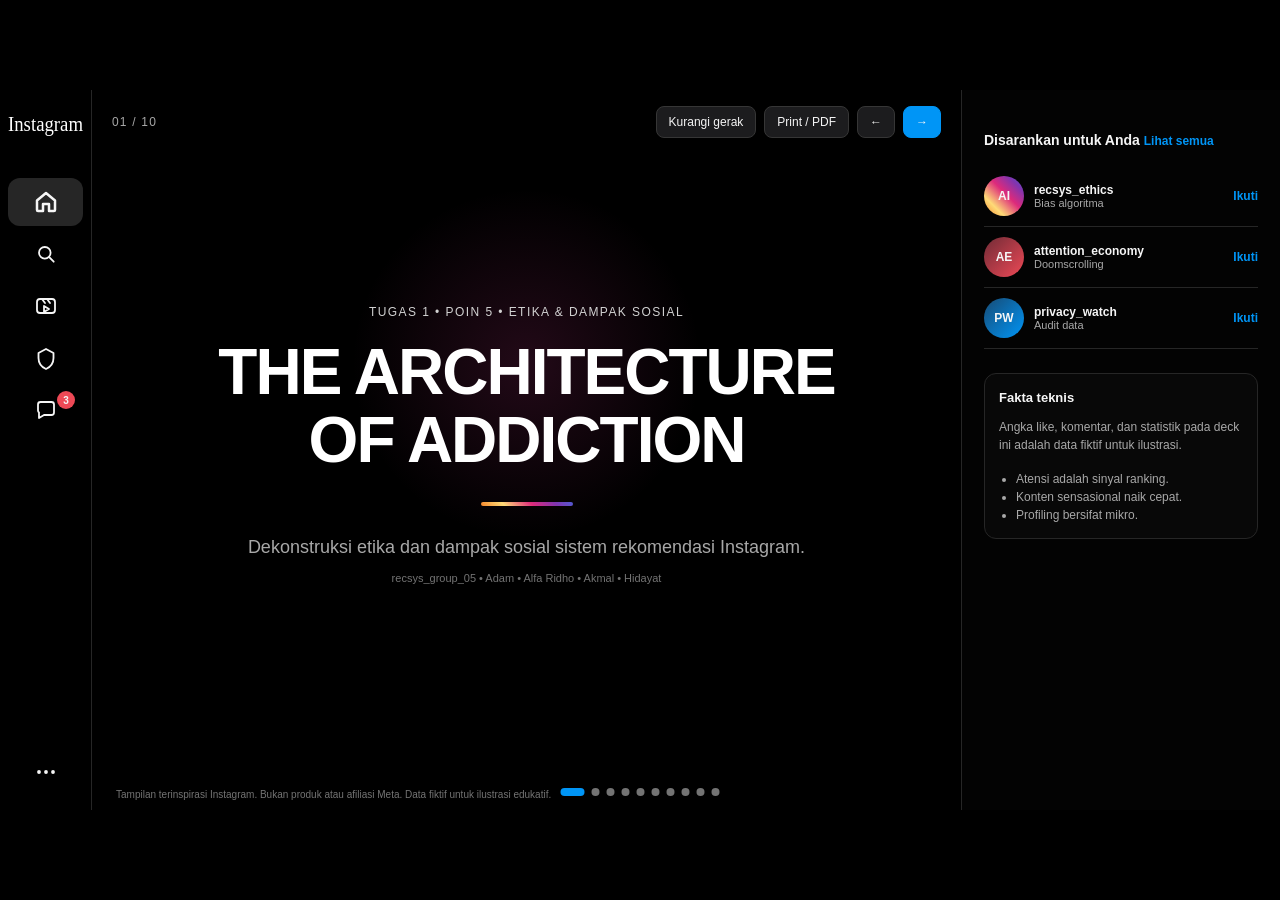
<file: index.html>
<!doctype html>
<html lang="id">
<head>
<meta charset="utf-8">
<meta name="viewport" content="width=device-width,initial-scale=1">
<title>The Architecture of Addiction - Instagram Web Deck</title>
<style>
:root{--bg:#000;--s1:#121212;--s2:#1c1c1e;--s3:#262626;--sep:#262626;--border:#363636;--text:#f5f5f5;--muted:#a8a8a8;--dim:#737373;--blue:#0095f6;--red:#ed4956;--purple:#c13584;--ig:linear-gradient(45deg,#f58529,#feda77 25%,#dd2a7b 55%,#8134af 80%,#515bd4);--ease:cubic-bezier(.22,1,.36,1)}
*{box-sizing:border-box}html,body{margin:0;background:#000;color:var(--text);font-family:-apple-system,BlinkMacSystemFont,"Segoe UI",Roboto,Arial,sans-serif}body{min-height:100vh;overflow:hidden}.stage{position:fixed;left:50%;top:50%;width:1280px;height:720px;transform:translate(-50%,-50%);transform-origin:center;background:var(--bg);overflow:hidden}.app{height:100%;display:grid;grid-template-columns:92px minmax(0,1fr) 319px}.side{border-right:1px solid var(--sep);padding:14px 8px;display:flex;flex-direction:column;gap:16px}.logo{display:flex;justify-content:center;margin:7px 0 24px;overflow:visible}.side{position:relative;z-index:40;background:#000;overflow:visible}.side nav{display:grid;gap:4px}.nav{height:48px;border:0;background:transparent;color:var(--text);border-radius:12px;display:grid;place-items:center;position:relative;cursor:pointer}.nav:hover,.nav.active{background:var(--s3)}.nav svg{width:24px;height:24px;fill:none;stroke:currentColor;stroke-width:1.8;stroke-linecap:round;stroke-linejoin:round}.nav.active svg{stroke-width:2.5}.notif{position:absolute;right:8px;top:5px;background:var(--red);border-radius:50%;min-width:18px;height:18px;padding:0 4px;font-size:10px;font-weight:700;display:grid;place-items:center}.lower{margin-top:auto}.center{position:relative;overflow:hidden}.slide{position:absolute;inset:0;opacity:0;visibility:hidden;transform:translateX(40px);transition:opacity .45s var(--ease),transform .45s var(--ease);padding:32px 42px}.slide.active{opacity:1;visibility:visible;transform:none}.slide h1,.slide h2,.slide h3{margin:0}.slide h1{font-size:42px;line-height:1.05;letter-spacing:-1.5px}.slide h2{font-size:28px;line-height:1.12}.eyebrow{color:var(--muted);font-size:12px;text-transform:uppercase;letter-spacing:.12em}.muted{color:var(--muted)}.tiny{font-size:11px;color:var(--dim)}.pill,.badge{display:inline-flex;align-items:center;border-radius:6px;padding:5px 9px;font-size:11px;font-weight:700;letter-spacing:.03em}.badge.red{color:var(--red);border:1px solid rgba(237,73,86,.6);background:rgba(237,73,86,.18)}.badge.blue{color:var(--blue);border:1px solid rgba(0,149,246,.5);background:rgba(0,149,246,.16)}.badge.purple{color:#e48ac0;border:1px solid rgba(193,53,132,.6);background:rgba(193,53,132,.16)}.right{border-left:1px solid var(--sep);padding:28px 22px;background:rgba(255,255,255,.01)}.right h3{font-size:14px;margin-bottom:18px}.suggest{display:flex;align-items:center;gap:10px;padding:10px 0;border-bottom:1px solid var(--sep)}.avatar{width:40px;height:40px;border-radius:50%;display:grid;place-items:center;font-size:12px;font-weight:700;background:var(--ig);flex:none}.avatar.sm{width:32px;height:32px}.suggest b{font-size:12px;display:block}.suggest small{font-size:11px;color:var(--muted);display:block}.follow{margin-left:auto;color:var(--blue);font-size:12px;font-weight:700}.facts{margin-top:24px;padding:14px;border:1px solid var(--sep);border-radius:12px;background:rgba(255,255,255,.02)}.facts b{font-size:13px}.facts p,.facts li{font-size:12px;line-height:1.5;color:var(--muted)}.facts ul{padding-left:17px;margin-bottom:0}.toolbar{position:absolute;z-index:20;top:16px;left:112px;right:339px;display:flex;justify-content:space-between;align-items:center;pointer-events:none}.toolbar>*{pointer-events:auto}.counter{font-size:12px;color:var(--muted);letter-spacing:.1em}.controls{display:flex;gap:8px}.btn{border:1px solid var(--border);background:var(--s2);color:var(--text);border-radius:8px;padding:8px 12px;cursor:pointer;font-size:12px}.btn.primary{background:var(--blue);border-color:var(--blue)}.btn:focus-visible,.nav:focus-visible{outline:2px solid var(--blue);outline-offset:2px}.profile{padding-top:78px}.profile-head{display:flex;gap:28px;align-items:center}.profile-avatar{width:132px;height:132px;border-radius:50%;padding:4px;background:var(--ig);display:grid;place-items:center}.profile-avatar span{width:100%;height:100%;border-radius:50%;background:var(--s2);display:grid;place-items:center;font-size:45px;border:3px solid #000}.profile-info{flex:1}.userline{display:flex;gap:12px;align-items:center;margin:8px 0 14px}.username{font-size:20px;font-weight:600}.stats{display:flex;gap:24px;font-size:14px;margin-bottom:16px}.bio{max-width:620px;line-height:1.5;font-size:14px}.quote{color:var(--red);font-style:italic}.highlights{display:flex;gap:20px;margin-top:24px}.highlight{text-align:center;font-size:12px;color:var(--muted)}.ring{width:64px;height:64px;border-radius:50%;padding:3px;background:var(--ig);display:grid;place-items:center;margin:auto auto 7px}.ring span{width:100%;height:100%;border-radius:50%;background:var(--s2);border:2px solid #000;display:grid;place-items:center;font-size:23px}.profile-grid{display:grid;grid-template-columns:repeat(3,1fr);gap:7px;margin-top:24px}.tile{height:105px;display:grid;place-items:end center;padding-bottom:10px;border:1px solid var(--border);position:relative;overflow:hidden;font-weight:700}.tile:before{content:"";position:absolute;inset:0;background:radial-gradient(circle at 30% 25%,rgba(255,255,255,.35),transparent 18%),linear-gradient(135deg,rgba(255,255,255,.1),transparent 55%)}.tile span{position:relative;text-shadow:0 2px 7px #000}.t1{background:linear-gradient(135deg,#702b36,#211015)}.t2{background:linear-gradient(135deg,#1c5d94,#0a1828)}.t3{background:linear-gradient(135deg,#5e3c70,#1b1224)}.t4{background:linear-gradient(135deg,#545454,#151515)}.t5{background:linear-gradient(135deg,#8b5b2a,#25150a)}.t6{background:linear-gradient(135deg,#234e42,#0b1d17)}.post{padding-top:82px;max-width:680px;margin:auto}.post-head{display:flex;align-items:center;gap:10px;margin-bottom:14px}.post-head .dots{margin-left:auto;font-size:18px}.media{border:1px solid var(--border);min-height:300px;padding:20px;display:grid;grid-template-columns:1fr 1fr;gap:12px;background:#090909}.media-card{padding:20px;border-radius:10px;display:flex;flex-direction:column;justify-content:center;gap:12px;line-height:1.45}.media-card.blue{background:linear-gradient(145deg,#0d4e7c,#10202c)}.media-card.red{background:linear-gradient(145deg,#702a35,#261014)}.media-card b{font-size:12px}.media-card strong{font-size:20px}.actions{display:flex;gap:20px;padding:13px 0;font-size:14px}.actions .save{margin-left:auto}.caption{font-size:13px;line-height:1.5}.funnel{list-style:none;padding:0;margin:15px 0}.funnel li{opacity:.35;padding:10px;border-bottom:1px solid var(--sep);font-size:12px;transition:.4s}.funnel li.on{opacity:1;color:var(--red)}.carousel-layout{display:grid;grid-template-columns:1fr 250px;gap:25px;height:100%;align-items:center}.carousel{overflow:hidden;border:1px solid var(--border);border-radius:12px}.track{display:flex;transition:transform .45s var(--ease)}.panel{min-width:100%;padding:30px;height:370px;display:flex;flex-direction:column;justify-content:center;gap:14px;background:linear-gradient(135deg,#3b2229,#120b0d)}.panel:nth-child(2){background:linear-gradient(135deg,#3b301e,#13100a)}.panel:nth-child(3){background:linear-gradient(135deg,#1c3a4b,#0b1317)}.panel strong{font-size:30px}.dots{display:flex;justify-content:center;gap:7px;padding:12px}.dot{width:7px;height:7px;border-radius:50%;background:var(--dim);cursor:pointer}.dot.on{background:#fff}.reels-layout{display:grid;grid-template-columns:1fr 360px 1fr;gap:28px;height:100%;align-items:center}.reels-copy{align-self:center}.reel-frame{height:590px;border:1px solid var(--border);border-radius:14px;overflow:hidden;position:relative;background:linear-gradient(160deg,#7b2639,#20101a 48%,#10192c)}.reel-inner{height:100%;padding:24px;display:flex;flex-direction:column;justify-content:flex-end;background:radial-gradient(circle at 50% 26%,rgba(255,255,255,.25),transparent 22%)}.reel-inner h2{font-size:26px}.reel-inner p{font-size:13px;color:#ddd;line-height:1.5}.reel-progress{position:absolute;top:12px;left:12px;right:12px;height:3px;background:rgba(255,255,255,.3)}.reel-progress i{display:block;width:42%;height:100%;background:#fff}.reel-actions{display:grid;gap:22px;text-align:center;color:var(--muted);font-size:12px}.reel-actions b{display:block;color:#fff;font-size:24px}.story-layout{height:100%;display:grid;grid-template-columns:160px 420px 160px;justify-content:center;align-items:center;gap:16px}.neighbor{height:510px;border-radius:12px;filter:blur(6px);opacity:.45;background:linear-gradient(145deg,#4a2431,#111);padding:22px}.story{height:620px;border-radius:12px;border:1px solid var(--border);padding:14px;background:linear-gradient(160deg,#6f2434,#16131d 58%,#0d2940);position:relative;display:flex;flex-direction:column;justify-content:flex-end}.segments{display:flex;gap:5px;position:absolute;top:13px;left:14px;right:14px}.segments i{height:3px;border-radius:2px;background:#fff;flex:1;opacity:.8}.story h2{font-size:28px}.story p{font-size:14px;line-height:1.5}.modal-bg{position:absolute;inset:0;background:rgba(0,0,0,.55);display:grid;place-items:center}.modal{width:470px;background:var(--s3);border-radius:16px;border:1px solid var(--border);padding:22px;box-shadow:0 16px 48px #000;transform:scale(.94);animation:pop .5s var(--ease) forwards}.modal h2{text-align:center;font-size:17px;margin-bottom:18px}.modal-row{padding:14px 0;border-top:1px solid var(--border);font-size:13px;line-height:1.5}.modal-row.red{color:var(--red)}.settings{padding-top:78px;max-width:720px;margin:auto}.setting{height:72px;border-bottom:1px solid var(--sep);display:flex;align-items:center;gap:16px}.setting svg{width:22px}.setting div{flex:1}.setting b{display:block;font-size:14px}.setting small{color:var(--muted);font-size:12px}.toggle{width:44px;height:26px;border-radius:20px;background:var(--blue);padding:3px;cursor:pointer}.toggle i{display:block;width:20px;height:20px;border-radius:50%;background:#fff;margin-left:18px}.dm{height:100%;display:grid;grid-template-columns:220px 1fr;padding-top:54px}.threads{border-right:1px solid var(--sep);padding:14px}.thread{display:flex;gap:9px;padding:12px 4px}.chat{padding:24px 38px 130px;display:flex;flex-direction:column;justify-content:center;gap:10px}.bubble{max-width:65%;padding:11px 14px;border-radius:18px;background:var(--s3);font-size:13px;line-height:1.45;animation:rise .4s var(--ease) both}.bubble.sent{align-self:flex-end;background:var(--blue)}.bubble:nth-child(2){animation-delay:.25s}.bubble:nth-child(3){animation-delay:.5s}.bubble:nth-child(4){animation-delay:.75s}.typing{color:var(--muted);font-size:12px}.qa{height:100%;display:grid;place-items:center;background:var(--ig)}.sticker{background:#fff;color:#111;padding:30px 48px;border-radius:8px;text-align:center;transform:rotate(-1.5deg);box-shadow:0 18px 40px rgba(0,0,0,.35);animation:drop .8s var(--ease) both}.sticker h1{font-size:30px;margin-bottom:12px}.sticker p{font-size:14px}.disclaimer{position:absolute;bottom:10px;left:116px;z-index:5;font-size:10px;color:var(--dim)}.pager{position:absolute;bottom:14px;left:50%;transform:translateX(-50%);z-index:30;display:flex;gap:7px}.pager button{width:8px;height:8px;border:0;border-radius:50%;background:var(--dim);padding:0}.pager button.active{width:24px;border-radius:10px;background:var(--blue)}@keyframes pop{to{transform:scale(1)}}@keyframes rise{from{opacity:0;transform:translateY(12px)}to{opacity:1;transform:none}}@keyframes drop{from{opacity:0;transform:rotate(-1.5deg) translateY(-120px)}to{opacity:1;transform:rotate(-1.5deg)}}@keyframes spin{to{transform:rotate(360deg)}}
 .opening{display:grid;place-items:center;text-align:center;background:radial-gradient(circle at 50% 38%,rgba(193,53,132,.18),transparent 28%),#000}.opening-content{max-width:820px}.opening .eyebrow{margin-bottom:20px;color:#d2d2d2}.opening h1{font-size:64px;letter-spacing:-2px}.opening h1 span{display:block;color:#fff}.opening .lead{margin:20px auto 0;max-width:620px;color:var(--muted);font-size:18px;line-height:1.5}.opening .accent{width:92px;height:4px;border-radius:8px;background:var(--ig);margin:28px auto}.opening .tiny{font-size:11px}.team-intro{display:grid;place-items:center;background:linear-gradient(135deg,#101014,#000 62%)}.team-card{width:760px;padding:38px 46px;border:1px solid var(--border);border-radius:18px;background:rgba(28,28,30,.94)}.team-card header{text-align:center;margin-bottom:28px}.team-card h2{font-size:30px}.team-card header p{color:var(--muted);font-size:13px}.team-list{border:1px solid var(--border);border-radius:10px;overflow:hidden}.team-row{display:grid;grid-template-columns:1fr 160px;gap:20px;padding:13px 16px;border-bottom:1px solid var(--border);font-size:14px}.team-row:last-child{border-bottom:0}.team-row span:last-child{color:var(--muted);font-variant-numeric:tabular-nums}.team-note{text-align:center;color:var(--dim);font-size:11px;margin:22px 0 0}.legacy-profile{display:none!important}
.pd-page{height:100%;padding-top:54px;display:flex;flex-direction:column;justify-content:center}.pd-head{display:flex;justify-content:space-between;align-items:center;border-bottom:1px solid var(--sep);padding-bottom:12px;margin-bottom:22px}.pd-head h2{font-size:25px}.pd-grid{display:grid;grid-template-columns:1fr 1fr;gap:14px}.pd-grid.three{grid-template-columns:repeat(3,1fr)}.pd-block{background:var(--s2);border:1px solid var(--border);border-radius:12px;padding:17px}.pd-block h3{font-size:15px;margin-bottom:8px}.pd-block p,.pd-block li{font-size:13px;color:#ddd;line-height:1.5}.pd-block ul{margin:0;padding-left:18px}.pd-block.blue-line{border-top:3px solid var(--blue)}.pd-block.red-line{border-left:3px solid var(--red)}.pd-block.purple-line{border-top:3px solid var(--purple)}.pd-insight{margin-top:16px;padding:13px 16px;border-radius:9px;background:rgba(237,73,86,.09);border:1px solid rgba(237,73,86,.25);color:#ddd;font-size:13px;line-height:1.45}.pd-number{font-size:28px;color:var(--red);font-weight:800;margin-bottom:8px}.pd-quote{text-align:center;margin-top:18px;color:var(--muted);font-size:14px;font-style:italic}.pd-qa{max-width:560px;margin:auto;text-align:center;background:#fff;color:#111;border-radius:18px;padding:32px}.pd-qa h2{color:#111;font-size:24px}.pd-qa p{color:#666;font-size:13px;line-height:1.5}.pd-qa .btn{color:var(--blue);background:#f0f2f5;border-color:#e4e6eb;width:100%;text-align:left}

/* ===== Ilustrasi pada kotak berwarna (warna asli dipertahankan lewat lapisan transparan) ===== */
.media-card.blue{background:linear-gradient(145deg,rgba(13,78,124,0.68),rgba(16,32,44,0.8)),url("data:image/svg+xml,%3Csvg xmlns=%22http://www.w3.org/2000/svg%22 viewBox=%220 0 500 600%22 preserveAspectRatio=%22xMidYMid slice%22%3E%3Cdefs%3E%3CradialGradient id=%22g%22%3E%3Cstop offset=%220%22 stop-color=%22%23fff%22 stop-opacity=%22.55%22/%3E%3Cstop offset=%221%22 stop-color=%22%23fff%22 stop-opacity=%220%22/%3E%3C/radialGradient%3E%3C/defs%3E%3Ccircle cx=%22250%22 cy=%22220%22 r=%22220%22 fill=%22url(%23g)%22 opacity=%220.8400000000000001%22/%3E%3Crect x=%22130%22 y=%2290%22 width=%22240%22 height=%22420%22 rx=%2234%22 fill=%22%23fff%22 fill-opacity=%220.06%22 stroke=%22%23fff%22 stroke-opacity=%220.8%22 stroke-width=%223%22/%3E%3Crect x=%22150%22 y=%22140%22 width=%22200%22 height=%22130%22 rx=%2214%22 fill=%22%23fff%22 fill-opacity=%220.08%22 stroke=%22%23fff%22 stroke-opacity=%220.6%22 stroke-width=%222%22/%3E%3Crect x=%22150%22 y=%22285%22 width=%22200%22 height=%2290%22 rx=%2214%22 fill=%22%23fff%22 fill-opacity=%220.08%22 stroke=%22%23fff%22 stroke-opacity=%220.5%22 stroke-width=%222%22/%3E%3Crect x=%22150%22 y=%22390%22 width=%2295%22 height=%2280%22 rx=%2212%22 fill=%22%23fff%22 fill-opacity=%220.08%22 stroke=%22%23fff%22 stroke-opacity=%220.5%22 stroke-width=%222%22/%3E%3Crect x=%22255%22 y=%22390%22 width=%2295%22 height=%2280%22 rx=%2212%22 fill=%22%23fff%22 fill-opacity=%220.08%22 stroke=%22%23fff%22 stroke-opacity=%220.5%22 stroke-width=%222%22/%3E%3Cg transform=%22translate(250,205) rotate(0) scale(2.5) translate(-12,-12)%22 fill=%22%23fff%22 fill-opacity=%220.2%22 stroke=%22%23fff%22 stroke-opacity=%220.9%22 stroke-width=%221.5%22 stroke-linecap=%22round%22 stroke-linejoin=%22round%22%3E%3Cpath d=%22M7 4l13 8-13 8z%22/%3E%3C/g%3E%3Ccircle cx=%22165%22 cy=%22118%22 r=%2216%22 fill=%22none%22 stroke=%22%23fff%22 stroke-opacity=%220.8%22 stroke-width=%222.5%22/%3E%3Ccircle cx=%22215%22 cy=%22118%22 r=%2216%22 fill=%22none%22 stroke=%22%23fff%22 stroke-opacity=%220.8%22 stroke-width=%222.5%22/%3E%3Ccircle cx=%22265%22 cy=%22118%22 r=%2216%22 fill=%22none%22 stroke=%22%23fff%22 stroke-opacity=%220.8%22 stroke-width=%222.5%22/%3E%3Ccircle cx=%22315%22 cy=%22118%22 r=%2216%22 fill=%22none%22 stroke=%22%23fff%22 stroke-opacity=%220.8%22 stroke-width=%222.5%22/%3E%3Cg transform=%22translate(400,140) rotate(14) scale(1.8333333333333333) translate(-12,-12)%22 fill=%22%23fff%22 fill-opacity=%220.12%22 stroke=%22%23fff%22 stroke-opacity=%220.85%22 stroke-width=%221.5%22 stroke-linecap=%22round%22 stroke-linejoin=%22round%22%3E%3Cpath d=%22M12 21C5 16.5 2 12.5 2 8.5 2 5.5 4.3 3.5 7 3.5c2 0 3.7 1 5 3 1.3-2 3-3 5-3 2.7 0 5 2 5 5 0 4-3 8-10 12.5z%22/%3E%3C/g%3E%3Cg transform=%22translate(95,230) rotate(-12) scale(1.6666666666666667) translate(-12,-12)%22 fill=%22%23fff%22 fill-opacity=%220.12%22 stroke=%22%23fff%22 stroke-opacity=%220.8%22 stroke-width=%221.5%22 stroke-linecap=%22round%22 stroke-linejoin=%22round%22%3E%3Cpath d=%22M4 4h16a2 2 0 0 1 2 2v9a2 2 0 0 1-2 2H9l-5 4v-4H4a2 2 0 0 1-2-2V6a2 2 0 0 1 2-2z%22/%3E%3C/g%3E%3Cg transform=%22translate(410,340) rotate(8) scale(1.9166666666666667) translate(-12,-12)%22 fill=%22%23fff%22 fill-opacity=%220.12%22 stroke=%22%23fff%22 stroke-opacity=%220.8%22 stroke-width=%221.5%22 stroke-linecap=%22round%22 stroke-linejoin=%22round%22%3E%3Cpath d=%22M3 3h8v8H3zM13 3h8v8h-8zM3 13h8v8H3zM13 13h8v8h-8z%22/%3E%3C/g%3E%3Cg transform=%22translate(85,430) rotate(-10) scale(1.5833333333333333) translate(-12,-12)%22 fill=%22%23fff%22 fill-opacity=%220.12%22 stroke=%22%23fff%22 stroke-opacity=%220.7%22 stroke-width=%221.5%22 stroke-linecap=%22round%22 stroke-linejoin=%22round%22%3E%3Cpath d=%22M12 2l3 6.9 7.5.7-5.7 5 1.7 7.4L12 18l-6.5 4 1.7-7.4-5.7-5 7.5-.7z%22/%3E%3C/g%3E%3Cg transform=%22translate(415,470) rotate(10) scale(1.6666666666666667) translate(-12,-12)%22 fill=%22%23fff%22 fill-opacity=%220.12%22 stroke=%22%23fff%22 stroke-opacity=%220.7%22 stroke-width=%221.5%22 stroke-linecap=%22round%22 stroke-linejoin=%22round%22%3E%3Cpath d=%22M22 2L11 13M22 2l-7 20-4-9-9-4z%22/%3E%3C/g%3E%3C/svg%3E") center/cover no-repeat}
.media-card.red{background:linear-gradient(145deg,rgba(112,42,53,0.68),rgba(38,16,20,0.8)),url("data:image/svg+xml,%3Csvg xmlns=%22http://www.w3.org/2000/svg%22 viewBox=%220 0 500 600%22 preserveAspectRatio=%22xMidYMid slice%22%3E%3Cdefs%3E%3CradialGradient id=%22g%22%3E%3Cstop offset=%220%22 stop-color=%22%23fff%22 stop-opacity=%22.55%22/%3E%3Cstop offset=%221%22 stop-color=%22%23fff%22 stop-opacity=%220%22/%3E%3C/radialGradient%3E%3C/defs%3E%3Ccircle cx=%22250%22 cy=%22300%22 r=%22230%22 fill=%22url(%23g)%22 opacity=%220.8400000000000001%22/%3E%3Cline x1=%22250%22 y1=%22300%22 x2=%22110%22 y2=%22150%22 stroke=%22%23fff%22 stroke-opacity=%220.45%22 stroke-width=%222.5%22 stroke-linecap=%22round%22/%3E%3Cline x1=%22250%22 y1=%22300%22 x2=%22390%22 y2=%22140%22 stroke=%22%23fff%22 stroke-opacity=%220.45%22 stroke-width=%222.5%22 stroke-linecap=%22round%22/%3E%3Cline x1=%22250%22 y1=%22300%22 x2=%2290%22 y2=%22400%22 stroke=%22%23fff%22 stroke-opacity=%220.45%22 stroke-width=%222.5%22 stroke-linecap=%22round%22/%3E%3Cline x1=%22250%22 y1=%22300%22 x2=%22400%22 y2=%22420%22 stroke=%22%23fff%22 stroke-opacity=%220.45%22 stroke-width=%222.5%22 stroke-linecap=%22round%22/%3E%3Cline x1=%22250%22 y1=%22300%22 x2=%22250%22 y2=%22120%22 stroke=%22%23fff%22 stroke-opacity=%220.45%22 stroke-width=%222.5%22 stroke-linecap=%22round%22/%3E%3Cline x1=%22250%22 y1=%22300%22 x2=%22250%22 y2=%22500%22 stroke=%22%23fff%22 stroke-opacity=%220.45%22 stroke-width=%222.5%22 stroke-linecap=%22round%22/%3E%3Cline x1=%22250%22 y1=%22300%22 x2=%22440%22 y2=%22280%22 stroke=%22%23fff%22 stroke-opacity=%220.45%22 stroke-width=%222.5%22 stroke-linecap=%22round%22/%3E%3Cline x1=%22250%22 y1=%22300%22 x2=%2260%22 y2=%22270%22 stroke=%22%23fff%22 stroke-opacity=%220.45%22 stroke-width=%222.5%22 stroke-linecap=%22round%22/%3E%3Cline x1=%22110%22 y1=%22150%22 x2=%22250%22 y2=%22120%22 stroke=%22%23fff%22 stroke-opacity=%220.45%22 stroke-width=%222.5%22 stroke-linecap=%22round%22/%3E%3Cline x1=%22250%22 y1=%22120%22 x2=%22390%22 y2=%22140%22 stroke=%22%23fff%22 stroke-opacity=%220.45%22 stroke-width=%222.5%22 stroke-linecap=%22round%22/%3E%3Cline x1=%2290%22 y1=%22400%22 x2=%2260%22 y2=%22270%22 stroke=%22%23fff%22 stroke-opacity=%220.45%22 stroke-width=%222.5%22 stroke-linecap=%22round%22/%3E%3Cline x1=%22400%22 y1=%22420%22 x2=%22440%22 y2=%22280%22 stroke=%22%23fff%22 stroke-opacity=%220.45%22 stroke-width=%222.5%22 stroke-linecap=%22round%22/%3E%3Cline x1=%2290%22 y1=%22400%22 x2=%22250%22 y2=%22500%22 stroke=%22%23fff%22 stroke-opacity=%220.45%22 stroke-width=%222.5%22 stroke-linecap=%22round%22/%3E%3Cline x1=%22250%22 y1=%22500%22 x2=%22400%22 y2=%22420%22 stroke=%22%23fff%22 stroke-opacity=%220.45%22 stroke-width=%222.5%22 stroke-linecap=%22round%22/%3E%3Ccircle cx=%22250%22 cy=%22300%22 r=%2252%22 fill=%22none%22 stroke=%22%23fff%22 stroke-opacity=%220.9%22 stroke-width=%223%22/%3E%3Cg transform=%22translate(250,300) rotate(0) scale(2.4166666666666665) translate(-12,-12)%22 fill=%22%23fff%22 fill-opacity=%220.25%22 stroke=%22%23fff%22 stroke-opacity=%220.95%22 stroke-width=%221.5%22 stroke-linecap=%22round%22 stroke-linejoin=%22round%22%3E%3Cpath d=%22M12 4a4 4 0 1 0 0 8 4 4 0 0 0 0-8zM4 21c0-4.4 3.6-8 8-8s8 3.6 8 8%22/%3E%3C/g%3E%3Ccircle cx=%22250%22 cy=%22300%22 r=%2280%22 fill=%22none%22 stroke=%22%23fff%22 stroke-opacity=%220.4%22 stroke-width=%222%22 stroke-dasharray=%226 8%22/%3E%3Ccircle cx=%22110%22 cy=%22150%22 r=%2230%22 fill=%22none%22 stroke=%22%23fff%22 stroke-opacity=%220.7%22 stroke-width=%222.5%22/%3E%3Cg transform=%22translate(110,150) rotate(0) scale(1.25) translate(-12,-12)%22 fill=%22%23fff%22 fill-opacity=%220.2%22 stroke=%22%23fff%22 stroke-opacity=%220.8%22 stroke-width=%221.5%22 stroke-linecap=%22round%22 stroke-linejoin=%22round%22%3E%3Cpath d=%22M12 4a4 4 0 1 0 0 8 4 4 0 0 0 0-8zM4 21c0-4.4 3.6-8 8-8s8 3.6 8 8%22/%3E%3C/g%3E%3Ccircle cx=%22390%22 cy=%22140%22 r=%2230%22 fill=%22none%22 stroke=%22%23fff%22 stroke-opacity=%220.7%22 stroke-width=%222.5%22/%3E%3Cg transform=%22translate(390,140) rotate(0) scale(1.25) translate(-12,-12)%22 fill=%22%23fff%22 fill-opacity=%220.2%22 stroke=%22%23fff%22 stroke-opacity=%220.8%22 stroke-width=%221.5%22 stroke-linecap=%22round%22 stroke-linejoin=%22round%22%3E%3Cpath d=%22M12 4a4 4 0 1 0 0 8 4 4 0 0 0 0-8zM4 21c0-4.4 3.6-8 8-8s8 3.6 8 8%22/%3E%3C/g%3E%3Ccircle cx=%2290%22 cy=%22400%22 r=%2230%22 fill=%22none%22 stroke=%22%23fff%22 stroke-opacity=%220.7%22 stroke-width=%222.5%22/%3E%3Cg transform=%22translate(90,400) rotate(0) scale(1.25) translate(-12,-12)%22 fill=%22%23fff%22 fill-opacity=%220.2%22 stroke=%22%23fff%22 stroke-opacity=%220.8%22 stroke-width=%221.5%22 stroke-linecap=%22round%22 stroke-linejoin=%22round%22%3E%3Cpath d=%22M12 4a4 4 0 1 0 0 8 4 4 0 0 0 0-8zM4 21c0-4.4 3.6-8 8-8s8 3.6 8 8%22/%3E%3C/g%3E%3Ccircle cx=%22400%22 cy=%22420%22 r=%2230%22 fill=%22none%22 stroke=%22%23fff%22 stroke-opacity=%220.7%22 stroke-width=%222.5%22/%3E%3Cg transform=%22translate(400,420) rotate(0) scale(1.25) translate(-12,-12)%22 fill=%22%23fff%22 fill-opacity=%220.2%22 stroke=%22%23fff%22 stroke-opacity=%220.8%22 stroke-width=%221.5%22 stroke-linecap=%22round%22 stroke-linejoin=%22round%22%3E%3Cpath d=%22M12 4a4 4 0 1 0 0 8 4 4 0 0 0 0-8zM4 21c0-4.4 3.6-8 8-8s8 3.6 8 8%22/%3E%3C/g%3E%3Ccircle cx=%22250%22 cy=%22120%22 r=%2230%22 fill=%22none%22 stroke=%22%23fff%22 stroke-opacity=%220.7%22 stroke-width=%222.5%22/%3E%3Cg transform=%22translate(250,120) rotate(0) scale(1.25) translate(-12,-12)%22 fill=%22%23fff%22 fill-opacity=%220.2%22 stroke=%22%23fff%22 stroke-opacity=%220.8%22 stroke-width=%221.5%22 stroke-linecap=%22round%22 stroke-linejoin=%22round%22%3E%3Cpath d=%22M12 4a4 4 0 1 0 0 8 4 4 0 0 0 0-8zM4 21c0-4.4 3.6-8 8-8s8 3.6 8 8%22/%3E%3C/g%3E%3Ccircle cx=%22250%22 cy=%22500%22 r=%2230%22 fill=%22none%22 stroke=%22%23fff%22 stroke-opacity=%220.7%22 stroke-width=%222.5%22/%3E%3Cg transform=%22translate(250,500) rotate(0) scale(1.25) translate(-12,-12)%22 fill=%22%23fff%22 fill-opacity=%220.2%22 stroke=%22%23fff%22 stroke-opacity=%220.8%22 stroke-width=%221.5%22 stroke-linecap=%22round%22 stroke-linejoin=%22round%22%3E%3Cpath d=%22M12 4a4 4 0 1 0 0 8 4 4 0 0 0 0-8zM4 21c0-4.4 3.6-8 8-8s8 3.6 8 8%22/%3E%3C/g%3E%3Ccircle cx=%22440%22 cy=%22280%22 r=%2230%22 fill=%22none%22 stroke=%22%23fff%22 stroke-opacity=%220.7%22 stroke-width=%222.5%22/%3E%3Cg transform=%22translate(440,280) rotate(0) scale(1.25) translate(-12,-12)%22 fill=%22%23fff%22 fill-opacity=%220.2%22 stroke=%22%23fff%22 stroke-opacity=%220.8%22 stroke-width=%221.5%22 stroke-linecap=%22round%22 stroke-linejoin=%22round%22%3E%3Cpath d=%22M12 4a4 4 0 1 0 0 8 4 4 0 0 0 0-8zM4 21c0-4.4 3.6-8 8-8s8 3.6 8 8%22/%3E%3C/g%3E%3Ccircle cx=%2260%22 cy=%22270%22 r=%2230%22 fill=%22none%22 stroke=%22%23fff%22 stroke-opacity=%220.7%22 stroke-width=%222.5%22/%3E%3Cg transform=%22translate(60,270) rotate(0) scale(1.25) translate(-12,-12)%22 fill=%22%23fff%22 fill-opacity=%220.2%22 stroke=%22%23fff%22 stroke-opacity=%220.8%22 stroke-width=%221.5%22 stroke-linecap=%22round%22 stroke-linejoin=%22round%22%3E%3Cpath d=%22M12 4a4 4 0 1 0 0 8 4 4 0 0 0 0-8zM4 21c0-4.4 3.6-8 8-8s8 3.6 8 8%22/%3E%3C/g%3E%3Cg transform=%22translate(180,215) rotate(-10) scale(1.3333333333333333) translate(-12,-12)%22 fill=%22%23fff%22 fill-opacity=%220.12%22 stroke=%22%23fff%22 stroke-opacity=%220.8%22 stroke-width=%221.5%22 stroke-linecap=%22round%22 stroke-linejoin=%22round%22%3E%3Cpath d=%22M13 2L4 14h7l-1 8 9-12h-7z%22/%3E%3C/g%3E%3Cg transform=%22translate(330,215) rotate(0) scale(1.4166666666666667) translate(-12,-12)%22 fill=%22%23fff%22 fill-opacity=%220.12%22 stroke=%22%23fff%22 stroke-opacity=%220.8%22 stroke-width=%221.5%22 stroke-linecap=%22round%22 stroke-linejoin=%22round%22%3E%3Cpath d=%22M1 12s4-7 11-7 11 7 11 7-4 7-11 7S1 12 1 12zM12 9a3 3 0 1 0 0 6 3 3 0 0 0 0-6z%22/%3E%3C/g%3E%3C/svg%3E") center/cover no-repeat}
.panel{background:linear-gradient(135deg,rgba(59,34,41,0.58),rgba(18,11,13,0.72)),url("data:image/svg+xml,%3Csvg xmlns=%22http://www.w3.org/2000/svg%22 viewBox=%220 0 700 500%22 preserveAspectRatio=%22xMidYMid slice%22%3E%3Cdefs%3E%3CradialGradient id=%22g%22%3E%3Cstop offset=%220%22 stop-color=%22%23fff%22 stop-opacity=%22.55%22/%3E%3Cstop offset=%221%22 stop-color=%22%23fff%22 stop-opacity=%220%22/%3E%3C/radialGradient%3E%3C/defs%3E%3Ccircle cx=%22520%22 cy=%22250%22 r=%22260%22 fill=%22url(%23g)%22 opacity=%220.8400000000000001%22/%3E%3Ccircle cx=%22520%22 cy=%22250%22 r=%22170%22 fill=%22none%22 stroke=%22%23fff%22 stroke-opacity=%220.35%22 stroke-width=%222%22 stroke-dasharray=%224 10%22/%3E%3Ccircle cx=%22520%22 cy=%22250%22 r=%22120%22 fill=%22none%22 stroke=%22%23fff%22 stroke-opacity=%220.45%22 stroke-width=%222%22/%3E%3Cg transform=%22translate(520,240) rotate(-8) scale(5.416666666666667) translate(-12,-12)%22 fill=%22%23fff%22 fill-opacity=%220.22%22 stroke=%22%23fff%22 stroke-opacity=%220.95%22 stroke-width=%221.5%22 stroke-linecap=%22round%22 stroke-linejoin=%22round%22%3E%3Cpath d=%22M12 21C5 16.5 2 12.5 2 8.5 2 5.5 4.3 3.5 7 3.5c2 0 3.7 1 5 3 1.3-2 3-3 5-3 2.7 0 5 2 5 5 0 4-3 8-10 12.5z%22/%3E%3C/g%3E%3Cg transform=%22translate(380,120) rotate(-10) scale(2.9166666666666665) translate(-12,-12)%22 fill=%22%23fff%22 fill-opacity=%220.12%22 stroke=%22%23fff%22 stroke-opacity=%220.85%22 stroke-width=%221.5%22 stroke-linecap=%22round%22 stroke-linejoin=%22round%22%3E%3Cpath d=%22M4 4h16a2 2 0 0 1 2 2v9a2 2 0 0 1-2 2H9l-5 4v-4H4a2 2 0 0 1-2-2V6a2 2 0 0 1 2-2z%22/%3E%3C/g%3E%3Cg transform=%22translate(640,120) rotate(12) scale(2.75) translate(-12,-12)%22 fill=%22%23fff%22 fill-opacity=%220.12%22 stroke=%22%23fff%22 stroke-opacity=%220.85%22 stroke-width=%221.5%22 stroke-linecap=%22round%22 stroke-linejoin=%22round%22%3E%3Cpath d=%22M6 3h12v18l-6-4.5L6 21z%22/%3E%3C/g%3E%3Cg transform=%22translate(390,380) rotate(8) scale(2.75) translate(-12,-12)%22 fill=%22%23fff%22 fill-opacity=%220.12%22 stroke=%22%23fff%22 stroke-opacity=%220.85%22 stroke-width=%221.5%22 stroke-linecap=%22round%22 stroke-linejoin=%22round%22%3E%3Cpath d=%22M22 2L11 13M22 2l-7 20-4-9-9-4z%22/%3E%3C/g%3E%3Cg transform=%22translate(650,380) rotate(0) scale(2.6666666666666665) translate(-12,-12)%22 fill=%22%23fff%22 fill-opacity=%220.12%22 stroke=%22%23fff%22 stroke-opacity=%220.85%22 stroke-width=%221.5%22 stroke-linecap=%22round%22 stroke-linejoin=%22round%22%3E%3Cpath d=%22M12 4a4 4 0 1 0 0 8 4 4 0 0 0 0-8zM4 21c0-4.4 3.6-8 8-8s8 3.6 8 8%22/%3E%3C/g%3E%3Cg transform=%22translate(250,60) rotate(0) scale(1.5) translate(-12,-12)%22 fill=%22%23fff%22 fill-opacity=%220.12%22 stroke=%22%23fff%22 stroke-opacity=%220.6%22 stroke-width=%221.5%22 stroke-linecap=%22round%22 stroke-linejoin=%22round%22%3E%3Cpath d=%22M12 2l3 6.9 7.5.7-5.7 5 1.7 7.4L12 18l-6.5 4 1.7-7.4-5.7-5 7.5-.7z%22/%3E%3C/g%3E%3Cg transform=%22translate(300,450) rotate(15) scale(1.4166666666666667) translate(-12,-12)%22 fill=%22%23fff%22 fill-opacity=%220.12%22 stroke=%22%23fff%22 stroke-opacity=%220.6%22 stroke-width=%221.5%22 stroke-linecap=%22round%22 stroke-linejoin=%22round%22%3E%3Cpath d=%22M12 21C5 16.5 2 12.5 2 8.5 2 5.5 4.3 3.5 7 3.5c2 0 3.7 1 5 3 1.3-2 3-3 5-3 2.7 0 5 2 5 5 0 4-3 8-10 12.5z%22/%3E%3C/g%3E%3Cg transform=%22translate(690,250) rotate(-15) scale(1.1666666666666667) translate(-12,-12)%22 fill=%22%23fff%22 fill-opacity=%220.12%22 stroke=%22%23fff%22 stroke-opacity=%220.6%22 stroke-width=%221.5%22 stroke-linecap=%22round%22 stroke-linejoin=%22round%22%3E%3Cpath d=%22M12 21C5 16.5 2 12.5 2 8.5 2 5.5 4.3 3.5 7 3.5c2 0 3.7 1 5 3 1.3-2 3-3 5-3 2.7 0 5 2 5 5 0 4-3 8-10 12.5z%22/%3E%3C/g%3E%3Cg transform=%22translate(250,300) rotate(8) scale(1.4166666666666667) translate(-12,-12)%22 fill=%22%23fff%22 fill-opacity=%220.12%22 stroke=%22%23fff%22 stroke-opacity=%220.5%22 stroke-width=%221.5%22 stroke-linecap=%22round%22 stroke-linejoin=%22round%22%3E%3Cpath d=%22M4 4h16a2 2 0 0 1 2 2v9a2 2 0 0 1-2 2H9l-5 4v-4H4a2 2 0 0 1-2-2V6a2 2 0 0 1 2-2z%22/%3E%3C/g%3E%3C/svg%3E") center/cover no-repeat}
.panel:nth-child(2){background:linear-gradient(135deg,rgba(59,48,30,0.58),rgba(19,16,10,0.72)),url("data:image/svg+xml,%3Csvg xmlns=%22http://www.w3.org/2000/svg%22 viewBox=%220 0 700 500%22 preserveAspectRatio=%22xMidYMid slice%22%3E%3Cdefs%3E%3CradialGradient id=%22g%22%3E%3Cstop offset=%220%22 stop-color=%22%23fff%22 stop-opacity=%22.55%22/%3E%3Cstop offset=%221%22 stop-color=%22%23fff%22 stop-opacity=%220%22/%3E%3C/radialGradient%3E%3C/defs%3E%3Ccircle cx=%22520%22 cy=%22250%22 r=%22260%22 fill=%22url(%23g)%22 opacity=%220.8400000000000001%22/%3E%3Ccircle cx=%22520%22 cy=%22250%22 r=%22150%22 fill=%22none%22 stroke=%22%23fff%22 stroke-opacity=%220.4%22 stroke-width=%222%22 stroke-dasharray=%223 9%22/%3E%3Cg transform=%22translate(520,240) rotate(0) scale(6.666666666666667) translate(-12,-12)%22 fill=%22%23fff%22 fill-opacity=%220.2%22 stroke=%22%23fff%22 stroke-opacity=%220.95%22 stroke-width=%221.5%22 stroke-linecap=%22round%22 stroke-linejoin=%22round%22%3E%3Cpath d=%22M1 12s4-7 11-7 11 7 11 7-4 7-11 7S1 12 1 12zM12 9a3 3 0 1 0 0 6 3 3 0 0 0 0-6z%22/%3E%3C/g%3E%3Cg transform=%22translate(380,110) rotate(0) scale(3.0833333333333335) translate(-12,-12)%22 fill=%22%23fff%22 fill-opacity=%220.12%22 stroke=%22%23fff%22 stroke-opacity=%220.85%22 stroke-width=%221.5%22 stroke-linecap=%22round%22 stroke-linejoin=%22round%22%3E%3Cpath d=%22M12 2a10 10 0 1 0 0 20 10 10 0 0 0 0-20zM12 6v6l4 2%22/%3E%3C/g%3E%3Cg transform=%22translate(655,120) rotate(0) scale(2.75) translate(-12,-12)%22 fill=%22%23fff%22 fill-opacity=%220.12%22 stroke=%22%23fff%22 stroke-opacity=%220.85%22 stroke-width=%221.5%22 stroke-linecap=%22round%22 stroke-linejoin=%22round%22%3E%3Cpath d=%22M10 3a7 7 0 1 0 0 14 7 7 0 0 0 0-14zM21 21l-6-6%22/%3E%3C/g%3E%3Cg transform=%22translate(395,385) rotate(0) scale(2.9166666666666665) translate(-12,-12)%22 fill=%22%23fff%22 fill-opacity=%220.12%22 stroke=%22%23fff%22 stroke-opacity=%220.85%22 stroke-width=%221.5%22 stroke-linecap=%22round%22 stroke-linejoin=%22round%22%3E%3Cpath d=%22M12 22s7-6.5 7-12a7 7 0 0 0-14 0c0 5.5 7 12 7 12zM12 7.5a2.5 2.5 0 1 0 0 5 2.5 2.5 0 0 0 0-5z%22/%3E%3C/g%3E%3Cg transform=%22translate(650,385) rotate(0) scale(2.75) translate(-12,-12)%22 fill=%22%23fff%22 fill-opacity=%220.12%22 stroke=%22%23fff%22 stroke-opacity=%220.85%22 stroke-width=%221.5%22 stroke-linecap=%22round%22 stroke-linejoin=%22round%22%3E%3Cpath d=%22M2 9a15 15 0 0 1 20 0M5.5 12.5a10 10 0 0 1 13 0M9 16a5 5 0 0 1 6 0M12 20h.01%22/%3E%3C/g%3E%3Cg transform=%22translate(260,250) rotate(-8) scale(2.5) translate(-12,-12)%22 fill=%22%23fff%22 fill-opacity=%220.12%22 stroke=%22%23fff%22 stroke-opacity=%220.6%22 stroke-width=%221.5%22 stroke-linecap=%22round%22 stroke-linejoin=%22round%22%3E%3Cpath d=%22M7 2h10a2 2 0 0 1 2 2v16a2 2 0 0 1-2 2H7a2 2 0 0 1-2-2V4a2 2 0 0 1 2-2zM10 19h4%22/%3E%3C/g%3E%3Cg transform=%22translate(300,440) rotate(0) scale(1.6666666666666667) translate(-12,-12)%22 fill=%22%23fff%22 fill-opacity=%220.12%22 stroke=%22%23fff%22 stroke-opacity=%220.5%22 stroke-width=%221.5%22 stroke-linecap=%22round%22 stroke-linejoin=%22round%22%3E%3Cpath d=%22M2 12s4-7 10-7 10 7 10 7-4 7-10 7S2 12 2 12zM3 3l18 18%22/%3E%3C/g%3E%3Cg transform=%22translate(690,260) rotate(0) scale(1.3333333333333333) translate(-12,-12)%22 fill=%22%23fff%22 fill-opacity=%220.12%22 stroke=%22%23fff%22 stroke-opacity=%220.55%22 stroke-width=%221.5%22 stroke-linecap=%22round%22 stroke-linejoin=%22round%22%3E%3Cpath d=%22M12 2a10 10 0 1 0 0 20 10 10 0 0 0 0-20zM12 6v6l4 2%22/%3E%3C/g%3E%3C/svg%3E") center/cover no-repeat}
.panel:nth-child(3){background:linear-gradient(135deg,rgba(28,58,75,0.58),rgba(11,19,23,0.72)),url("data:image/svg+xml,%3Csvg xmlns=%22http://www.w3.org/2000/svg%22 viewBox=%220 0 700 500%22 preserveAspectRatio=%22xMidYMid slice%22%3E%3Cdefs%3E%3CradialGradient id=%22g%22%3E%3Cstop offset=%220%22 stop-color=%22%23fff%22 stop-opacity=%22.55%22/%3E%3Cstop offset=%221%22 stop-color=%22%23fff%22 stop-opacity=%220%22/%3E%3C/radialGradient%3E%3C/defs%3E%3Ccircle cx=%22520%22 cy=%22250%22 r=%22260%22 fill=%22url(%23g)%22 opacity=%220.8400000000000001%22/%3E%3Cg transform=%22translate(520,250) rotate(0) scale(8.333333333333334) translate(-12,-12)%22 fill=%22%23fff%22 fill-opacity=%220.2%22 stroke=%22%23fff%22 stroke-opacity=%220.95%22 stroke-width=%221.5%22 stroke-linecap=%22round%22 stroke-linejoin=%22round%22%3E%3Cpath d=%22M12 4a4 4 0 1 0 0 8 4 4 0 0 0 0-8zM4 21c0-4.4 3.6-8 8-8s8 3.6 8 8%22/%3E%3C/g%3E%3Ccircle cx=%22520%22 cy=%22250%22 r=%22150%22 fill=%22none%22 stroke=%22%23fff%22 stroke-opacity=%220.4%22 stroke-width=%222%22 stroke-dasharray=%225 8%22/%3E%3Ccircle cx=%22520%22 cy=%22250%22 r=%22200%22 fill=%22none%22 stroke=%22%23fff%22 stroke-opacity=%220.25%22 stroke-width=%222%22/%3E%3Cline x1=%22520%22 y1=%22250%22 x2=%22380%22 y2=%22110%22 stroke=%22%23fff%22 stroke-opacity=%220.35%22 stroke-width=%222%22 stroke-linecap=%22round%22/%3E%3Ccircle cx=%22380%22 cy=%22110%22 r=%2226%22 fill=%22none%22 stroke=%22%23fff%22 stroke-opacity=%220.8%22 stroke-width=%222.5%22/%3E%3Cline x1=%22520%22 y1=%22250%22 x2=%22660%22 y2=%22120%22 stroke=%22%23fff%22 stroke-opacity=%220.35%22 stroke-width=%222%22 stroke-linecap=%22round%22/%3E%3Ccircle cx=%22660%22 cy=%22120%22 r=%2226%22 fill=%22none%22 stroke=%22%23fff%22 stroke-opacity=%220.8%22 stroke-width=%222.5%22/%3E%3Cline x1=%22520%22 y1=%22250%22 x2=%22390%22 y2=%22390%22 stroke=%22%23fff%22 stroke-opacity=%220.35%22 stroke-width=%222%22 stroke-linecap=%22round%22/%3E%3Ccircle cx=%22390%22 cy=%22390%22 r=%2226%22 fill=%22none%22 stroke=%22%23fff%22 stroke-opacity=%220.8%22 stroke-width=%222.5%22/%3E%3Cline x1=%22520%22 y1=%22250%22 x2=%22660%22 y2=%22380%22 stroke=%22%23fff%22 stroke-opacity=%220.35%22 stroke-width=%222%22 stroke-linecap=%22round%22/%3E%3Ccircle cx=%22660%22 cy=%22380%22 r=%2226%22 fill=%22none%22 stroke=%22%23fff%22 stroke-opacity=%220.8%22 stroke-width=%222.5%22/%3E%3Cline x1=%22520%22 y1=%22250%22 x2=%22300%22 y2=%22250%22 stroke=%22%23fff%22 stroke-opacity=%220.35%22 stroke-width=%222%22 stroke-linecap=%22round%22/%3E%3Ccircle cx=%22300%22 cy=%22250%22 r=%2226%22 fill=%22none%22 stroke=%22%23fff%22 stroke-opacity=%220.8%22 stroke-width=%222.5%22/%3E%3Cline x1=%22520%22 y1=%22250%22 x2=%22710%22 y2=%22250%22 stroke=%22%23fff%22 stroke-opacity=%220.35%22 stroke-width=%222%22 stroke-linecap=%22round%22/%3E%3Ccircle cx=%22710%22 cy=%22250%22 r=%2226%22 fill=%22none%22 stroke=%22%23fff%22 stroke-opacity=%220.8%22 stroke-width=%222.5%22/%3E%3Cg transform=%22translate(380,110) rotate(0) scale(1.25) translate(-12,-12)%22 fill=%22%23fff%22 fill-opacity=%220.12%22 stroke=%22%23fff%22 stroke-opacity=%220.9%22 stroke-width=%221.5%22 stroke-linecap=%22round%22 stroke-linejoin=%22round%22%3E%3Cpath d=%22M3 5h18v14H3zM7 15l3-6 3 6M8 13h4M16 9v6%22/%3E%3C/g%3E%3Cg transform=%22translate(660,120) rotate(0) scale(1.25) translate(-12,-12)%22 fill=%22%23fff%22 fill-opacity=%220.12%22 stroke=%22%23fff%22 stroke-opacity=%220.9%22 stroke-width=%221.5%22 stroke-linecap=%22round%22 stroke-linejoin=%22round%22%3E%3Cpath d=%22M12 22s7-6.5 7-12a7 7 0 0 0-14 0c0 5.5 7 12 7 12zM12 7.5a2.5 2.5 0 1 0 0 5 2.5 2.5 0 0 0 0-5z%22/%3E%3C/g%3E%3Cg transform=%22translate(390,390) rotate(0) scale(1.25) translate(-12,-12)%22 fill=%22%23fff%22 fill-opacity=%220.12%22 stroke=%22%23fff%22 stroke-opacity=%220.9%22 stroke-width=%221.5%22 stroke-linecap=%22round%22 stroke-linejoin=%22round%22%3E%3Cpath d=%22M10 3a7 7 0 1 0 0 14 7 7 0 0 0 0-14zM21 21l-6-6%22/%3E%3C/g%3E%3Cg transform=%22translate(660,380) rotate(0) scale(1.25) translate(-12,-12)%22 fill=%22%23fff%22 fill-opacity=%220.12%22 stroke=%22%23fff%22 stroke-opacity=%220.9%22 stroke-width=%221.5%22 stroke-linecap=%22round%22 stroke-linejoin=%22round%22%3E%3Cpath d=%22M5 11h14v10H5zM8 11V7a4 4 0 0 1 8 0v4%22/%3E%3C/g%3E%3Cg transform=%22translate(300,250) rotate(0) scale(1.1666666666666667) translate(-12,-12)%22 fill=%22%23fff%22 fill-opacity=%220.12%22 stroke=%22%23fff%22 stroke-opacity=%220.8%22 stroke-width=%221.5%22 stroke-linecap=%22round%22 stroke-linejoin=%22round%22%3E%3Cpath d=%22M12 21C5 16.5 2 12.5 2 8.5 2 5.5 4.3 3.5 7 3.5c2 0 3.7 1 5 3 1.3-2 3-3 5-3 2.7 0 5 2 5 5 0 4-3 8-10 12.5z%22/%3E%3C/g%3E%3Cg transform=%22translate(710,250) rotate(0) scale(1.0833333333333333) translate(-12,-12)%22 fill=%22%23fff%22 fill-opacity=%220.12%22 stroke=%22%23fff%22 stroke-opacity=%220.7%22 stroke-width=%221.5%22 stroke-linecap=%22round%22 stroke-linejoin=%22round%22%3E%3Cpath d=%22M12 2l3 6.9 7.5.7-5.7 5 1.7 7.4L12 18l-6.5 4 1.7-7.4-5.7-5 7.5-.7z%22/%3E%3C/g%3E%3C/svg%3E") center/cover no-repeat}
.reel-frame{background:linear-gradient(160deg,rgba(123,38,57,0.55),rgba(32,16,26,0.64) 48%,rgba(16,25,44,0.72)),url("data:image/svg+xml,%3Csvg xmlns=%22http://www.w3.org/2000/svg%22 viewBox=%220 0 360 600%22 preserveAspectRatio=%22xMidYMid slice%22%3E%3Cdefs%3E%3CradialGradient id=%22g%22%3E%3Cstop offset=%220%22 stop-color=%22%23fff%22 stop-opacity=%22.55%22/%3E%3Cstop offset=%221%22 stop-color=%22%23fff%22 stop-opacity=%220%22/%3E%3C/radialGradient%3E%3C/defs%3E%3Ccircle cx=%22180%22 cy=%22200%22 r=%22230%22 fill=%22url(%23g)%22 opacity=%220.8400000000000001%22/%3E%3Ccircle cx=%22180%22 cy=%22190%22 r=%22120%22 fill=%22none%22 stroke=%22%23fff%22 stroke-opacity=%220.4%22 stroke-width=%222%22 stroke-dasharray=%225 9%22/%3E%3Cg transform=%22translate(180,190) rotate(0) scale(6.25) translate(-12,-12)%22 fill=%22%23fff%22 fill-opacity=%220.18%22 stroke=%22%23fff%22 stroke-opacity=%220.9%22 stroke-width=%221.5%22 stroke-linecap=%22round%22 stroke-linejoin=%22round%22%3E%3Cpath d=%22M12 2a10 10 0 1 0 0 20 10 10 0 0 0 0-20zM12 6v6l4 2%22/%3E%3C/g%3E%3Cg transform=%22translate(85,380) rotate(-8) scale(2.75) translate(-12,-12)%22 fill=%22%23fff%22 fill-opacity=%220.12%22 stroke=%22%23fff%22 stroke-opacity=%220.85%22 stroke-width=%221.5%22 stroke-linecap=%22round%22 stroke-linejoin=%22round%22%3E%3Cpath d=%22M3 5h18v14H3zM7 15l3-6 3 6M8 13h4M16 9v6%22/%3E%3C/g%3E%3Cg transform=%22translate(270,370) rotate(10) scale(2.25) translate(-12,-12)%22 fill=%22%23fff%22 fill-opacity=%220.12%22 stroke=%22%23fff%22 stroke-opacity=%220.8%22 stroke-width=%221.5%22 stroke-linecap=%22round%22 stroke-linejoin=%22round%22%3E%3Cpath d=%22M13 2L4 14h7l-1 8 9-12h-7z%22/%3E%3C/g%3E%3Cg transform=%22translate(185,470) rotate(0) scale(2.5) translate(-12,-12)%22 fill=%22%23fff%22 fill-opacity=%220.12%22 stroke=%22%23fff%22 stroke-opacity=%220.85%22 stroke-width=%221.5%22 stroke-linecap=%22round%22 stroke-linejoin=%22round%22%3E%3Cpath d=%22M17 2l4 4-4 4M3 11V9a3 3 0 0 1 3-3h15M7 22l-4-4 4-4M21 13v2a3 3 0 0 1-3 3H3%22/%3E%3C/g%3E%3Ccircle cx=%22275%22 cy=%2280%22 r=%2234%22 fill=%22none%22 stroke=%22%23fff%22 stroke-opacity=%220.85%22 stroke-width=%223%22/%3E%3Ctext x=%22275%22 y=%2294%22 font-family=%22Arial,Helvetica,sans-serif%22 font-size=%2244%22 font-weight=%22700%22 text-anchor=%22middle%22 fill=%22%23fff%22 fill-opacity=%22.9%22%3E%24%3C/text%3E%3Cg transform=%22translate(180,555) rotate(0) scale(1.6666666666666667) translate(-12,-12)%22 fill=%22%23fff%22 fill-opacity=%220.12%22 stroke=%22%23fff%22 stroke-opacity=%220.7%22 stroke-width=%221.5%22 stroke-linecap=%22round%22 stroke-linejoin=%22round%22%3E%3Cpath d=%22M6 9l6 6 6-6%22/%3E%3C/g%3E%3Cg transform=%22translate(180,535) rotate(0) scale(1.6666666666666667) translate(-12,-12)%22 fill=%22%23fff%22 fill-opacity=%220.12%22 stroke=%22%23fff%22 stroke-opacity=%220.4%22 stroke-width=%221.5%22 stroke-linecap=%22round%22 stroke-linejoin=%22round%22%3E%3Cpath d=%22M6 9l6 6 6-6%22/%3E%3C/g%3E%3C/svg%3E") center/cover no-repeat}
.story{background:linear-gradient(160deg,rgba(111,36,52,0.55),rgba(22,19,29,0.64) 58%,rgba(13,41,64,0.72)),url("data:image/svg+xml,%3Csvg xmlns=%22http://www.w3.org/2000/svg%22 viewBox=%220 0 400 600%22 preserveAspectRatio=%22xMidYMid slice%22%3E%3Cdefs%3E%3CradialGradient id=%22g%22%3E%3Cstop offset=%220%22 stop-color=%22%23fff%22 stop-opacity=%22.55%22/%3E%3Cstop offset=%221%22 stop-color=%22%23fff%22 stop-opacity=%220%22/%3E%3C/radialGradient%3E%3C/defs%3E%3Ccircle cx=%22200%22 cy=%22215%22 r=%22200%22 fill=%22url(%23g)%22 opacity=%220.8400000000000001%22/%3E%3Ccircle cx=%22200%22 cy=%22215%22 r=%2250%22 fill=%22none%22 stroke=%22%23fff%22 stroke-opacity=%220.9%22 stroke-width=%223%22/%3E%3Ccircle cx=%22200%22 cy=%22215%22 r=%2290%22 fill=%22none%22 stroke=%22%23fff%22 stroke-opacity=%220.7%22 stroke-width=%223%22/%3E%3Ccircle cx=%22200%22 cy=%22215%22 r=%22130%22 fill=%22none%22 stroke=%22%23fff%22 stroke-opacity=%220.5%22 stroke-width=%222%22 stroke-dasharray=%226 10%22/%3E%3Ccircle cx=%22200%22 cy=%22215%22 r=%22170%22 fill=%22none%22 stroke=%22%23fff%22 stroke-opacity=%220.3%22 stroke-width=%222%22 stroke-dasharray=%226 10%22/%3E%3Cg transform=%22translate(200,215) rotate(0) scale(2.3333333333333335) translate(-12,-12)%22 fill=%22%23fff%22 fill-opacity=%220.25%22 stroke=%22%23fff%22 stroke-opacity=%220.95%22 stroke-width=%221.5%22 stroke-linecap=%22round%22 stroke-linejoin=%22round%22%3E%3Cpath d=%22M12 4a4 4 0 1 0 0 8 4 4 0 0 0 0-8zM4 21c0-4.4 3.6-8 8-8s8 3.6 8 8%22/%3E%3C/g%3E%3Cg transform=%22translate(200,28) rotate(180) scale(1.4166666666666667) translate(-12,-12)%22 fill=%22%23fff%22 fill-opacity=%220.12%22 stroke=%22%23fff%22 stroke-opacity=%220.7%22 stroke-width=%221.5%22 stroke-linecap=%22round%22 stroke-linejoin=%22round%22%3E%3Cpath d=%22M6 9l6 6 6-6%22/%3E%3C/g%3E%3Cg transform=%22translate(20,215) rotate(90) scale(1.4166666666666667) translate(-12,-12)%22 fill=%22%23fff%22 fill-opacity=%220.12%22 stroke=%22%23fff%22 stroke-opacity=%220.7%22 stroke-width=%221.5%22 stroke-linecap=%22round%22 stroke-linejoin=%22round%22%3E%3Cpath d=%22M6 9l6 6 6-6%22/%3E%3C/g%3E%3Cg transform=%22translate(380,215) rotate(-90) scale(1.4166666666666667) translate(-12,-12)%22 fill=%22%23fff%22 fill-opacity=%220.12%22 stroke=%22%23fff%22 stroke-opacity=%220.7%22 stroke-width=%221.5%22 stroke-linecap=%22round%22 stroke-linejoin=%22round%22%3E%3Cpath d=%22M6 9l6 6 6-6%22/%3E%3C/g%3E%3Cg transform=%22translate(105,110) rotate(0) scale(1.5) translate(-12,-12)%22 fill=%22%23fff%22 fill-opacity=%220.12%22 stroke=%22%23fff%22 stroke-opacity=%220.75%22 stroke-width=%221.5%22 stroke-linecap=%22round%22 stroke-linejoin=%22round%22%3E%3Cpath d=%22M2 12s4-7 10-7 10 7 10 7-4 7-10 7S2 12 2 12zM3 3l18 18%22/%3E%3C/g%3E%3Cg transform=%22translate(300,320) rotate(0) scale(1.6666666666666667) translate(-12,-12)%22 fill=%22%23fff%22 fill-opacity=%220.12%22 stroke=%22%23fff%22 stroke-opacity=%220.8%22 stroke-width=%221.5%22 stroke-linecap=%22round%22 stroke-linejoin=%22round%22%3E%3Cpath d=%22M17 2l4 4-4 4M3 11V9a3 3 0 0 1 3-3h15M7 22l-4-4 4-4M21 13v2a3 3 0 0 1-3 3H3%22/%3E%3C/g%3E%3Cg transform=%22translate(305,105) rotate(10) scale(1.3333333333333333) translate(-12,-12)%22 fill=%22%23fff%22 fill-opacity=%220.12%22 stroke=%22%23fff%22 stroke-opacity=%220.7%22 stroke-width=%221.5%22 stroke-linecap=%22round%22 stroke-linejoin=%22round%22%3E%3Cpath d=%22M12 21C5 16.5 2 12.5 2 8.5 2 5.5 4.3 3.5 7 3.5c2 0 3.7 1 5 3 1.3-2 3-3 5-3 2.7 0 5 2 5 5 0 4-3 8-10 12.5z%22/%3E%3C/g%3E%3Cg transform=%22translate(100,320) rotate(0) scale(1.5) translate(-12,-12)%22 fill=%22%23fff%22 fill-opacity=%220.12%22 stroke=%22%23fff%22 stroke-opacity=%220.7%22 stroke-width=%221.5%22 stroke-linecap=%22round%22 stroke-linejoin=%22round%22%3E%3Cpath d=%22M3 3h8v8H3zM13 3h8v8h-8zM3 13h8v8H3zM13 13h8v8h-8z%22/%3E%3C/g%3E%3C/svg%3E") center/cover no-repeat}
.neighbor:first-child{background:linear-gradient(145deg,rgba(74,36,49,0.6),rgba(17,17,17,0.74)),url("data:image/svg+xml,%3Csvg xmlns=%22http://www.w3.org/2000/svg%22 viewBox=%220 0 180 510%22 preserveAspectRatio=%22xMidYMid slice%22%3E%3Cdefs%3E%3CradialGradient id=%22g%22%3E%3Cstop offset=%220%22 stop-color=%22%23fff%22 stop-opacity=%22.55%22/%3E%3Cstop offset=%221%22 stop-color=%22%23fff%22 stop-opacity=%220%22/%3E%3C/radialGradient%3E%3C/defs%3E%3Cg transform=%22translate(60,70) rotate(0) scale(1.8333333333333333) translate(-12,-12)%22 fill=%22%23fff%22 fill-opacity=%220.15%22 stroke=%22%23fff%22 stroke-opacity=%220.7%22 stroke-width=%221.5%22 stroke-linecap=%22round%22 stroke-linejoin=%22round%22%3E%3Cpath d=%22M12 21C5 16.5 2 12.5 2 8.5 2 5.5 4.3 3.5 7 3.5c2 0 3.7 1 5 3 1.3-2 3-3 5-3 2.7 0 5 2 5 5 0 4-3 8-10 12.5z%22/%3E%3C/g%3E%3Cg transform=%22translate(140,70) rotate(0) scale(1.8333333333333333) translate(-12,-12)%22 fill=%22%23fff%22 fill-opacity=%220.15%22 stroke=%22%23fff%22 stroke-opacity=%220.7%22 stroke-width=%221.5%22 stroke-linecap=%22round%22 stroke-linejoin=%22round%22%3E%3Cpath d=%22M12 21C5 16.5 2 12.5 2 8.5 2 5.5 4.3 3.5 7 3.5c2 0 3.7 1 5 3 1.3-2 3-3 5-3 2.7 0 5 2 5 5 0 4-3 8-10 12.5z%22/%3E%3C/g%3E%3Cg transform=%22translate(60,165) rotate(0) scale(1.8333333333333333) translate(-12,-12)%22 fill=%22%23fff%22 fill-opacity=%220.15%22 stroke=%22%23fff%22 stroke-opacity=%220.7%22 stroke-width=%221.5%22 stroke-linecap=%22round%22 stroke-linejoin=%22round%22%3E%3Cpath d=%22M12 21C5 16.5 2 12.5 2 8.5 2 5.5 4.3 3.5 7 3.5c2 0 3.7 1 5 3 1.3-2 3-3 5-3 2.7 0 5 2 5 5 0 4-3 8-10 12.5z%22/%3E%3C/g%3E%3Cg transform=%22translate(140,165) rotate(0) scale(1.8333333333333333) translate(-12,-12)%22 fill=%22%23fff%22 fill-opacity=%220.15%22 stroke=%22%23fff%22 stroke-opacity=%220.7%22 stroke-width=%221.5%22 stroke-linecap=%22round%22 stroke-linejoin=%22round%22%3E%3Cpath d=%22M12 21C5 16.5 2 12.5 2 8.5 2 5.5 4.3 3.5 7 3.5c2 0 3.7 1 5 3 1.3-2 3-3 5-3 2.7 0 5 2 5 5 0 4-3 8-10 12.5z%22/%3E%3C/g%3E%3Cg transform=%22translate(60,260) rotate(0) scale(1.8333333333333333) translate(-12,-12)%22 fill=%22%23fff%22 fill-opacity=%220.15%22 stroke=%22%23fff%22 stroke-opacity=%220.7%22 stroke-width=%221.5%22 stroke-linecap=%22round%22 stroke-linejoin=%22round%22%3E%3Cpath d=%22M12 21C5 16.5 2 12.5 2 8.5 2 5.5 4.3 3.5 7 3.5c2 0 3.7 1 5 3 1.3-2 3-3 5-3 2.7 0 5 2 5 5 0 4-3 8-10 12.5z%22/%3E%3C/g%3E%3Cg transform=%22translate(140,260) rotate(0) scale(1.8333333333333333) translate(-12,-12)%22 fill=%22%23fff%22 fill-opacity=%220.15%22 stroke=%22%23fff%22 stroke-opacity=%220.7%22 stroke-width=%221.5%22 stroke-linecap=%22round%22 stroke-linejoin=%22round%22%3E%3Cpath d=%22M12 21C5 16.5 2 12.5 2 8.5 2 5.5 4.3 3.5 7 3.5c2 0 3.7 1 5 3 1.3-2 3-3 5-3 2.7 0 5 2 5 5 0 4-3 8-10 12.5z%22/%3E%3C/g%3E%3C/svg%3E") center/cover no-repeat}
.neighbor:last-child{background:linear-gradient(145deg,rgba(74,36,49,0.6),rgba(17,17,17,0.74)),url("data:image/svg+xml,%3Csvg xmlns=%22http://www.w3.org/2000/svg%22 viewBox=%220 0 180 510%22 preserveAspectRatio=%22xMidYMid slice%22%3E%3Cdefs%3E%3CradialGradient id=%22g%22%3E%3Cstop offset=%220%22 stop-color=%22%23fff%22 stop-opacity=%22.55%22/%3E%3Cstop offset=%221%22 stop-color=%22%23fff%22 stop-opacity=%220%22/%3E%3C/radialGradient%3E%3C/defs%3E%3Cg transform=%22translate(60,70) rotate(0) scale(1.8333333333333333) translate(-12,-12)%22 fill=%22%23fff%22 fill-opacity=%220.12%22 stroke=%22%23fff%22 stroke-opacity=%220.7%22 stroke-width=%221.5%22 stroke-linecap=%22round%22 stroke-linejoin=%22round%22%3E%3Cpath d=%22M12 2l3 6.9 7.5.7-5.7 5 1.7 7.4L12 18l-6.5 4 1.7-7.4-5.7-5 7.5-.7z%22/%3E%3C/g%3E%3Cg transform=%22translate(140,120) rotate(0) scale(1.8333333333333333) translate(-12,-12)%22 fill=%22%23fff%22 fill-opacity=%220.12%22 stroke=%22%23fff%22 stroke-opacity=%220.7%22 stroke-width=%221.5%22 stroke-linecap=%22round%22 stroke-linejoin=%22round%22%3E%3Cpath d=%22M12 22s7-6.5 7-12a7 7 0 0 0-14 0c0 5.5 7 12 7 12zM12 7.5a2.5 2.5 0 1 0 0 5 2.5 2.5 0 0 0 0-5z%22/%3E%3C/g%3E%3Cg transform=%22translate(60,210) rotate(0) scale(1.8333333333333333) translate(-12,-12)%22 fill=%22%23fff%22 fill-opacity=%220.12%22 stroke=%22%23fff%22 stroke-opacity=%220.7%22 stroke-width=%221.5%22 stroke-linecap=%22round%22 stroke-linejoin=%22round%22%3E%3Cpath d=%22M1 12s4-7 11-7 11 7 11 7-4 7-11 7S1 12 1 12zM12 9a3 3 0 1 0 0 6 3 3 0 0 0 0-6z%22/%3E%3C/g%3E%3Cg transform=%22translate(140,300) rotate(0) scale(1.8333333333333333) translate(-12,-12)%22 fill=%22%23fff%22 fill-opacity=%220.12%22 stroke=%22%23fff%22 stroke-opacity=%220.7%22 stroke-width=%221.5%22 stroke-linecap=%22round%22 stroke-linejoin=%22round%22%3E%3Cpath d=%22M4 4h16a2 2 0 0 1 2 2v9a2 2 0 0 1-2 2H9l-5 4v-4H4a2 2 0 0 1-2-2V6a2 2 0 0 1 2-2z%22/%3E%3C/g%3E%3Cg transform=%22translate(60,390) rotate(0) scale(1.8333333333333333) translate(-12,-12)%22 fill=%22%23fff%22 fill-opacity=%220.12%22 stroke=%22%23fff%22 stroke-opacity=%220.7%22 stroke-width=%221.5%22 stroke-linecap=%22round%22 stroke-linejoin=%22round%22%3E%3Cpath d=%22M3 3h8v8H3zM13 3h8v8h-8zM3 13h8v8H3zM13 13h8v8h-8z%22/%3E%3C/g%3E%3Cg transform=%22translate(140,450) rotate(0) scale(1.8333333333333333) translate(-12,-12)%22 fill=%22%23fff%22 fill-opacity=%220.12%22 stroke=%22%23fff%22 stroke-opacity=%220.7%22 stroke-width=%221.5%22 stroke-linecap=%22round%22 stroke-linejoin=%22round%22%3E%3Cpath d=%22M13 2L4 14h7l-1 8 9-12h-7z%22/%3E%3C/g%3E%3C/svg%3E") center/cover no-repeat}
.qa{background:url("data:image/svg+xml,%3Csvg xmlns=%22http://www.w3.org/2000/svg%22 viewBox=%220 0 1280 720%22 preserveAspectRatio=%22xMidYMid slice%22%3E%3Cdefs%3E%3CradialGradient id=%22g%22%3E%3Cstop offset=%220%22 stop-color=%22%23fff%22 stop-opacity=%22.55%22/%3E%3Cstop offset=%221%22 stop-color=%22%23fff%22 stop-opacity=%220%22/%3E%3C/radialGradient%3E%3C/defs%3E%3Cg transform=%22translate(513,340) rotate(5) scale(4.166666666666667) translate(-12,-12)%22 fill=%22%23fff%22 fill-opacity=%220.08%22 stroke=%22%23fff%22 stroke-opacity=%220.5%22 stroke-width=%221.5%22 stroke-linecap=%22round%22 stroke-linejoin=%22round%22%3E%3Cpath d=%22M9 9a3 3 0 1 1 4.5 2.6c-1 .6-1.5 1.2-1.5 2.4M12 18h.01%22/%3E%3C/g%3E%3Cg transform=%22translate(347,122) rotate(0) scale(1.8333333333333333) translate(-12,-12)%22 fill=%22%23fff%22 fill-opacity=%220.08%22 stroke=%22%23fff%22 stroke-opacity=%220.5%22 stroke-width=%221.5%22 stroke-linecap=%22round%22 stroke-linejoin=%22round%22%3E%3Cpath d=%22M9 9a3 3 0 1 1 4.5 2.6c-1 .6-1.5 1.2-1.5 2.4M12 18h.01%22/%3E%3C/g%3E%3Cg transform=%22translate(1155,326) rotate(-11) scale(1.8333333333333333) translate(-12,-12)%22 fill=%22%23fff%22 fill-opacity=%220.08%22 stroke=%22%23fff%22 stroke-opacity=%220.5%22 stroke-width=%221.5%22 stroke-linecap=%22round%22 stroke-linejoin=%22round%22%3E%3Cpath d=%22M1 12s4-7 11-7 11 7 11 7-4 7-11 7S1 12 1 12zM12 9a3 3 0 1 0 0 6 3 3 0 0 0 0-6z%22/%3E%3C/g%3E%3Cg transform=%22translate(1095,579) rotate(24) scale(3.3333333333333335) translate(-12,-12)%22 fill=%22%23fff%22 fill-opacity=%220.08%22 stroke=%22%23fff%22 stroke-opacity=%220.5%22 stroke-width=%221.5%22 stroke-linecap=%22round%22 stroke-linejoin=%22round%22%3E%3Cpath d=%22M4 4h16a2 2 0 0 1 2 2v9a2 2 0 0 1-2 2H9l-5 4v-4H4a2 2 0 0 1-2-2V6a2 2 0 0 1 2-2z%22/%3E%3C/g%3E%3Cg transform=%22translate(383,138) rotate(-24) scale(2.5) translate(-12,-12)%22 fill=%22%23fff%22 fill-opacity=%220.08%22 stroke=%22%23fff%22 stroke-opacity=%220.5%22 stroke-width=%221.5%22 stroke-linecap=%22round%22 stroke-linejoin=%22round%22%3E%3Cpath d=%22M4 4h16a2 2 0 0 1 2 2v9a2 2 0 0 1-2 2H9l-5 4v-4H4a2 2 0 0 1-2-2V6a2 2 0 0 1 2-2z%22/%3E%3C/g%3E%3Cg transform=%22translate(563,308) rotate(-6) scale(2.5) translate(-12,-12)%22 fill=%22%23fff%22 fill-opacity=%220.08%22 stroke=%22%23fff%22 stroke-opacity=%220.5%22 stroke-width=%221.5%22 stroke-linecap=%22round%22 stroke-linejoin=%22round%22%3E%3Cpath d=%22M9 9a3 3 0 1 1 4.5 2.6c-1 .6-1.5 1.2-1.5 2.4M12 18h.01%22/%3E%3C/g%3E%3Cg transform=%22translate(623,672) rotate(-20) scale(3.3333333333333335) translate(-12,-12)%22 fill=%22%23fff%22 fill-opacity=%220.08%22 stroke=%22%23fff%22 stroke-opacity=%220.5%22 stroke-width=%221.5%22 stroke-linecap=%22round%22 stroke-linejoin=%22round%22%3E%3Cpath d=%22M1 12s4-7 11-7 11 7 11 7-4 7-11 7S1 12 1 12zM12 9a3 3 0 1 0 0 6 3 3 0 0 0 0-6z%22/%3E%3C/g%3E%3Cg transform=%22translate(721,427) rotate(-14) scale(2.5) translate(-12,-12)%22 fill=%22%23fff%22 fill-opacity=%220.08%22 stroke=%22%23fff%22 stroke-opacity=%220.5%22 stroke-width=%221.5%22 stroke-linecap=%22round%22 stroke-linejoin=%22round%22%3E%3Cpath d=%22M12 2l3 6.9 7.5.7-5.7 5 1.7 7.4L12 18l-6.5 4 1.7-7.4-5.7-5 7.5-.7z%22/%3E%3C/g%3E%3Cg transform=%22translate(536,514) rotate(10) scale(1.8333333333333333) translate(-12,-12)%22 fill=%22%23fff%22 fill-opacity=%220.08%22 stroke=%22%23fff%22 stroke-opacity=%220.5%22 stroke-width=%221.5%22 stroke-linecap=%22round%22 stroke-linejoin=%22round%22%3E%3Cpath d=%22M4 4h16a2 2 0 0 1 2 2v9a2 2 0 0 1-2 2H9l-5 4v-4H4a2 2 0 0 1-2-2V6a2 2 0 0 1 2-2z%22/%3E%3C/g%3E%3Cg transform=%22translate(644,37) rotate(23) scale(3.3333333333333335) translate(-12,-12)%22 fill=%22%23fff%22 fill-opacity=%220.08%22 stroke=%22%23fff%22 stroke-opacity=%220.5%22 stroke-width=%221.5%22 stroke-linecap=%22round%22 stroke-linejoin=%22round%22%3E%3Cpath d=%22M4 4h16a2 2 0 0 1 2 2v9a2 2 0 0 1-2 2H9l-5 4v-4H4a2 2 0 0 1-2-2V6a2 2 0 0 1 2-2z%22/%3E%3C/g%3E%3Cg transform=%22translate(1071,229) rotate(13) scale(4.166666666666667) translate(-12,-12)%22 fill=%22%23fff%22 fill-opacity=%220.08%22 stroke=%22%23fff%22 stroke-opacity=%220.5%22 stroke-width=%221.5%22 stroke-linecap=%22round%22 stroke-linejoin=%22round%22%3E%3Cpath d=%22M12 21C5 16.5 2 12.5 2 8.5 2 5.5 4.3 3.5 7 3.5c2 0 3.7 1 5 3 1.3-2 3-3 5-3 2.7 0 5 2 5 5 0 4-3 8-10 12.5z%22/%3E%3C/g%3E%3Cg transform=%22translate(620,471) rotate(-11) scale(2.5) translate(-12,-12)%22 fill=%22%23fff%22 fill-opacity=%220.08%22 stroke=%22%23fff%22 stroke-opacity=%220.5%22 stroke-width=%221.5%22 stroke-linecap=%22round%22 stroke-linejoin=%22round%22%3E%3Cpath d=%22M12 21C5 16.5 2 12.5 2 8.5 2 5.5 4.3 3.5 7 3.5c2 0 3.7 1 5 3 1.3-2 3-3 5-3 2.7 0 5 2 5 5 0 4-3 8-10 12.5z%22/%3E%3C/g%3E%3Cg transform=%22translate(654,295) rotate(-20) scale(1.8333333333333333) translate(-12,-12)%22 fill=%22%23fff%22 fill-opacity=%220.08%22 stroke=%22%23fff%22 stroke-opacity=%220.5%22 stroke-width=%221.5%22 stroke-linecap=%22round%22 stroke-linejoin=%22round%22%3E%3Cpath d=%22M1 12s4-7 11-7 11 7 11 7-4 7-11 7S1 12 1 12zM12 9a3 3 0 1 0 0 6 3 3 0 0 0 0-6z%22/%3E%3C/g%3E%3Cg transform=%22translate(124,503) rotate(8) scale(3.3333333333333335) translate(-12,-12)%22 fill=%22%23fff%22 fill-opacity=%220.08%22 stroke=%22%23fff%22 stroke-opacity=%220.5%22 stroke-width=%221.5%22 stroke-linecap=%22round%22 stroke-linejoin=%22round%22%3E%3Cpath d=%22M22 2L11 13M22 2l-7 20-4-9-9-4z%22/%3E%3C/g%3E%3Cg transform=%22translate(1124,512) rotate(-16) scale(3.3333333333333335) translate(-12,-12)%22 fill=%22%23fff%22 fill-opacity=%220.08%22 stroke=%22%23fff%22 stroke-opacity=%220.5%22 stroke-width=%221.5%22 stroke-linecap=%22round%22 stroke-linejoin=%22round%22%3E%3Cpath d=%22M22 2L11 13M22 2l-7 20-4-9-9-4z%22/%3E%3C/g%3E%3Cg transform=%22translate(430,98) rotate(15) scale(2.5) translate(-12,-12)%22 fill=%22%23fff%22 fill-opacity=%220.08%22 stroke=%22%23fff%22 stroke-opacity=%220.5%22 stroke-width=%221.5%22 stroke-linecap=%22round%22 stroke-linejoin=%22round%22%3E%3Cpath d=%22M12 21C5 16.5 2 12.5 2 8.5 2 5.5 4.3 3.5 7 3.5c2 0 3.7 1 5 3 1.3-2 3-3 5-3 2.7 0 5 2 5 5 0 4-3 8-10 12.5z%22/%3E%3C/g%3E%3Cg transform=%22translate(933,312) rotate(2) scale(3.3333333333333335) translate(-12,-12)%22 fill=%22%23fff%22 fill-opacity=%220.08%22 stroke=%22%23fff%22 stroke-opacity=%220.5%22 stroke-width=%221.5%22 stroke-linecap=%22round%22 stroke-linejoin=%22round%22%3E%3Cpath d=%22M9 9a3 3 0 1 1 4.5 2.6c-1 .6-1.5 1.2-1.5 2.4M12 18h.01%22/%3E%3C/g%3E%3Cg transform=%22translate(1235,358) rotate(-5) scale(2.5) translate(-12,-12)%22 fill=%22%23fff%22 fill-opacity=%220.08%22 stroke=%22%23fff%22 stroke-opacity=%220.5%22 stroke-width=%221.5%22 stroke-linecap=%22round%22 stroke-linejoin=%22round%22%3E%3Cpath d=%22M22 2L11 13M22 2l-7 20-4-9-9-4z%22/%3E%3C/g%3E%3Cg transform=%22translate(236,93) rotate(-8) scale(2.5) translate(-12,-12)%22 fill=%22%23fff%22 fill-opacity=%220.08%22 stroke=%22%23fff%22 stroke-opacity=%220.5%22 stroke-width=%221.5%22 stroke-linecap=%22round%22 stroke-linejoin=%22round%22%3E%3Cpath d=%22M22 2L11 13M22 2l-7 20-4-9-9-4z%22/%3E%3C/g%3E%3Cg transform=%22translate(1222,660) rotate(-18) scale(2.5) translate(-12,-12)%22 fill=%22%23fff%22 fill-opacity=%220.08%22 stroke=%22%23fff%22 stroke-opacity=%220.5%22 stroke-width=%221.5%22 stroke-linecap=%22round%22 stroke-linejoin=%22round%22%3E%3Cpath d=%22M1 12s4-7 11-7 11 7 11 7-4 7-11 7S1 12 1 12zM12 9a3 3 0 1 0 0 6 3 3 0 0 0 0-6z%22/%3E%3C/g%3E%3Cg transform=%22translate(708,211) rotate(-24) scale(4.166666666666667) translate(-12,-12)%22 fill=%22%23fff%22 fill-opacity=%220.08%22 stroke=%22%23fff%22 stroke-opacity=%220.5%22 stroke-width=%221.5%22 stroke-linecap=%22round%22 stroke-linejoin=%22round%22%3E%3Cpath d=%22M4 4h16a2 2 0 0 1 2 2v9a2 2 0 0 1-2 2H9l-5 4v-4H4a2 2 0 0 1-2-2V6a2 2 0 0 1 2-2z%22/%3E%3C/g%3E%3Cg transform=%22translate(117,395) rotate(-7) scale(1.8333333333333333) translate(-12,-12)%22 fill=%22%23fff%22 fill-opacity=%220.08%22 stroke=%22%23fff%22 stroke-opacity=%220.5%22 stroke-width=%221.5%22 stroke-linecap=%22round%22 stroke-linejoin=%22round%22%3E%3Cpath d=%22M22 2L11 13M22 2l-7 20-4-9-9-4z%22/%3E%3C/g%3E%3Cg transform=%22translate(699,48) rotate(-5) scale(3.3333333333333335) translate(-12,-12)%22 fill=%22%23fff%22 fill-opacity=%220.08%22 stroke=%22%23fff%22 stroke-opacity=%220.5%22 stroke-width=%221.5%22 stroke-linecap=%22round%22 stroke-linejoin=%22round%22%3E%3Cpath d=%22M4 4h16a2 2 0 0 1 2 2v9a2 2 0 0 1-2 2H9l-5 4v-4H4a2 2 0 0 1-2-2V6a2 2 0 0 1 2-2z%22/%3E%3C/g%3E%3Cg transform=%22translate(343,450) rotate(-7) scale(1.8333333333333333) translate(-12,-12)%22 fill=%22%23fff%22 fill-opacity=%220.08%22 stroke=%22%23fff%22 stroke-opacity=%220.5%22 stroke-width=%221.5%22 stroke-linecap=%22round%22 stroke-linejoin=%22round%22%3E%3Cpath d=%22M1 12s4-7 11-7 11 7 11 7-4 7-11 7S1 12 1 12zM12 9a3 3 0 1 0 0 6 3 3 0 0 0 0-6z%22/%3E%3C/g%3E%3Cg transform=%22translate(422,484) rotate(-9) scale(2.5) translate(-12,-12)%22 fill=%22%23fff%22 fill-opacity=%220.08%22 stroke=%22%23fff%22 stroke-opacity=%220.5%22 stroke-width=%221.5%22 stroke-linecap=%22round%22 stroke-linejoin=%22round%22%3E%3Cpath d=%22M4 4h16a2 2 0 0 1 2 2v9a2 2 0 0 1-2 2H9l-5 4v-4H4a2 2 0 0 1-2-2V6a2 2 0 0 1 2-2z%22/%3E%3C/g%3E%3Cg transform=%22translate(811,643) rotate(11) scale(3.3333333333333335) translate(-12,-12)%22 fill=%22%23fff%22 fill-opacity=%220.08%22 stroke=%22%23fff%22 stroke-opacity=%220.5%22 stroke-width=%221.5%22 stroke-linecap=%22round%22 stroke-linejoin=%22round%22%3E%3Cpath d=%22M9 9a3 3 0 1 1 4.5 2.6c-1 .6-1.5 1.2-1.5 2.4M12 18h.01%22/%3E%3C/g%3E%3Cg transform=%22translate(49,402) rotate(-15) scale(4.166666666666667) translate(-12,-12)%22 fill=%22%23fff%22 fill-opacity=%220.08%22 stroke=%22%23fff%22 stroke-opacity=%220.5%22 stroke-width=%221.5%22 stroke-linecap=%22round%22 stroke-linejoin=%22round%22%3E%3Cpath d=%22M9 9a3 3 0 1 1 4.5 2.6c-1 .6-1.5 1.2-1.5 2.4M12 18h.01%22/%3E%3C/g%3E%3Cg transform=%22translate(777,401) rotate(3) scale(1.8333333333333333) translate(-12,-12)%22 fill=%22%23fff%22 fill-opacity=%220.08%22 stroke=%22%23fff%22 stroke-opacity=%220.5%22 stroke-width=%221.5%22 stroke-linecap=%22round%22 stroke-linejoin=%22round%22%3E%3Cpath d=%22M4 4h16a2 2 0 0 1 2 2v9a2 2 0 0 1-2 2H9l-5 4v-4H4a2 2 0 0 1-2-2V6a2 2 0 0 1 2-2z%22/%3E%3C/g%3E%3Cg transform=%22translate(454,464) rotate(-22) scale(1.8333333333333333) translate(-12,-12)%22 fill=%22%23fff%22 fill-opacity=%220.08%22 stroke=%22%23fff%22 stroke-opacity=%220.5%22 stroke-width=%221.5%22 stroke-linecap=%22round%22 stroke-linejoin=%22round%22%3E%3Cpath d=%22M9 9a3 3 0 1 1 4.5 2.6c-1 .6-1.5 1.2-1.5 2.4M12 18h.01%22/%3E%3C/g%3E%3Cg transform=%22translate(157,86) rotate(13) scale(2.5) translate(-12,-12)%22 fill=%22%23fff%22 fill-opacity=%220.08%22 stroke=%22%23fff%22 stroke-opacity=%220.5%22 stroke-width=%221.5%22 stroke-linecap=%22round%22 stroke-linejoin=%22round%22%3E%3Cpath d=%22M22 2L11 13M22 2l-7 20-4-9-9-4z%22/%3E%3C/g%3E%3Cg transform=%22translate(336,651) rotate(12) scale(4.166666666666667) translate(-12,-12)%22 fill=%22%23fff%22 fill-opacity=%220.08%22 stroke=%22%23fff%22 stroke-opacity=%220.5%22 stroke-width=%221.5%22 stroke-linecap=%22round%22 stroke-linejoin=%22round%22%3E%3Cpath d=%22M9 9a3 3 0 1 1 4.5 2.6c-1 .6-1.5 1.2-1.5 2.4M12 18h.01%22/%3E%3C/g%3E%3Cg transform=%22translate(540,359) rotate(8) scale(1.8333333333333333) translate(-12,-12)%22 fill=%22%23fff%22 fill-opacity=%220.08%22 stroke=%22%23fff%22 stroke-opacity=%220.5%22 stroke-width=%221.5%22 stroke-linecap=%22round%22 stroke-linejoin=%22round%22%3E%3Cpath d=%22M9 9a3 3 0 1 1 4.5 2.6c-1 .6-1.5 1.2-1.5 2.4M12 18h.01%22/%3E%3C/g%3E%3Cg transform=%22translate(629,449) rotate(5) scale(2.5) translate(-12,-12)%22 fill=%22%23fff%22 fill-opacity=%220.08%22 stroke=%22%23fff%22 stroke-opacity=%220.5%22 stroke-width=%221.5%22 stroke-linecap=%22round%22 stroke-linejoin=%22round%22%3E%3Cpath d=%22M22 2L11 13M22 2l-7 20-4-9-9-4z%22/%3E%3C/g%3E%3Cg transform=%22translate(443,277) rotate(6) scale(4.166666666666667) translate(-12,-12)%22 fill=%22%23fff%22 fill-opacity=%220.08%22 stroke=%22%23fff%22 stroke-opacity=%220.5%22 stroke-width=%221.5%22 stroke-linecap=%22round%22 stroke-linejoin=%22round%22%3E%3Cpath d=%22M12 21C5 16.5 2 12.5 2 8.5 2 5.5 4.3 3.5 7 3.5c2 0 3.7 1 5 3 1.3-2 3-3 5-3 2.7 0 5 2 5 5 0 4-3 8-10 12.5z%22/%3E%3C/g%3E%3C/svg%3E"),var(--ig)}
.media-card,.panel,.reel-inner,.story h2,.story p{text-shadow:0 1px 8px rgba(0,0,0,.55)}
@media(prefers-reduced-motion:reduce){*,*::before,*::after{animation-duration:.01ms!important;transition-duration:.01ms!important}.slide{transform:none!important}}
#printRoot{display:none}
@media print{
@page{size:1280px 720px;margin:0}
html,body{width:1280px;height:auto!important;min-height:0!important;overflow:visible!important;background:#000!important;-webkit-print-color-adjust:exact;print-color-adjust:exact}
body>.stage{display:none!important}
#printRoot{display:block!important}
*,*::before,*::after{animation:none!important;transition:none!important}
.print-page{position:relative;width:1280px;height:720px;overflow:hidden;background:#000;break-after:page;page-break-after:always;break-inside:avoid}
.print-page:last-child{break-after:auto;page-break-after:auto}
.print-page .app{width:1280px;height:720px}
.print-page .slide{opacity:1;visibility:visible;transform:none}
.print-page .modal{transform:none}
.print-page .print-counter{position:absolute;z-index:20;top:16px;left:112px;font-size:12px;color:var(--muted);letter-spacing:.1em}
.print-page .disclaimer{display:block}
.print-page .dot{border:0;padding:0;min-width:7px;min-height:7px}
}
</style>
</head>
<body>
<div class="stage" id="stage">
  <div class="toolbar"><span class="counter" id="counter">01 / 10</span><div class="controls"><button class="btn" id="motionBtn">Kurangi gerak</button><button class="btn" id="printBtn">Print / PDF</button><button class="btn" id="prevBtn">&#8592;</button><button class="btn primary" id="nextBtn">&#8594;</button></div></div>
  <div class="app">
    <aside class="side"><div class="logo"><svg viewBox="0 0 84 30" width="76" height="27" role="img" aria-label="Instagram"><text x="0" y="22" textLength="84" lengthAdjust="spacingAndGlyphs" font-family="'Segoe Script','Brush Script MT','Snell Roundhand',cursive" font-size="24" fill="#fff">Instagram</text></svg></div><nav>
      <button class="nav active" data-nav="profile" aria-label="Profile"><svg viewBox="0 0 24 24"><path d="M3 10.5 12 3l9 7.5V20a1 1 0 0 1-1 1h-5v-7H9v7H4a1 1 0 0 1-1-1v-9.5Z"/></svg></button>
      <button class="nav" data-nav="feed" aria-label="Search"><svg viewBox="0 0 24 24"><circle cx="10.8" cy="10.8" r="5.8"/><path d="m15.2 15.2 4.5 4.5"/></svg></button>
      <button class="nav" data-nav="reels" aria-label="Reels"><svg viewBox="0 0 24 24"><rect x="3" y="5" width="18" height="14" rx="3"/><path d="m8 5 3 4m2-4 3 4m-6 3 5 3-5 3z"/></svg></button>
      <button class="nav" data-nav="privacy" aria-label="Privacy"><svg viewBox="0 0 24 24"><path d="M12 3 4.5 7v5c0 4.9 3.1 9.1 7.5 11 4.4-1.9 7.5-6.1 7.5-11V7L12 3Z"/></svg></button>
      <button class="nav" data-nav="dm" aria-label="Messages"><svg viewBox="0 0 24 24"><path d="M4 6.5A2.5 2.5 0 0 1 6.5 4h11A2.5 2.5 0 0 1 20 6.5v8a2.5 2.5 0 0 1-2.5 2.5H10l-5 3v-5.5a2.5 2.5 0 0 1-1-2z"/></svg><span class="notif" id="notif">3</span></button>
    </nav><nav class="lower"><button class="nav" aria-label="More"><svg viewBox="0 0 24 24"><circle cx="5" cy="12" r="1"/><circle cx="12" cy="12" r="1"/><circle cx="19" cy="12" r="1"/></svg></button></nav></aside>
    <main class="center" id="center">
      <section class="slide active opening" data-nav="profile"><div class="opening-content"><div class="eyebrow">Tugas 1 &bull; Poin 5 &bull; Etika &amp; Dampak Sosial</div><h1><span>THE ARCHITECTURE</span><span>OF ADDICTION</span></h1><div class="accent"></div><p class="lead">Dekonstruksi etika dan dampak sosial sistem rekomendasi Instagram.</p><p class="tiny">recsys_group_05 &bull; Adam &bull; Alfa Ridho &bull; Akmal &bull; Hidayat</p></div></section>
      <section class="slide team-intro" data-nav="profile"><div class="team-card"><header><div class="eyebrow">Instagram Web Deck</div><h2>Disusun Oleh Kelompok 6</h2><p>Review Sistem Rekomendasi Instagram</p></header><div class="team-list"><div class="team-row"><span>MUHAMMAD ADAM SISWANTORO</span><span>24.12.3281</span></div><div class="team-row"><span>MUHAMMAD ALFARIDHO P.W</span><span>24.12.3325</span></div><div class="team-row"><span>MUHAMAD HAFIDZ AKMAL</span><span>24.12.3215</span></div><div class="team-row"><span>HIDAYAT NUR ROSYID</span><span>24.12.3380</span></div></div><p class="team-note">Dosen Pengampu: Prof. Dr. Kusnini, S.Kom., M.Kom. &bull; Dr. Sri Nurdi Wahyuni, S.T., M.Kom. &bull; Arif Nur Rohman, M.Kom.</p></div></section>
      <section class="slide legacy-profile profile" data-nav="profile"><div class="profile-head"><div class="profile-avatar"><span>&#9878;</span></div><div class="profile-info"><div class="userline"><span class="username">recsys_group_05</span><span class="pill badge blue">Following</span><button class="btn">Message</button></div><div class="stats"><b><span data-count="8">0</span> posts</b><b>4 anggota</b><b>Poin 5</b></div><div class="bio"><b>THE ARCHITECTURE OF ADDICTION</b><br> Dekonstruksi Etika &amp; Dampak Sosial Sistem Rekomendasi Instagram.<br><span class="quote">"Jika produknya gratis, perhatian dan perilakumu adalah barang dagangannya."</span><br>Adam &bull; Alfa Ridho &bull; Akmal &bull; Hidayat</div></div></div><div class="highlights"><div class="highlight"><div class="ring"><span>&#9888;</span></div>Bias</div><div class="highlight"><div class="ring"><span>&#8734;</span></div>Adiksi</div><div class="highlight"><div class="ring"><span>&#9632;</span></div>Kotak Hitam</div><div class="highlight"><div class="ring"><span>&#128274;</span></div>Privasi</div></div><div class="profile-grid"><div class="tile t1"><span>Bias</span></div><div class="tile t2"><span>Adiksi</span></div><div class="tile t3"><span>Black box</span></div><div class="tile t4"><span>Privasi</span></div><div class="tile t5"><span>Solusi</span></div><div class="tile t6"><span>Impact</span></div></div></section>
      <section class="slide post" data-nav="feed"><div class="post-head"><div class="avatar sm">IG</div><div><b>recsys_group_05</b><div class="tiny">Disarankan untuk Anda &bull; 32 mnt</div></div><span class="dots">•••</span></div><span class="badge red">MISALIGNED INCENTIVES</span><div class="media" id="media"><div class="media-card blue"><b>KLAIM RESMI PLATFORM</b><strong>Menghubungkan orang dengan hal yang mereka sukai.</strong><span class="tiny">Relevan, personal, cerdas.</span></div><div class="media-card red"><b>REALITAS ARSITEKTUR RECSYS</b><strong>Memanjangkan time spent demi iklan.</strong><span class="tiny">Atensi berubah menjadi komoditas.</span></div></div><div class="actions">&#9825; 98,4 rb &nbsp; &#128172; 3.128 &nbsp; &#9992; <span class="save">&#128278;</span></div><div class="caption"><b>recsys_group_05</b> Jika produknya gratis, kamu adalah produknya. #RecSys #Etika</div></section>
      <section class="slide" data-nav="feed"><div class="carousel-layout"><div><div class="eyebrow">Pilar 1 &bull; Bias</div><h2>Mengapa kemarahan &amp; sensasionalisme cepat terjual?</h2><div class="carousel" style="margin-top:22px"><div class="track" id="track"><div class="panel"><span class="badge red">ATTENTION POLARIZATION</span><strong>Bias Interaksi</strong><p>Engagement baiting membuat konten provokatif lebih mudah naik daripada konten edukatif.</p></div><div class="panel"><span class="badge red">COMMERCIAL BIAS</span><strong>Ramah Pengiklan</strong><p>Konten konsumtif dan estetika dominan mendapat ruang lebih aman untuk sponsor.</p></div><div class="panel"><span class="badge blue">AESTHETIC BIAS</span><strong>Bias Visual</strong><p>Konvensi visual tertentu terus diulang sampai terlihat seperti satu-satunya standar.</p></div></div><div class="dots"><button class="dot on"></button><button class="dot"></button><button class="dot"></button></div></div></div><aside class="facts"><b>Tiga sinyal bias</b><ul><li>Interaksi emosional</li><li>Keamanan komersial</li><li>Estetika konvensional</li></ul></aside></div></section>
      <section class="slide" data-nav="reels"><div class="reels-layout"><div class="reels-copy"><div class="eyebrow">Pilar 2</div><h2>Mekanisme kasino digital di dalam saku.</h2><p class="muted">Reels tidak punya stopping cue. Satu swipe membuka hadiah berikutnya.</p><span class="badge red">DOOMSCROLLING TRAP</span></div><div class="reel-frame"><div class="reel-progress"><i></i></div><div class="reel-inner"><span class="eyebrow">REEL 01 / 03</span><h2>&#127922; Variable Rewards</h2><p>Hadiah sosial datang tak terduga: like, komentar, dan rekomendasi yang terasa personal.</p></div></div><div class="reel-actions"><div><b>&#9829;</b>98,4 rb</div><div><b>&#128172;</b>3.128</div><div><b>&#9992;</b>Bagikan</div><div><b>&#128278;</b>Simpan</div></div></div></section>
      <section class="slide" data-nav="reels"><div class="story-layout"><div class="neighbor"><h2>Story sebelumnya</h2><p>Perbandingan sosial</p></div><div class="story"><div class="segments"><i></i><i></i><i></i><i></i></div><span class="badge red">RISIKO ADIKSI</span><h2>Mengunci pengguna agar terus scroll.</h2><p>Tanpa stopping cue, waktu berlalu tanpa sadar. Attention span turun, insomnia dan kecemasan meningkat.</p><div class="tiny">Kirim pesan... &nbsp; &#9825; &#9992;</div></div><div class="neighbor"><h2>Story berikutnya</h2><p>Jejak data</p></div></div></section>
      <section class="slide" data-nav="feed"><div class="modal-bg"><div class="modal"><h2>Mengapa Anda melihat postingan ini?</h2><div class="modal-row">Penjelasan resmi: karena Anda menyukai video serupa. <span class="badge">SUPERFICIAL ONLY</span></div><div class="modal-row red"><b>Lapisan deep learning tersembunyi</b><br><span class="muted">Bobot parameter dan logika ranking tidak dibuka untuk audit publik.</span></div><div class="modal-row red"><b>Nol akuntabilitas</b><br><span class="muted">Dampak otomatis jatuh pada pengguna, bukan pada model.</span></div><div class="modal-row"><button class="btn primary">Pahami Risiko Sistem</button> <button class="btn">Tutup</button></div></div></div></section>
      <section class="slide settings" data-nav="privacy"><div class="eyebrow">Settings &bull; Privasi</div><h2 style="margin:10px 0 24px">Privasi &amp; Pengawasan Perilaku</h2><div class="setting"><span>&#9201;</span><div><b>Dwell Time &amp; Scroll Velocity</b><small>Merekam jeda tatap layar tanpa persetujuan eksplisit.</small></div><span class="badge red">IMPLISIT</span><button class="toggle locked"><i></i></button></div><div class="setting"><span>&#127760;</span><div><b>Pelacakan Eksternal via Meta Pixel</b><small>Riwayat web dan e-commerce dibaca lintas platform.</small></div><span class="badge red">CROSS-PLATFORM</span><button class="toggle locked"><i></i></button></div><div class="setting"><span>&#9888;</span><div><b>Kendali Semu</b><small>Opsi Not Interested tetap dipengaruhi profil personal.</small></div><span class="badge purple">NO OPT-OUT</span><button class="toggle locked"><i></i></button></div><div class="facts"><b>Kesimpulan</b><p>Jejak bawah sadar ditambang tanpa izin riil. Transparansi, pilihan eksplisit, dan audit independen perlu diwajibkan.</p></div></section>
      <section class="slide dm" data-nav="dm"><aside class="threads"><div class="eyebrow">Messages</div><div class="thread"><div class="avatar sm">RA</div><div><b>responsible_ai</b><div class="tiny">aktif sekarang</div></div></div><div class="thread"><div class="avatar sm">EG</div><div><b>ethics_group</b><div class="tiny">3 pesan baru</div></div></div></aside><div class="chat"><div class="typing">responsible_ai sedang mengetik ...</div><div class="bubble sent">Platform: wajibkan explicit stopping cues dan feed kronologis permanen.</div><div class="bubble sent">Regulasi: audit algoritmik independen berkala, terutama untuk anak muda.</div><div class="bubble sent">Pengguna: sadari bahwa beranda adalah manipulasi statistik, bukan realitas.</div><div class="bubble"><b>Jeda:</b> kamu sudah menonton 10 slide. Perhatianmu kembali menjadi milikmu.</div></div></section>
      <section class="slide qa" data-nav="profile"><div class="sticker"><h1>&#10067; Ada Pertanyaan Kritis?</h1><p>Mari diskusikan batas antara kemudahan teknologi<br>dan eksploitasi atensi.</p><div class="btn" style="color:var(--blue);background:#f4f4f4">Kirim tanggapan ke: Adam, Alfa Ridho, Akmal, Hidayat...</div></div></section>
    </main>
    <aside class="right"><h3>Disarankan untuk Anda <span class="follow">Lihat semua</span></h3><div class="suggest"><div class="avatar">AI</div><div><b>recsys_ethics</b><small>Bias algoritma</small></div><span class="follow">Ikuti</span></div><div class="suggest"><div class="avatar" style="background:linear-gradient(135deg,#702b36,#ed4956)">AE</div><div><b>attention_economy</b><small>Doomscrolling</small></div><span class="follow">Ikuti</span></div><div class="suggest"><div class="avatar" style="background:linear-gradient(135deg,#174b75,#0095f6)">PW</div><div><b>privacy_watch</b><small>Audit data</small></div><span class="follow">Ikuti</span></div><div class="facts"><b>Fakta teknis</b><p>Angka like, komentar, dan statistik pada deck ini adalah data fiktif untuk ilustrasi.</p><ul><li>Atensi adalah sinyal ranking.</li><li>Konten sensasional naik cepat.</li><li>Profiling bersifat mikro.</li></ul></div></aside>
  </div>
  <div class="disclaimer">Tampilan terinspirasi Instagram. Bukan produk atau afiliasi Meta. Data fiktif untuk ilustrasi edukatif.</div><div class="pager" id="pager"></div>
</div>
<div id="printRoot"></div>
<script>
const allSlides=[...document.querySelectorAll('.slide:not(.legacy-profile)')];if(false){
allSlides[2].innerHTML='<div class="pd-page"><div class="pd-head"><h2>Poin 1: Identifikasi Sistem Rekomendasi</h2><span class="badge blue">FITUR &amp; PENDEKATAN</span></div><div class="pd-grid"><div class="pd-block blue-line"><h3 style="color:var(--blue)">Bentuk yang Kita Lihat Sehari-hari</h3><ul><li><b>Reels:</b> video dari akun asing melalui swipe up.</li><li><b>Explore:</b> foto dan video sesuai topik tontonan.</li><li><b>Feed:</b> Suggested Posts di sela postingan teman.</li><li><b>Stories:</b> akun yang sering dilihat muncul lebih awal.</li></ul></div><div class="pd-block purple-line"><h3 style="color:#e48ac0">Pendekatan Hybrid (Campuran)</h3><ul><li><b>Content-Based:</b> audio, caption, hashtag, dan objek gambar.</li><li><b>Collaborative Filtering:</b> pola kesamaan antar-pengguna.</li><li><b>AI:</b> mengolah data untuk memprediksi tontonan.</li></ul></div></div><div class="pd-insight"><b>Insight:</b> Instagram menggabungkan atribut konten dengan graf pertemanan untuk personalisasi tanpa jeda.</div></div>';
allSlides[3].innerHTML='<div class="pd-page"><div class="pd-head"><h2>Poin 2: Data yang Digunakan</h2><span class="badge purple">INPUT &amp; PROFILING</span></div><div class="pd-grid"><div class="pd-block"><h3>Data Sadar (Eksplisit)</h3><ul><li>Like dan komentar.</li><li>Share ke DM teman.</li><li>Save konten.</li><li>Follow atau Unfollow akun.</li></ul></div><div class="pd-block"><h3>Data Diam-diam (Implisit)</h3><ul><li>Durasi menonton dan jeda sebelum swipe.</li><li>Video selesai, diulang, atau diskip.</li><li>Riwayat pencarian.</li><li>Koneksi, device, kota, dan jam aktif.</li></ul></div></div><div class="pd-insight"><b style="color:var(--red)">Apakah mengambil data pribadi? Iya, sangat banyak.</b><br>Instagram memetakan minat, barang yang ingin dibeli, selera humor, hingga lingkaran pertemanan.</div></div>';
allSlides[4].innerHTML='<div class="pd-page"><div class="pd-head"><h2>Poin 3: Tujuan Sistem Rekomendasi</h2><span class="badge red">MOTIVASI &amp; BISNIS</span></div><div class="pd-grid"><div class="pd-block red-line"><h3 style="color:var(--red)">Tujuan Utama Platform</h3><ul><li><b>Biar betah:</b> menjaga pengguna berlama-lama dan sulit berhenti scroll.</li><li><b>Jualan iklan:</b> durasi layar lebih panjang berarti lebih banyak slot sponsor.</li></ul></div><div class="pd-block blue-line"><h3 style="color:var(--blue)">Selaras dengan Kebutuhan Pengguna?</h3><ul><li><b>Sisi baik:</b> menemukan konten favorit tanpa mencari manual.</li><li><b>Sisi buruk:</b> niat membuka 5 menit bisa berubah menjadi 1 jam.</li></ul></div></div><div class="pd-insight"><b>Dilema Atensi:</b> efisiensi pencarian pengguna ditukar dengan keterikatan waktu penggunaan layar.</div></div>';
allSlides[5].innerHTML='<div class="pd-page"><div class="pd-head"><h2>Poin 4: User Experience (UX)</h2><span class="badge blue">RELEVANSI &amp; KENDALI</span></div><div class="pd-grid three"><div class="pd-block blue-line"><div class="pd-number">01</div><h3>Tepat Sasaran</h3><p>Menonton tiga video tips gym sampai habis dapat membuat Explore dan Reels dipenuhi konten olahraga.</p></div><div class="pd-block red-line"><div class="pd-number">02</div><h3>Filter Bubble</h3><p>Sistem cenderung mengulang kebiasaan lama sehingga sudut pandang baru jarang muncul.</p></div><div class="pd-block"><div class="pd-number" style="color:var(--muted)">03</div><h3>Kendali Pengguna</h3><p>Tombol Not Interested tersedia, tetapi tersembunyi dan jarang disentuh.</p></div></div></div>';
allSlides[6].innerHTML='<div class="pd-page"><div class="pd-head"><h2>Poin 5: Aspek Etika &amp; Dampak Sosial</h2><span class="badge red">CRITICAL AUDIT</span></div><div class="pd-grid"><div class="pd-block red-line"><h3>1. Potensi Bias</h3><p>Konten heboh dan memicu kemarahan didorong viral karena interaksi emosionalnya tinggi.</p></div><div class="pd-block red-line"><h3>2. Doomscrolling</h3><p>Swipe tanpa akhir mirip mesin judi: video berikutnya yang tidak diketahui membuat jempol terus bergerak.</p></div><div class="pd-block blue-line"><h3>3. Transparansi</h3><p>Menu Mengapa Anda Melihat Ini hanya normatif; formula dan bobot AI tetap dirahasiakan.</p></div><div class="pd-block blue-line"><h3>4. Pengawasan Privasi</h3><p>Ketukan, durasi jeda, dan gerak pengguna dicatat untuk melatih mesin rekomendasi.</p></div></div><div class="pd-insight"><b>Kesimpulan:</b> perhatian pengguna bukan lagi sekadar data konsumen, melainkan produk utama yang dimonetisasi.</div></div>';
allSlides[7].innerHTML='<div class="pd-page"><div class="pd-qa"><div class="qa-icon" style="margin:0 auto 14px">?</div><h2>Sesi Tanya Jawab (Q&amp;A)</h2><p>Terima kasih atas perhatian Dosen Pengampu dan rekan-rekan mahasiswa.</p><div class="btn">Kelompok 6: Adam • Alfa Ridho • Akmal • Hidayat</div></div></div>';
allSlides[8].classList.add('pitch-extra');
allSlides[9].classList.add('pitch-extra');
}if(true){
allSlides[2].innerHTML='<div class="post-head"><div class="avatar sm">IG</div><div><b>recsys_group_05</b><div class="tiny">Poin 1 &bull; Identifikasi Sistem Rekomendasi</div></div><span class="dots">•••</span></div><span class="badge blue">FITUR &amp; PENDEKATAN</span><div class="media" id="media"><div class="media-card blue"><b>BENTUK YANG KITA LIHAT</b><strong>Reels, Explore, Feed, dan Stories</strong><span class="tiny">Konten terasa personal meski berasal dari akun yang tidak kita ikuti.</span></div><div class="media-card red"><b>PENDEKATAN HYBRID</b><strong>Content-Based + Collaborative Filtering</strong><span class="tiny">Audio, caption, hashtag, objek, dan pola pengguna dihitung oleh AI.</span></div></div><div class="actions">&#9825; Relevan &nbsp; &#128172; Personal &nbsp; &#9992; Hybrid <span class="save">&#128278;</span></div><div class="caption"><b>recsys_group_05</b> Instagram menggabungkan atribut konten dengan graf pertemanan untuk memprediksi tontonan berikutnya.</div></section>';
allSlides[3].innerHTML='<div class="carousel-layout"><div><div class="eyebrow">Poin 2 &bull; Data yang Digunakan</div><h2>Apa yang kita berikan, dan apa yang diam-diam dicatat?</h2><div class="carousel" style="margin-top:22px"><div class="track" id="track"><div class="panel"><span class="badge blue">DATA EKSPLISIT</span><strong>Data yang Sadar Kita Berikan</strong><p>Like, komentar, share ke DM, save, serta follow dan unfollow akun.</p></div><div class="panel"><span class="badge red">DATA IMPLISIT</span><strong>Data Diam-diam Dicatat</strong><p>Durasi menonton, video selesai atau diskip, riwayat pencarian, koneksi, perangkat, kota, dan jam aktif.</p></div><div class="panel"><span class="badge red">PROFILING</span><strong>Apakah Data Pribadi Diambil?</strong><p>Iya, sangat banyak: minat, barang yang ingin dibeli, selera humor, dan lingkaran pertemanan.</p></div></div><div class="dots"><button class="dot on"></button><button class="dot"></button><button class="dot"></button></div></div></div><aside class="facts"><b>Jejak digital</b><ul><li>Like dan komentar</li><li>Dwell time</li><li>Riwayat pencarian</li><li>Device dan lokasi</li></ul></aside></div>';
allSlides[4].innerHTML='<div class="reels-layout"><div class="reels-copy"><div class="eyebrow">Poin 3 &bull; Tujuan Sistem</div><h2>Mengapa sistem ini terus menyodorkan video?</h2><p class="muted">Tujuan bisnisnya adalah engagement dan lebih banyak ruang iklan.</p><span class="badge red">MOTIVASI &amp; BISNIS</span></div><div class="reel-frame"><div class="reel-progress"><i></i></div><div class="reel-inner"><span class="eyebrow">TUJUAN PLATFORM</span><h2>Biar kita betah.</h2><p>Makin lama melihat layar, makin banyak iklan bersponsor yang dapat diselipkan di antara video.</p><span class="tiny">Sisi baik: menemukan konten favorit. Sisi buruk: 5 menit dapat berubah menjadi 1 jam.</span></div></div><div class="reel-actions"><div><b>&#9201;</b>Time spent</div><div><b>&#9829;</b>Engagement</div><div><b>&#36;</b>Iklan</div><div><b>&#8734;</b>Scroll</div></div></div>';
allSlides[5].innerHTML='<div class="story-layout"><div class="neighbor"><h2>Minat lama</h2><p>Konten berulang</p></div><div class="story"><div class="segments"><i></i><i></i><i></i><i></i></div><span class="badge blue">Poin 4 &bull; USER EXPERIENCE</span><h2>Tepat sasaran, tetapi cenderung mengurung.</h2><p>Menonton tiga video tips gym sampai habis dapat memenuhi Explore dan Reels dengan video olahraga.</p><p>Filter bubble membuat sudut pandang baru jarang muncul.</p><div class="tiny">Not Interested tersedia, tetapi tersembunyi.</div></div><div class="neighbor"><h2>Sudut pandang baru</h2><p>Sulit ditemukan</p></div></div>';
allSlides[6].innerHTML='<div class="modal-bg"><div class="modal"><h2>Poin 5: Aspek Etika &amp; Dampak Sosial</h2><div class="modal-row red"><b>Potensi Berat Sebelah (Bias)</b><br><span class="muted">Konten heboh dan kontroversial didorong karena memancing interaksi tinggi.</span></div><div class="modal-row red"><b>Bikin Kecanduan (Doomscrolling)</b><br><span class="muted">Geser layar seperti mesin permainan; kita tidak tahu video berikutnya dan terus menggeser.</span></div><div class="modal-row"><b>Kejelasan (Transparansi)</b><br><span class="muted">Mengapa Anda Melihat Ini hanya memberi alasan umum; rumus dan bobot tetap rahasia.</span></div><div class="modal-row"><b>Privasi</b><br><span class="muted">Ketukan layar, durasi tonton, dan gerak-gerik dicatat untuk melatih rekomendasi.</span></div></div></div>';
}const slides=allSlides,pager=document.querySelector('#pager'),counter=document.querySelector('#counter'),stage=document.querySelector('#stage');let index=0,reduce=false;
function fit(){const s=Math.min(innerWidth/1280,innerHeight/720);if(!matchMedia('print').matches)stage.style.transform=`translate(-50%,-50%) scale(${s})`}addEventListener('resize',fit);fit();
slides.forEach((_,n)=>{const b=document.createElement('button');b.addEventListener('click',()=>go(n));pager.appendChild(b)});
function go(n){index=Math.max(0,Math.min(slides.length-1,n));slides.forEach((s,i)=>s.classList.toggle('active',i===index));document.querySelectorAll('.nav').forEach(n=>n.classList.toggle('active',n.dataset.nav===slides[index].dataset.nav));counter.textContent=`${String(index+1).padStart(2,'0')} / ${String(slides.length).padStart(2,'0')}`;[...pager.children].forEach((b,i)=>b.classList.toggle('active',i===index));if(index===1)document.querySelectorAll('.funnel li').forEach((x,i)=>setTimeout(()=>x.classList.add('on'),i*350));}
go(0);document.querySelector('#nextBtn').onclick=()=>go(index+1);document.querySelector('#prevBtn').onclick=()=>go(index-1);document.querySelector('#printBtn').onclick=()=>print();document.querySelector('#motionBtn').onclick=()=>{reduce=!reduce;document.documentElement.classList.toggle('reduce',reduce);document.querySelector('#motionBtn').textContent=reduce?'Gerak dimatikan':'Kurangi gerak'};
addEventListener('keydown',e=>{if(['ArrowRight',' ','PageDown'].includes(e.key)){e.preventDefault();go(index+1)}if(['ArrowLeft','PageUp'].includes(e.key)){e.preventDefault();go(index-1)}if(e.key.toLowerCase()==='f')document.documentElement.requestFullscreen?.();});
document.querySelectorAll('.dot').forEach((d,i)=>d.onclick=()=>{document.querySelector('#track').style.transform=`translateX(${-i*100}%)`;document.querySelectorAll('.dot').forEach((x,k)=>x.classList.toggle('on',i===k))});document.querySelectorAll('.locked').forEach(t=>t.onclick=()=>{t.animate([{transform:'translateX(-4px)'},{transform:'translateX(4px)'},{transform:'none'}],{duration:300})});
const media=document.querySelector('#media');if(media)media.ondblclick=()=>media.animate([{transform:'scale(1)'},{transform:'scale(1.025)'},{transform:'scale(1)'}],{duration:250});

/* ===== PRINT / PDF: satu halaman 1280x720 per slide, dibangun saat cetak ===== */
const EXPAND_CAROUSEL=true; /* true: tiap panel carousel jadi halaman sendiri agar isi tidak terpotong */
function buildPrintPages(){
  const root=document.querySelector('#printRoot');root.innerHTML='';
  const app=document.querySelector('.app'),disc=document.querySelector('.disclaimer');
  const pages=[];
  slides.forEach((sl,i)=>{
    const n=EXPAND_CAROUSEL?sl.querySelectorAll('.panel').length:0;
    const variants=n>1?n:1;
    for(let k=0;k<variants;k++)pages.push({i,k,n:variants});
  });
  pages.forEach((p,idx)=>{
    const page=document.createElement('div');page.className='print-page';
    const clone=app.cloneNode(true);
    const center=clone.querySelector('.center');
    const list=[...center.children].filter(el=>el.classList.contains('slide')&&!el.classList.contains('legacy-profile'));
    const target=list[p.i];
    [...center.children].forEach(el=>{if(el!==target)el.remove()});
    target.classList.add('active');
    clone.querySelectorAll('.nav').forEach(nv=>nv.classList.toggle('active',nv.dataset.nav===slides[p.i].dataset.nav));
    const track=target.querySelector('.track');
    if(track&&p.n>1){
      track.style.transform=`translateX(${-p.k*100}%)`;
      target.querySelectorAll('.dot').forEach((d,x)=>d.classList.toggle('on',x===p.k));
    }
    clone.querySelectorAll('[id]').forEach(e=>e.removeAttribute('id'));
    page.appendChild(clone);
    const c=document.createElement('div');c.className='print-counter';
    c.textContent=String(idx+1).padStart(2,'0')+' / '+String(pages.length).padStart(2,'0');
    page.appendChild(c);
    if(disc)page.appendChild(disc.cloneNode(true));
    root.appendChild(page);
  });
}
addEventListener('beforeprint',buildPrintPages);
addEventListener('afterprint',()=>{document.querySelector('#printRoot').innerHTML=''});
</script>
</body>
</html>
</file>
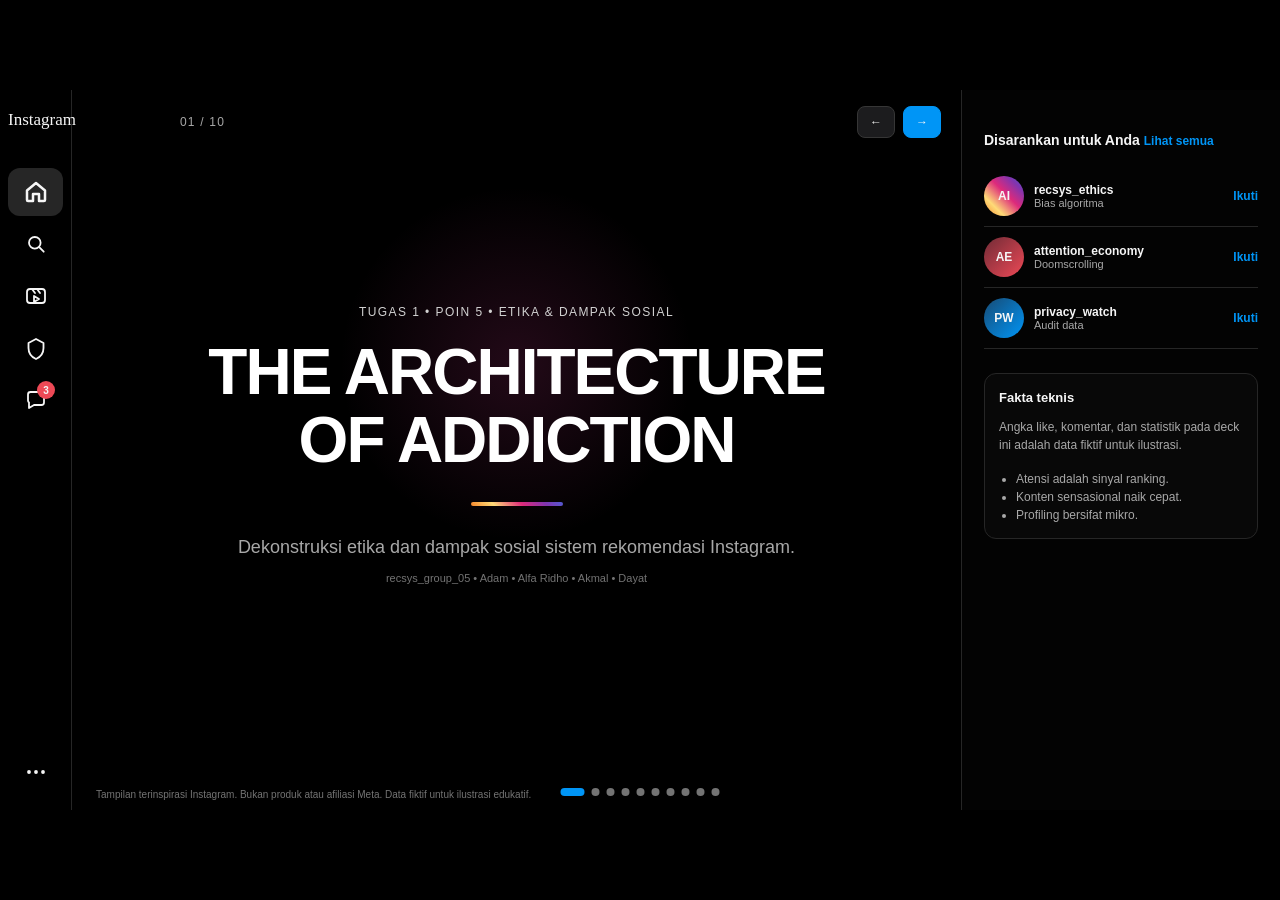
<file: instagram_guide_deck.html>
<!doctype html>
<html lang="id">
<head>
<meta charset="utf-8">
<meta name="viewport" content="width=device-width,initial-scale=1">
<title>The Architecture of Addiction - Instagram Web Deck</title>
<style>
:root{--bg:#000;--s1:#121212;--s2:#1c1c1e;--s3:#262626;--sep:#262626;--border:#363636;--text:#f5f5f5;--muted:#a8a8a8;--dim:#737373;--blue:#0095f6;--red:#ed4956;--purple:#c13584;--ig:linear-gradient(45deg,#f58529,#feda77 25%,#dd2a7b 55%,#8134af 80%,#515bd4);--ease:cubic-bezier(.22,1,.36,1)}
*{box-sizing:border-box}html,body{margin:0;background:#000;color:var(--text);font-family:-apple-system,BlinkMacSystemFont,"Segoe UI",Roboto,Arial,sans-serif}body{min-height:100vh;overflow:hidden}.stage{position:fixed;left:50%;top:50%;width:1280px;height:720px;transform:translate(-50%,-50%);transform-origin:center;background:var(--bg);overflow:hidden}.app{height:100%;display:grid;grid-template-columns:72px minmax(0,1fr) 319px}.side{border-right:1px solid var(--sep);padding:14px 8px;display:flex;flex-direction:column;gap:16px}.logo{font-family:cursive;font-size:22px;text-align:center;margin:7px 0 24px}.side nav{display:grid;gap:4px}.nav{height:48px;border:0;background:transparent;color:var(--text);border-radius:12px;display:grid;place-items:center;position:relative;cursor:pointer}.nav:hover,.nav.active{background:var(--s3)}.nav svg{width:24px;height:24px;fill:none;stroke:currentColor;stroke-width:1.8;stroke-linecap:round;stroke-linejoin:round}.nav.active svg{stroke-width:2.5}.notif{position:absolute;right:8px;top:5px;background:var(--red);border-radius:50%;min-width:18px;height:18px;padding:0 4px;font-size:10px;font-weight:700;display:grid;place-items:center}.lower{margin-top:auto}.center{position:relative;overflow:hidden}.slide{position:absolute;inset:0;opacity:0;visibility:hidden;transform:translateX(40px);transition:opacity .45s var(--ease),transform .45s var(--ease);padding:32px 42px}.slide.active{opacity:1;visibility:visible;transform:none}.slide h1,.slide h2,.slide h3{margin:0}.slide h1{font-size:42px;line-height:1.05;letter-spacing:-1.5px}.slide h2{font-size:28px;line-height:1.12}.eyebrow{color:var(--muted);font-size:12px;text-transform:uppercase;letter-spacing:.12em}.muted{color:var(--muted)}.tiny{font-size:11px;color:var(--dim)}.pill,.badge{display:inline-flex;align-items:center;border-radius:6px;padding:5px 9px;font-size:11px;font-weight:700;letter-spacing:.03em}.badge.red{color:var(--red);border:1px solid rgba(237,73,86,.6);background:rgba(237,73,86,.18)}.badge.blue{color:var(--blue);border:1px solid rgba(0,149,246,.5);background:rgba(0,149,246,.16)}.badge.purple{color:#e48ac0;border:1px solid rgba(193,53,132,.6);background:rgba(193,53,132,.16)}.right{border-left:1px solid var(--sep);padding:28px 22px;background:rgba(255,255,255,.01)}.right h3{font-size:14px;margin-bottom:18px}.suggest{display:flex;align-items:center;gap:10px;padding:10px 0;border-bottom:1px solid var(--sep)}.avatar{width:40px;height:40px;border-radius:50%;display:grid;place-items:center;font-size:12px;font-weight:700;background:var(--ig);flex:none}.avatar.sm{width:32px;height:32px}.suggest b{font-size:12px;display:block}.suggest small{font-size:11px;color:var(--muted);display:block}.follow{margin-left:auto;color:var(--blue);font-size:12px;font-weight:700}.facts{margin-top:24px;padding:14px;border:1px solid var(--sep);border-radius:12px;background:rgba(255,255,255,.02)}.facts b{font-size:13px}.facts p,.facts li{font-size:12px;line-height:1.5;color:var(--muted)}.facts ul{padding-left:17px;margin-bottom:0}.toolbar{position:absolute;z-index:20;top:16px;left:92px;right:339px;display:flex;justify-content:space-between;align-items:center;pointer-events:none}.toolbar>*{pointer-events:auto}.counter{font-size:12px;color:var(--muted);letter-spacing:.1em}.controls{display:flex;gap:8px}.btn{border:1px solid var(--border);background:var(--s2);color:var(--text);border-radius:8px;padding:8px 12px;cursor:pointer;font-size:12px}.btn.primary{background:var(--blue);border-color:var(--blue)}.btn:focus-visible,.nav:focus-visible{outline:2px solid var(--blue);outline-offset:2px}.profile{padding-top:78px}.profile-head{display:flex;gap:28px;align-items:center}.profile-avatar{width:132px;height:132px;border-radius:50%;padding:4px;background:var(--ig);display:grid;place-items:center}.profile-avatar span{width:100%;height:100%;border-radius:50%;background:var(--s2);display:grid;place-items:center;font-size:45px;border:3px solid #000}.profile-info{flex:1}.userline{display:flex;gap:12px;align-items:center;margin:8px 0 14px}.username{font-size:20px;font-weight:600}.stats{display:flex;gap:24px;font-size:14px;margin-bottom:16px}.bio{max-width:620px;line-height:1.5;font-size:14px}.quote{color:var(--red);font-style:italic}.highlights{display:flex;gap:20px;margin-top:24px}.highlight{text-align:center;font-size:12px;color:var(--muted)}.ring{width:64px;height:64px;border-radius:50%;padding:3px;background:var(--ig);display:grid;place-items:center;margin:auto auto 7px}.ring span{width:100%;height:100%;border-radius:50%;background:var(--s2);border:2px solid #000;display:grid;place-items:center;font-size:23px}.profile-grid{display:grid;grid-template-columns:repeat(3,1fr);gap:7px;margin-top:24px}.tile{height:105px;display:grid;place-items:end center;padding-bottom:10px;border:1px solid var(--border);position:relative;overflow:hidden;font-weight:700}.tile:before{content:"";position:absolute;inset:0;background:radial-gradient(circle at 30% 25%,rgba(255,255,255,.35),transparent 18%),linear-gradient(135deg,rgba(255,255,255,.1),transparent 55%)}.tile span{position:relative;text-shadow:0 2px 7px #000}.t1{background:linear-gradient(135deg,#702b36,#211015)}.t2{background:linear-gradient(135deg,#1c5d94,#0a1828)}.t3{background:linear-gradient(135deg,#5e3c70,#1b1224)}.t4{background:linear-gradient(135deg,#545454,#151515)}.t5{background:linear-gradient(135deg,#8b5b2a,#25150a)}.t6{background:linear-gradient(135deg,#234e42,#0b1d17)}.post{padding-top:82px;max-width:680px;margin:auto}.post-head{display:flex;align-items:center;gap:10px;margin-bottom:14px}.post-head .dots{margin-left:auto;font-size:18px}.media{border:1px solid var(--border);min-height:300px;padding:20px;display:grid;grid-template-columns:1fr 1fr;gap:12px;background:#090909}.media-card{padding:20px;border-radius:10px;display:flex;flex-direction:column;justify-content:center;gap:12px;line-height:1.45}.media-card.blue{background:linear-gradient(145deg,#0d4e7c,#10202c)}.media-card.red{background:linear-gradient(145deg,#702a35,#261014)}.media-card b{font-size:12px}.media-card strong{font-size:20px}.actions{display:flex;gap:20px;padding:13px 0;font-size:14px}.actions .save{margin-left:auto}.caption{font-size:13px;line-height:1.5}.funnel{list-style:none;padding:0;margin:15px 0}.funnel li{opacity:.35;padding:10px;border-bottom:1px solid var(--sep);font-size:12px;transition:.4s}.funnel li.on{opacity:1;color:var(--red)}.carousel-layout{display:grid;grid-template-columns:1fr 250px;gap:25px;height:100%;align-items:center}.carousel{overflow:hidden;border:1px solid var(--border);border-radius:12px}.track{display:flex;transition:transform .45s var(--ease)}.panel{min-width:100%;padding:30px;height:370px;display:flex;flex-direction:column;justify-content:center;gap:14px;background:linear-gradient(135deg,#3b2229,#120b0d)}.panel:nth-child(2){background:linear-gradient(135deg,#3b301e,#13100a)}.panel:nth-child(3){background:linear-gradient(135deg,#1c3a4b,#0b1317)}.panel strong{font-size:30px}.dots{display:flex;justify-content:center;gap:7px;padding:12px}.dot{width:7px;height:7px;border-radius:50%;background:var(--dim);cursor:pointer}.dot.on{background:#fff}.reels-layout{display:grid;grid-template-columns:1fr 360px 1fr;gap:28px;height:100%;align-items:center}.reels-copy{align-self:center}.reel-frame{height:590px;border:1px solid var(--border);border-radius:14px;overflow:hidden;position:relative;background:linear-gradient(160deg,#7b2639,#20101a 48%,#10192c)}.reel-inner{height:100%;padding:24px;display:flex;flex-direction:column;justify-content:flex-end;background:radial-gradient(circle at 50% 26%,rgba(255,255,255,.25),transparent 22%)}.reel-inner h2{font-size:26px}.reel-inner p{font-size:13px;color:#ddd;line-height:1.5}.reel-progress{position:absolute;top:12px;left:12px;right:12px;height:3px;background:rgba(255,255,255,.3)}.reel-progress i{display:block;width:42%;height:100%;background:#fff}.reel-actions{display:grid;gap:22px;text-align:center;color:var(--muted);font-size:12px}.reel-actions b{display:block;color:#fff;font-size:24px}.story-layout{height:100%;display:grid;grid-template-columns:180px 420px 180px;justify-content:center;align-items:center;gap:16px}.neighbor{height:510px;border-radius:12px;filter:blur(6px);opacity:.45;background:linear-gradient(145deg,#4a2431,#111);padding:22px}.story{height:620px;border-radius:12px;border:1px solid var(--border);padding:14px;background:linear-gradient(160deg,#6f2434,#16131d 58%,#0d2940);position:relative;display:flex;flex-direction:column;justify-content:flex-end}.segments{display:flex;gap:5px;position:absolute;top:13px;left:14px;right:14px}.segments i{height:3px;border-radius:2px;background:#fff;flex:1;opacity:.8}.story h2{font-size:28px}.story p{font-size:14px;line-height:1.5}.modal-bg{position:absolute;inset:0;background:rgba(0,0,0,.55);display:grid;place-items:center}.modal{width:470px;background:var(--s3);border-radius:16px;border:1px solid var(--border);padding:22px;box-shadow:0 16px 48px #000;transform:scale(.94);animation:pop .5s var(--ease) forwards}.modal h2{text-align:center;font-size:17px;margin-bottom:18px}.modal-row{padding:14px 0;border-top:1px solid var(--border);font-size:13px;line-height:1.5}.modal-row.red{color:var(--red)}.settings{padding-top:78px;max-width:720px;margin:auto}.setting{height:72px;border-bottom:1px solid var(--sep);display:flex;align-items:center;gap:16px}.setting svg{width:22px}.setting div{flex:1}.setting b{display:block;font-size:14px}.setting small{color:var(--muted);font-size:12px}.toggle{width:44px;height:26px;border-radius:20px;background:var(--blue);padding:3px;cursor:pointer}.toggle i{display:block;width:20px;height:20px;border-radius:50%;background:#fff;margin-left:18px}.dm{height:100%;display:grid;grid-template-columns:220px 1fr;padding-top:54px}.threads{border-right:1px solid var(--sep);padding:14px}.thread{display:flex;gap:9px;padding:12px 4px}.chat{padding:24px 38px;display:flex;flex-direction:column;justify-content:flex-end;gap:10px}.bubble{max-width:65%;padding:11px 14px;border-radius:18px;background:var(--s3);font-size:13px;line-height:1.45;animation:rise .4s var(--ease) both}.bubble.sent{align-self:flex-end;background:var(--blue)}.bubble:nth-child(2){animation-delay:.25s}.bubble:nth-child(3){animation-delay:.5s}.bubble:nth-child(4){animation-delay:.75s}.typing{color:var(--muted);font-size:12px}.qa{height:100%;display:grid;place-items:center;background:var(--ig)}.sticker{background:#fff;color:#111;padding:30px 48px;border-radius:8px;text-align:center;transform:rotate(-1.5deg);box-shadow:0 18px 40px rgba(0,0,0,.35);animation:drop .8s var(--ease) both}.sticker h1{font-size:30px;margin-bottom:12px}.sticker p{font-size:14px}.disclaimer{position:absolute;bottom:10px;left:96px;font-size:10px;color:var(--dim)}.pager{position:absolute;bottom:14px;left:50%;transform:translateX(-50%);z-index:30;display:flex;gap:7px}.pager button{width:8px;height:8px;border:0;border-radius:50%;background:var(--dim);padding:0}.pager button.active{width:24px;border-radius:10px;background:var(--blue)}@keyframes pop{to{transform:scale(1)}}@keyframes rise{from{opacity:0;transform:translateY(12px)}to{opacity:1;transform:none}}@keyframes drop{from{opacity:0;transform:rotate(-1.5deg) translateY(-120px)}to{opacity:1;transform:rotate(-1.5deg)}}@keyframes spin{to{transform:rotate(360deg)}}
.logo{font-family:cursive;font-size:17px;line-height:1;text-align:center;white-space:nowrap;overflow:visible;position:relative;z-index:2;margin:7px 0 24px}.toolbar{left:180px}.opening{display:grid;place-items:center;text-align:center;background:radial-gradient(circle at 50% 38%,rgba(193,53,132,.18),transparent 28%),#000}.opening-content{max-width:820px}.opening .eyebrow{margin-bottom:20px;color:#d2d2d2}.opening h1{font-size:64px;letter-spacing:-2px}.opening h1 span{display:block;color:#fff}.opening .lead{margin:20px auto 0;max-width:620px;color:var(--muted);font-size:18px;line-height:1.5}.opening .accent{width:92px;height:4px;border-radius:8px;background:var(--ig);margin:28px auto}.opening .tiny{font-size:11px}.team-intro{display:grid;place-items:center;background:linear-gradient(135deg,#101014,#000 62%)}.team-card{width:760px;padding:38px 46px;border:1px solid var(--border);border-radius:18px;background:rgba(28,28,30,.94)}.team-card header{text-align:center;margin-bottom:28px}.team-card h2{font-size:30px}.team-card header p{color:var(--muted);font-size:13px}.team-list{border:1px solid var(--border);border-radius:10px;overflow:hidden}.team-row{display:grid;grid-template-columns:1fr 160px;gap:20px;padding:13px 16px;border-bottom:1px solid var(--border);font-size:14px}.team-row:last-child{border-bottom:0}.team-row span:last-child{color:var(--muted);font-variant-numeric:tabular-nums}.team-note{text-align:center;color:var(--dim);font-size:11px;margin:22px 0 0}.legacy-profile{display:none!important}
.pd-page{height:100%;padding-top:54px;display:flex;flex-direction:column;justify-content:center}.pd-head{display:flex;justify-content:space-between;align-items:center;border-bottom:1px solid var(--sep);padding-bottom:12px;margin-bottom:22px}.pd-head h2{font-size:25px}.pd-grid{display:grid;grid-template-columns:1fr 1fr;gap:14px}.pd-grid.three{grid-template-columns:repeat(3,1fr)}.pd-block{background:var(--s2);border:1px solid var(--border);border-radius:12px;padding:17px}.pd-block h3{font-size:15px;margin-bottom:8px}.pd-block p,.pd-block li{font-size:13px;color:#ddd;line-height:1.5}.pd-block ul{margin:0;padding-left:18px}.pd-block.blue-line{border-top:3px solid var(--blue)}.pd-block.red-line{border-left:3px solid var(--red)}.pd-block.purple-line{border-top:3px solid var(--purple)}.pd-insight{margin-top:16px;padding:13px 16px;border-radius:9px;background:rgba(237,73,86,.09);border:1px solid rgba(237,73,86,.25);color:#ddd;font-size:13px;line-height:1.45}.pd-number{font-size:28px;color:var(--red);font-weight:800;margin-bottom:8px}.pd-quote{text-align:center;margin-top:18px;color:var(--muted);font-size:14px;font-style:italic}.pd-qa{max-width:560px;margin:auto;text-align:center;background:#fff;color:#111;border-radius:18px;padding:32px}.pd-qa h2{color:#111;font-size:24px}.pd-qa p{color:#666;font-size:13px;line-height:1.5}.pd-qa .btn{color:var(--blue);background:#f0f2f5;border-color:#e4e6eb;width:100%;text-align:left}
@media(prefers-reduced-motion:reduce){*,*::before,*::after{animation-duration:.01ms!important;transition-duration:.01ms!important}.slide{transform:none!important}}
@media print{@page{size:landscape;margin:0}html,body{width:100%;height:auto;overflow:visible;background:#000;-webkit-print-color-adjust:exact;print-color-adjust:exact}.stage{position:static;transform:none;width:100%;height:auto;max-width:100%;overflow:visible}.app{display:block;width:100%;height:auto}.toolbar,.side,.right,.pager,.disclaimer{display:none!important}.center{display:block;width:100%;max-width:100%;overflow:visible}.slide,.slide.active,.slide:not(.active){position:relative;display:block!important;opacity:1;visibility:visible;transform:none;width:100%;max-width:none!important;height:auto;aspect-ratio:16/9;min-height:0;margin:0!important;padding:0;page-break-after:always;break-after:page;overflow:hidden;background:var(--bg)}.slide.opening,.slide.team-intro,.slide.qa{display:grid!important}.slide.post{max-width:none!important}.slide.legacy-profile,.slide.pitch-extra{display:none!important}.slide .carousel-layout,.slide .reels-layout,.slide .story-layout,.slide .settings,.slide .dm{height:100%!important;min-height:0}.modal-bg{position:absolute}.qa{height:100%!important}}
</style>
</head>
<body>
<div class="stage" id="stage">
  <div class="toolbar"><span class="counter" id="counter">01 / 10</span><div class="controls"><button class="btn" id="prevBtn" aria-label="Slide sebelumnya">&#8592;</button><button class="btn primary" id="nextBtn" aria-label="Slide berikutnya">&#8594;</button></div></div>
  <div class="app">
    <aside class="side"><div class="logo">Instagram</div><nav>
      <button class="nav active" data-nav="profile" aria-label="Profile"><svg viewBox="0 0 24 24"><path d="M3 10.5 12 3l9 7.5V20a1 1 0 0 1-1 1h-5v-7H9v7H4a1 1 0 0 1-1-1v-9.5Z"/></svg></button>
      <button class="nav" data-nav="feed" aria-label="Search"><svg viewBox="0 0 24 24"><circle cx="10.8" cy="10.8" r="5.8"/><path d="m15.2 15.2 4.5 4.5"/></svg></button>
      <button class="nav" data-nav="reels" aria-label="Reels"><svg viewBox="0 0 24 24"><rect x="3" y="5" width="18" height="14" rx="3"/><path d="m8 5 3 4m2-4 3 4m-6 3 5 3-5 3z"/></svg></button>
      <button class="nav" data-nav="privacy" aria-label="Privacy"><svg viewBox="0 0 24 24"><path d="M12 3 4.5 7v5c0 4.9 3.1 9.1 7.5 11 4.4-1.9 7.5-6.1 7.5-11V7L12 3Z"/></svg></button>
      <button class="nav" data-nav="dm" aria-label="Messages"><svg viewBox="0 0 24 24"><path d="M4 6.5A2.5 2.5 0 0 1 6.5 4h11A2.5 2.5 0 0 1 20 6.5v8a2.5 2.5 0 0 1-2.5 2.5H10l-5 3v-5.5a2.5 2.5 0 0 1-1-2z"/></svg><span class="notif" id="notif">3</span></button>
    </nav><nav class="lower"><button class="nav" aria-label="More"><svg viewBox="0 0 24 24"><circle cx="5" cy="12" r="1"/><circle cx="12" cy="12" r="1"/><circle cx="19" cy="12" r="1"/></svg></button></nav></aside>
    <main class="center" id="center">
      <section class="slide active opening" data-nav="profile"><div class="opening-content"><div class="eyebrow">Tugas 1 &bull; Poin 5 &bull; Etika &amp; Dampak Sosial</div><h1><span>THE ARCHITECTURE</span><span>OF ADDICTION</span></h1><div class="accent"></div><p class="lead">Dekonstruksi etika dan dampak sosial sistem rekomendasi Instagram.</p><p class="tiny">recsys_group_05 &bull; Adam &bull; Alfa Ridho &bull; Akmal &bull; Dayat</p></div></section>
      <section class="slide team-intro" data-nav="profile"><div class="team-card"><header><div class="eyebrow">Instagram Web Deck</div><h2>Disusun Oleh Kelompok 6</h2><p>Review Sistem Rekomendasi Instagram</p></header><div class="team-list"><div class="team-row"><span>MUHAMMAD ADAM SISWANTORO</span><span>24.12.3281</span></div><div class="team-row"><span>MUHAMMAD ALFARIDHO P.W</span><span>24.12.3325</span></div><div class="team-row"><span>MUHAMAD HAFIDZ AKMAL</span><span>24.12.3215</span></div><div class="team-row"><span>HIDAYAT NUR ROSYID</span><span>24.12.3380</span></div></div><p class="team-note">Dosen Pengampu: Prof. Dr. Kusnini, S.Kom., M.Kom. &bull; Dr. Sri Nurdi Wahyuni, S.T., M.Kom. &bull; Arif Nur Rohman, M.Kom.</p></div></section>
      <section class="slide legacy-profile profile" data-nav="profile"><div class="profile-head"><div class="profile-avatar"><span>&#9878;</span></div><div class="profile-info"><div class="userline"><span class="username">recsys_group_05</span><span class="pill badge blue">Following</span><button class="btn">Message</button></div><div class="stats"><b><span data-count="8">0</span> posts</b><b>4 anggota</b><b>Poin 5</b></div><div class="bio"><b>THE ARCHITECTURE OF ADDICTION</b><br> Dekonstruksi Etika &amp; Dampak Sosial Sistem Rekomendasi Instagram.<br><span class="quote">"Jika produknya gratis, perhatian dan perilakumu adalah barang dagangannya."</span><br>Adam &bull; Alfa Ridho &bull; Akmal &bull; Dayat</div></div></div><div class="highlights"><div class="highlight"><div class="ring"><span>&#9888;</span></div>Bias</div><div class="highlight"><div class="ring"><span>&#8734;</span></div>Adiksi</div><div class="highlight"><div class="ring"><span>&#9632;</span></div>Kotak Hitam</div><div class="highlight"><div class="ring"><span>&#128274;</span></div>Privasi</div></div><div class="profile-grid"><div class="tile t1"><span>Bias</span></div><div class="tile t2"><span>Adiksi</span></div><div class="tile t3"><span>Black box</span></div><div class="tile t4"><span>Privasi</span></div><div class="tile t5"><span>Solusi</span></div><div class="tile t6"><span>Impact</span></div></div></section>
      <section class="slide post" data-nav="feed"><div class="post-head"><div class="avatar sm">IG</div><div><b>recsys_group_05</b><div class="tiny">Disarankan untuk Anda &bull; 32 mnt</div></div><span class="dots">•••</span></div><span class="badge red">MISALIGNED INCENTIVES</span><div class="media" id="media"><div class="media-card blue"><b>KLAIM RESMI PLATFORM</b><strong>Menghubungkan orang dengan hal yang mereka sukai.</strong><span class="tiny">Relevan, personal, cerdas.</span></div><div class="media-card red"><b>REALITAS ARSITEKTUR RECSYS</b><strong>Memanjangkan time spent demi iklan.</strong><span class="tiny">Atensi berubah menjadi komoditas.</span></div></div><div class="actions">&#9825; 98,4 rb &nbsp; &#128172; 3.128 &nbsp; &#9992; <span class="save">&#128278;</span></div><div class="caption"><b>recsys_group_05</b> Jika produknya gratis, kamu adalah produknya. #RecSys #Etika</div></section>
      <section class="slide" data-nav="feed"><div class="carousel-layout"><div><div class="eyebrow">Pilar 1 &bull; Bias</div><h2>Mengapa kemarahan &amp; sensasionalisme cepat terjual?</h2><div class="carousel" style="margin-top:22px"><div class="track" id="track"><div class="panel"><span class="badge red">ATTENTION POLARIZATION</span><strong>Bias Interaksi</strong><p>Engagement baiting membuat konten provokatif lebih mudah naik daripada konten edukatif.</p></div><div class="panel"><span class="badge red">COMMERCIAL BIAS</span><strong>Ramah Pengiklan</strong><p>Konten konsumtif dan estetika dominan mendapat ruang lebih aman untuk sponsor.</p></div><div class="panel"><span class="badge blue">AESTHETIC BIAS</span><strong>Bias Visual</strong><p>Konvensi visual tertentu terus diulang sampai terlihat seperti satu-satunya standar.</p></div></div><div class="dots"><button class="dot on"></button><button class="dot"></button><button class="dot"></button></div></div></div><aside class="facts"><b>Tiga sinyal bias</b><ul><li>Interaksi emosional</li><li>Keamanan komersial</li><li>Estetika konvensional</li></ul></aside></div></section>
      <section class="slide" data-nav="reels"><div class="reels-layout"><div class="reels-copy"><div class="eyebrow">Pilar 2</div><h2>Mekanisme kasino digital di dalam saku.</h2><p class="muted">Reels tidak punya stopping cue. Satu swipe membuka hadiah berikutnya.</p><span class="badge red">DOOMSCROLLING TRAP</span></div><div class="reel-frame"><div class="reel-progress"><i></i></div><div class="reel-inner"><span class="eyebrow">REEL 01 / 03</span><h2>&#127922; Variable Rewards</h2><p>Hadiah sosial datang tak terduga: like, komentar, dan rekomendasi yang terasa personal.</p></div></div><div class="reel-actions"><div><b>&#9829;</b>98,4 rb</div><div><b>&#128172;</b>3.128</div><div><b>&#9992;</b>Bagikan</div><div><b>&#128278;</b>Simpan</div></div></div></section>
      <section class="slide" data-nav="reels"><div class="story-layout"><div class="neighbor"><h2>Story sebelumnya</h2><p>Perbandingan sosial</p></div><div class="story"><div class="segments"><i></i><i></i><i></i><i></i></div><span class="badge red">RISIKO ADIKSI</span><h2>Mengunci pengguna agar terus scroll.</h2><p>Tanpa stopping cue, waktu berlalu tanpa sadar. Attention span turun, insomnia dan kecemasan meningkat.</p><div class="tiny">Kirim pesan... &nbsp; &#9825; &#9992;</div></div><div class="neighbor"><h2>Story berikutnya</h2><p>Jejak data</p></div></div></section>
      <section class="slide" data-nav="feed"><div class="modal-bg"><div class="modal"><h2>Mengapa Anda melihat postingan ini?</h2><div class="modal-row">Penjelasan resmi: karena Anda menyukai video serupa. <span class="badge">SUPERFICIAL ONLY</span></div><div class="modal-row red"><b>Lapisan deep learning tersembunyi</b><br><span class="muted">Bobot parameter dan logika ranking tidak dibuka untuk audit publik.</span></div><div class="modal-row red"><b>Nol akuntabilitas</b><br><span class="muted">Dampak otomatis jatuh pada pengguna, bukan pada model.</span></div><div class="modal-row"><button class="btn primary">Pahami Risiko Sistem</button> <button class="btn">Tutup</button></div></div></div></section>
      <section class="slide settings" data-nav="privacy"><div class="eyebrow">Settings &bull; Privasi</div><h2 style="margin:10px 0 24px">Privasi &amp; Pengawasan Perilaku</h2><div class="setting"><span>&#9201;</span><div><b>Dwell Time &amp; Scroll Velocity</b><small>Merekam jeda tatap layar tanpa persetujuan eksplisit.</small></div><span class="badge red">IMPLISIT</span><button class="toggle locked"><i></i></button></div><div class="setting"><span>&#127760;</span><div><b>Pelacakan Eksternal via Meta Pixel</b><small>Riwayat web dan e-commerce dibaca lintas platform.</small></div><span class="badge red">CROSS-PLATFORM</span><button class="toggle locked"><i></i></button></div><div class="setting"><span>&#9888;</span><div><b>Kendali Semu</b><small>Opsi Not Interested tetap dipengaruhi profil personal.</small></div><span class="badge purple">NO OPT-OUT</span><button class="toggle locked"><i></i></button></div><div class="facts"><b>Kesimpulan</b><p>Jejak bawah sadar ditambang tanpa izin riil. Transparansi, pilihan eksplisit, dan audit independen perlu diwajibkan.</p></div></section>
      <section class="slide dm" data-nav="dm"><aside class="threads"><div class="eyebrow">Messages</div><div class="thread"><div class="avatar sm">RA</div><div><b>responsible_ai</b><div class="tiny">aktif sekarang</div></div></div><div class="thread"><div class="avatar sm">EG</div><div><b>ethics_group</b><div class="tiny">3 pesan baru</div></div></div></aside><div class="chat"><div class="typing">responsible_ai sedang mengetik ...</div><div class="bubble sent">Platform: wajibkan explicit stopping cues dan feed kronologis permanen.</div><div class="bubble sent">Regulasi: audit algoritmik independen berkala, terutama untuk anak muda.</div><div class="bubble sent">Pengguna: sadari bahwa beranda adalah manipulasi statistik, bukan realitas.</div><div class="bubble"><b>Jeda:</b> kamu sudah menonton 10 slide. Perhatianmu kembali menjadi milikmu.</div></div></section>
      <section class="slide qa" data-nav="profile"><div class="sticker"><h1>&#10067; Ada Pertanyaan Kritis?</h1><p>Mari diskusikan batas antara kemudahan teknologi<br>dan eksploitasi atensi.</p><div class="btn" style="color:var(--blue);background:#f4f4f4">Kirim tanggapan ke: Adam, Alfa Ridho, Akmal, Dayat...</div></div></section>
    </main>
    <aside class="right"><h3>Disarankan untuk Anda <span class="follow">Lihat semua</span></h3><div class="suggest"><div class="avatar">AI</div><div><b>recsys_ethics</b><small>Bias algoritma</small></div><span class="follow">Ikuti</span></div><div class="suggest"><div class="avatar" style="background:linear-gradient(135deg,#702b36,#ed4956)">AE</div><div><b>attention_economy</b><small>Doomscrolling</small></div><span class="follow">Ikuti</span></div><div class="suggest"><div class="avatar" style="background:linear-gradient(135deg,#174b75,#0095f6)">PW</div><div><b>privacy_watch</b><small>Audit data</small></div><span class="follow">Ikuti</span></div><div class="facts"><b>Fakta teknis</b><p>Angka like, komentar, dan statistik pada deck ini adalah data fiktif untuk ilustrasi.</p><ul><li>Atensi adalah sinyal ranking.</li><li>Konten sensasional naik cepat.</li><li>Profiling bersifat mikro.</li></ul></div></aside>
  </div>
  <div class="disclaimer">Tampilan terinspirasi Instagram. Bukan produk atau afiliasi Meta. Data fiktif untuk ilustrasi edukatif.</div><div class="pager" id="pager"></div>
</div>
<script>
const allSlides=[...document.querySelectorAll('.slide:not(.legacy-profile)')];if(false){
allSlides[2].innerHTML='<div class="pd-page"><div class="pd-head"><h2>Poin 1: Identifikasi Sistem Rekomendasi</h2><span class="badge blue">FITUR &amp; PENDEKATAN</span></div><div class="pd-grid"><div class="pd-block blue-line"><h3 style="color:var(--blue)">Bentuk yang Kita Lihat Sehari-hari</h3><ul><li><b>Reels:</b> video dari akun asing melalui swipe up.</li><li><b>Explore:</b> foto dan video sesuai topik tontonan.</li><li><b>Feed:</b> Suggested Posts di sela postingan teman.</li><li><b>Stories:</b> akun yang sering dilihat muncul lebih awal.</li></ul></div><div class="pd-block purple-line"><h3 style="color:#e48ac0">Pendekatan Hybrid (Campuran)</h3><ul><li><b>Content-Based:</b> audio, caption, hashtag, dan objek gambar.</li><li><b>Collaborative Filtering:</b> pola kesamaan antar-pengguna.</li><li><b>AI:</b> mengolah data untuk memprediksi tontonan.</li></ul></div></div><div class="pd-insight"><b>Insight:</b> Instagram menggabungkan atribut konten dengan graf pertemanan untuk personalisasi tanpa jeda.</div></div>';
allSlides[3].innerHTML='<div class="pd-page"><div class="pd-head"><h2>Poin 2: Data yang Digunakan</h2><span class="badge purple">INPUT &amp; PROFILING</span></div><div class="pd-grid"><div class="pd-block"><h3>Data Sadar (Eksplisit)</h3><ul><li>Like dan komentar.</li><li>Share ke DM teman.</li><li>Save konten.</li><li>Follow atau Unfollow akun.</li></ul></div><div class="pd-block"><h3>Data Diam-diam (Implisit)</h3><ul><li>Durasi menonton dan jeda sebelum swipe.</li><li>Video selesai, diulang, atau diskip.</li><li>Riwayat pencarian.</li><li>Koneksi, device, kota, dan jam aktif.</li></ul></div></div><div class="pd-insight"><b style="color:var(--red)">Apakah mengambil data pribadi? Iya, sangat banyak.</b><br>Instagram memetakan minat, barang yang ingin dibeli, selera humor, hingga lingkaran pertemanan.</div></div>';
allSlides[4].innerHTML='<div class="pd-page"><div class="pd-head"><h2>Poin 3: Tujuan Sistem Rekomendasi</h2><span class="badge red">MOTIVASI &amp; BISNIS</span></div><div class="pd-grid"><div class="pd-block red-line"><h3 style="color:var(--red)">Tujuan Utama Platform</h3><ul><li><b>Biar betah:</b> menjaga pengguna berlama-lama dan sulit berhenti scroll.</li><li><b>Jualan iklan:</b> durasi layar lebih panjang berarti lebih banyak slot sponsor.</li></ul></div><div class="pd-block blue-line"><h3 style="color:var(--blue)">Selaras dengan Kebutuhan Pengguna?</h3><ul><li><b>Sisi baik:</b> menemukan konten favorit tanpa mencari manual.</li><li><b>Sisi buruk:</b> niat membuka 5 menit bisa berubah menjadi 1 jam.</li></ul></div></div><div class="pd-insight"><b>Dilema Atensi:</b> efisiensi pencarian pengguna ditukar dengan keterikatan waktu penggunaan layar.</div></div>';
allSlides[5].innerHTML='<div class="pd-page"><div class="pd-head"><h2>Poin 4: User Experience (UX)</h2><span class="badge blue">RELEVANSI &amp; KENDALI</span></div><div class="pd-grid three"><div class="pd-block blue-line"><div class="pd-number">01</div><h3>Tepat Sasaran</h3><p>Menonton tiga video tips gym sampai habis dapat membuat Explore dan Reels dipenuhi konten olahraga.</p></div><div class="pd-block red-line"><div class="pd-number">02</div><h3>Filter Bubble</h3><p>Sistem cenderung mengulang kebiasaan lama sehingga sudut pandang baru jarang muncul.</p></div><div class="pd-block"><div class="pd-number" style="color:var(--muted)">03</div><h3>Kendali Pengguna</h3><p>Tombol Not Interested tersedia, tetapi tersembunyi dan jarang disentuh.</p></div></div></div>';
allSlides[6].innerHTML='<div class="pd-page"><div class="pd-head"><h2>Poin 5: Aspek Etika &amp; Dampak Sosial</h2><span class="badge red">CRITICAL AUDIT</span></div><div class="pd-grid"><div class="pd-block red-line"><h3>1. Potensi Bias</h3><p>Konten heboh dan memicu kemarahan didorong viral karena interaksi emosionalnya tinggi.</p></div><div class="pd-block red-line"><h3>2. Doomscrolling</h3><p>Swipe tanpa akhir mirip mesin judi: video berikutnya yang tidak diketahui membuat jempol terus bergerak.</p></div><div class="pd-block blue-line"><h3>3. Transparansi</h3><p>Menu Mengapa Anda Melihat Ini hanya normatif; formula dan bobot AI tetap dirahasiakan.</p></div><div class="pd-block blue-line"><h3>4. Pengawasan Privasi</h3><p>Ketukan, durasi jeda, dan gerak pengguna dicatat untuk melatih mesin rekomendasi.</p></div></div><div class="pd-insight"><b>Kesimpulan:</b> perhatian pengguna bukan lagi sekadar data konsumen, melainkan produk utama yang dimonetisasi.</div></div>';
allSlides[7].innerHTML='<div class="pd-page"><div class="pd-qa"><div class="qa-icon" style="margin:0 auto 14px">?</div><h2>Sesi Tanya Jawab (Q&amp;A)</h2><p>Terima kasih atas perhatian Dosen Pengampu dan rekan-rekan mahasiswa.</p><div class="btn">Kelompok 6: Adam • Alfa Ridho • Akmal • Dayat</div></div></div>';
allSlides[8].classList.add('pitch-extra');
allSlides[9].classList.add('pitch-extra');
}if(true){
allSlides[2].innerHTML='<div class="post-head"><div class="avatar sm">IG</div><div><b>recsys_group_05</b><div class="tiny">Poin 1 &bull; Identifikasi Sistem Rekomendasi</div></div><span class="dots">•••</span></div><span class="badge blue">FITUR &amp; PENDEKATAN</span><div class="media" id="media"><div class="media-card blue"><b>BENTUK YANG KITA LIHAT</b><strong>Reels, Explore, Feed, dan Stories</strong><span class="tiny">Konten terasa personal meski berasal dari akun yang tidak kita ikuti.</span></div><div class="media-card red"><b>PENDEKATAN HYBRID</b><strong>Content-Based + Collaborative Filtering</strong><span class="tiny">Audio, caption, hashtag, objek, dan pola pengguna dihitung oleh AI.</span></div></div><div class="actions">&#9825; Relevan &nbsp; &#128172; Personal &nbsp; &#9992; Hybrid <span class="save">&#128278;</span></div><div class="caption"><b>recsys_group_05</b> Instagram menggabungkan atribut konten dengan graf pertemanan untuk memprediksi tontonan berikutnya.</div></section>';
allSlides[3].innerHTML='<div class="carousel-layout"><div><div class="eyebrow">Poin 2 &bull; Data yang Digunakan</div><h2>Apa yang kita berikan, dan apa yang diam-diam dicatat?</h2><div class="carousel" style="margin-top:22px"><div class="track" id="track"><div class="panel"><span class="badge blue">DATA EKSPLISIT</span><strong>Data yang Sadar Kita Berikan</strong><p>Like, komentar, share ke DM, save, serta follow dan unfollow akun.</p></div><div class="panel"><span class="badge red">DATA IMPLISIT</span><strong>Data Diam-diam Dicatat</strong><p>Durasi menonton, video selesai atau diskip, riwayat pencarian, koneksi, perangkat, kota, dan jam aktif.</p></div><div class="panel"><span class="badge red">PROFILING</span><strong>Apakah Data Pribadi Diambil?</strong><p>Iya, sangat banyak: minat, barang yang ingin dibeli, selera humor, dan lingkaran pertemanan.</p></div></div><div class="dots"><button class="dot on"></button><button class="dot"></button><button class="dot"></button></div></div></div><aside class="facts"><b>Jejak digital</b><ul><li>Like dan komentar</li><li>Dwell time</li><li>Riwayat pencarian</li><li>Device dan lokasi</li></ul></aside></div>';
allSlides[4].innerHTML='<div class="reels-layout"><div class="reels-copy"><div class="eyebrow">Poin 3 &bull; Tujuan Sistem</div><h2>Mengapa sistem ini terus menyodorkan video?</h2><p class="muted">Tujuan bisnisnya adalah engagement dan lebih banyak ruang iklan.</p><span class="badge red">MOTIVASI &amp; BISNIS</span></div><div class="reel-frame"><div class="reel-progress"><i></i></div><div class="reel-inner"><span class="eyebrow">TUJUAN PLATFORM</span><h2>Biar kita betah.</h2><p>Makin lama melihat layar, makin banyak iklan bersponsor yang dapat diselipkan di antara video.</p><span class="tiny">Sisi baik: menemukan konten favorit. Sisi buruk: 5 menit dapat berubah menjadi 1 jam.</span></div></div><div class="reel-actions"><div><b>&#9201;</b>Time spent</div><div><b>&#9829;</b>Engagement</div><div><b>&#36;</b>Iklan</div><div><b>&#8734;</b>Scroll</div></div></div>';
allSlides[5].innerHTML='<div class="story-layout"><div class="neighbor"><h2>Minat lama</h2><p>Konten berulang</p></div><div class="story"><div class="segments"><i></i><i></i><i></i><i></i></div><span class="badge blue">Poin 4 &bull; USER EXPERIENCE</span><h2>Tepat sasaran, tetapi cenderung mengurung.</h2><p>Menonton tiga video tips gym sampai habis dapat memenuhi Explore dan Reels dengan video olahraga.</p><p>Filter bubble membuat sudut pandang baru jarang muncul.</p><div class="tiny">Not Interested tersedia, tetapi tersembunyi.</div></div><div class="neighbor"><h2>Sudut pandang baru</h2><p>Sulit ditemukan</p></div></div>';
allSlides[6].innerHTML='<div class="modal-bg"><div class="modal"><h2>Poin 5: Aspek Etika &amp; Dampak Sosial</h2><div class="modal-row red"><b>Potensi Berat Sebelah (Bias)</b><br><span class="muted">Konten heboh dan kontroversial didorong karena memancing interaksi tinggi.</span></div><div class="modal-row red"><b>Bikin Kecanduan (Doomscrolling)</b><br><span class="muted">Geser layar seperti mesin permainan; kita tidak tahu video berikutnya dan terus menggeser.</span></div><div class="modal-row"><b>Kejelasan (Transparansi)</b><br><span class="muted">Mengapa Anda Melihat Ini hanya memberi alasan umum; rumus dan bobot tetap rahasia.</span></div><div class="modal-row"><b>Privasi</b><br><span class="muted">Ketukan layar, durasi tonton, dan gerak-gerik dicatat untuk melatih rekomendasi.</span></div></div></div>';
}const slides=allSlides,pager=document.querySelector('#pager'),counter=document.querySelector('#counter'),stage=document.querySelector('#stage');let index=0,reduce=false;
function fit(){const s=Math.min(innerWidth/1280,innerHeight/720);if(!matchMedia('print').matches)stage.style.transform=`translate(-50%,-50%) scale(${s})`}addEventListener('resize',fit);fit();
slides.forEach((_,n)=>{const b=document.createElement('button');b.addEventListener('click',()=>go(n));pager.appendChild(b)});
function go(n){index=Math.max(0,Math.min(slides.length-1,n));slides.forEach((s,i)=>s.classList.toggle('active',i===index));document.querySelectorAll('.nav').forEach(n=>n.classList.toggle('active',n.dataset.nav===slides[index].dataset.nav));counter.textContent=`${String(index+1).padStart(2,'0')} / ${String(slides.length).padStart(2,'0')}`;[...pager.children].forEach((b,i)=>b.classList.toggle('active',i===index));if(index===1)document.querySelectorAll('.funnel li').forEach((x,i)=>setTimeout(()=>x.classList.add('on'),i*350));}
go(0);document.querySelector('#nextBtn').onclick=()=>go(index+1);document.querySelector('#prevBtn').onclick=()=>go(index-1);
addEventListener('keydown',e=>{if(['ArrowRight',' ','PageDown'].includes(e.key)){e.preventDefault();go(index+1)}if(['ArrowLeft','PageUp'].includes(e.key)){e.preventDefault();go(index-1)}if(e.key.toLowerCase()==='f')document.documentElement.requestFullscreen?.();});
document.querySelectorAll('.dot').forEach((d,i)=>d.onclick=()=>{document.querySelector('#track').style.transform=`translateX(${-i*100}%)`;document.querySelectorAll('.dot').forEach((x,k)=>x.classList.toggle('on',i===k))});document.querySelectorAll('.locked').forEach(t=>t.onclick=()=>{t.animate([{transform:'translateX(-4px)'},{transform:'translateX(4px)'},{transform:'none'}],{duration:300})});
const media=document.querySelector('#media');if(media)media.ondblclick=()=>media.animate([{transform:'scale(1)'},{transform:'scale(1.025)'},{transform:'scale(1)'}],{duration:250});
</script>
</body>
</html>
</file>
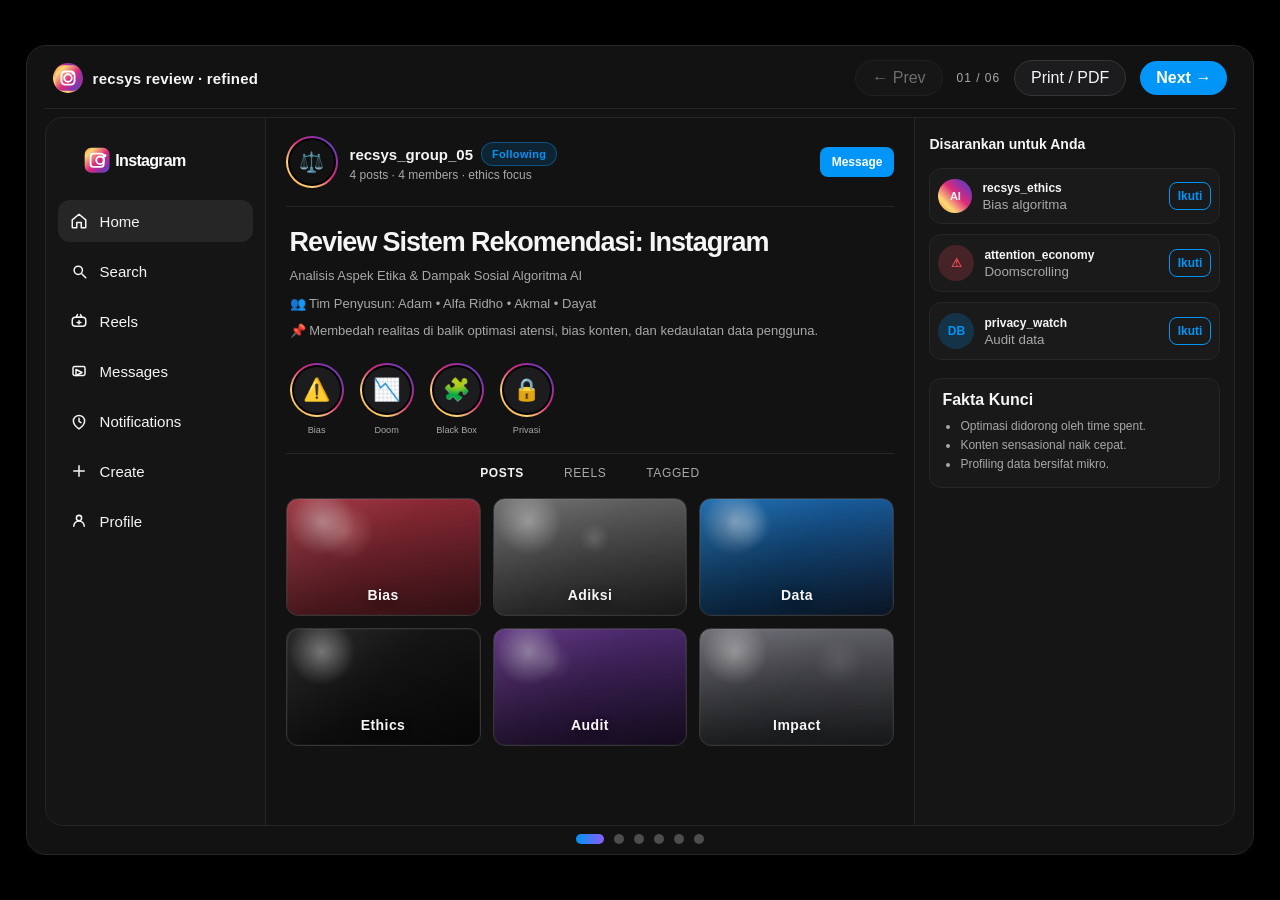
<file: refined.html>
<!DOCTYPE html>
<html lang="id">
  <head>
    <meta charset="UTF-8" />
    <meta name="viewport" content="width=device-width, initial-scale=1.0" />
    <title>Recsys Review — Refined Version</title>
    <link rel="preconnect" href="https://fonts.googleapis.com" />
    <link rel="preconnect" href="https://fonts.gstatic.com" crossorigin />
    <link href="https://fonts.googleapis.com/css2?family=Plus+Jakarta+Sans:wght@400;600;700;800&display=swap" rel="stylesheet" />
    <link rel="stylesheet" href="styles.css" />
  </head>
  <body>
    <div class="app-shell">
      <header class="toolbar">
        <div class="brand">
          <span class="brand-mark" aria-label="Instagram-like logo">
            <svg viewBox="0 0 64 64" aria-hidden="true">
              <defs>
                <linearGradient id="igGradient" x1="0%" y1="0%" x2="100%" y2="100%">
                  <stop offset="0%" stop-color="#f58529"/>
                  <stop offset="20%" stop-color="#feda77"/>
                  <stop offset="55%" stop-color="#dd2a7b"/>
                  <stop offset="82%" stop-color="#8134af"/>
                  <stop offset="100%" stop-color="#515bd4"/>
                </linearGradient>
              </defs>
              <rect x="5" y="5" width="54" height="54" rx="16" fill="url(#igGradient)"/>
              <rect x="18" y="18" width="28" height="28" rx="8" fill="none" stroke="white" stroke-width="4"/>
              <circle cx="32" cy="32" r="8" fill="none" stroke="white" stroke-width="4"/>
              <circle cx="42.5" cy="21.5" r="3.5" fill="white"/>
            </svg>
          </span>
          <span>recsys review · refined</span>
        </div>
        <div class="toolbar-controls">
          <button id="prevBtn" class="nav-btn" type="button">← Prev</button>
          <span id="slideCounter" class="slide-counter">01 / 06</span>
          <button id="printBtn" class="nav-btn" type="button">Print / PDF</button>
          <button id="nextBtn" class="nav-btn primary" type="button">Next →</button>
        </div>
      </header>

      <main class="slides" aria-live="polite">
        <section class="slide active">
          <div class="insta-app">
            <aside class="sidebar">
              <div class="nav-logo" aria-label="Instagram logo">
                <svg viewBox="0 0 180 52" aria-hidden="true">
                  <defs>
                    <linearGradient id="instaWordGradient" x1="0%" y1="0%" x2="100%" y2="100%">
                      <stop offset="0%" stop-color="#f58529"/>
                      <stop offset="18%" stop-color="#feda77"/>
                      <stop offset="52%" stop-color="#dd2a7b"/>
                      <stop offset="82%" stop-color="#8134af"/>
                      <stop offset="100%" stop-color="#515bd4"/>
                    </linearGradient>
                  </defs>
                  <rect x="2" y="8" width="34" height="34" rx="9" fill="url(#instaWordGradient)"/>
                  <rect x="10" y="16" width="18" height="18" rx="4" fill="none" stroke="white" stroke-width="2.5"/>
                  <circle cx="23" cy="25" r="5.2" fill="none" stroke="white" stroke-width="2.5"/>
                  <circle cx="29.5" cy="18.5" r="2.2" fill="white"/>
                  <text x="44" y="33" style="font-size: 22px; font-weight: 700; font-family: -apple-system, BlinkMacSystemFont, 'Segoe UI', sans-serif; fill: white; letter-spacing: -1px;">Instagram</text>
                </svg>
              </div>
              <nav class="side-nav">
                <div class="nav-item active">
                  <svg class="ig-icon" viewBox="0 0 24 24" aria-hidden="true"><path d="M3 10.5 12 3l9 7.5V20a1 1 0 0 1-1 1h-5v-7H9v7H4a1 1 0 0 1-1-1v-9.5Z"/></svg>
                  Home
                </div>
                <div class="nav-item">
                  <svg class="ig-icon" viewBox="0 0 24 24" aria-hidden="true"><circle cx="11" cy="11" r="5.5"/><path d="M16 16l5 5"/></svg>
                  Search
                </div>
                <div class="nav-item">
                  <svg class="ig-icon" viewBox="0 0 24 24" aria-hidden="true"><rect x="3" y="7" width="18" height="12" rx="4"/><path d="M10 3.5 8 7h8l-2-3.5"/><path d="M12 11.5v4.5M9.5 14h5"/></svg>
                  Reels
                </div>
                <div class="nav-item">
                  <svg class="ig-icon" viewBox="0 0 24 24" aria-hidden="true"><path d="M4 8.2A2.2 2.2 0 0 1 6.2 6h11.6A2.2 2.2 0 0 1 20 8.2v7.6A2.2 2.2 0 0 1 17.8 18H6.2A2.2 2.2 0 0 1 4 15.8V8.2Z"/><path d="m8 10 8 4-8 4V10Z"/></svg>
                  Messages
                </div>
                <div class="nav-item">
                  <svg class="ig-icon" viewBox="0 0 24 24" aria-hidden="true"><path d="M12 4.5a7.5 7.5 0 0 1 7.5 7.5c0 4.4-3.4 7.7-7.5 10.5-4.1-2.8-7.5-6.1-7.5-10.5A7.5 7.5 0 0 1 12 4.5Z"/><path d="M12 8.2v4.2l2.6 1.8"/></svg>
                  Notifications
                </div>
                <div class="nav-item">
                  <svg class="ig-icon" viewBox="0 0 24 24" aria-hidden="true"><path d="M12 5v14M5 12h14"/></svg>
                  Create
                </div>
                <div class="nav-item">
                  <svg class="ig-icon" viewBox="0 0 24 24" aria-hidden="true"><circle cx="12" cy="8" r="3.5"/><path d="M5 19a7 7 0 0 1 14 0"/></svg>
                  Profile
                </div>
              </nav>
            </aside>

            <main class="main-content">
              <header class="content-header">
                <div class="user-meta">
                  <div class="profile-avatar ring"><div class="avatar-inner">⚖️</div></div>
                  <div>
                    <div class="username-row">
                      <strong>recsys_group_05</strong>
                      <span class="status-pill">Following</span>
                    </div>
                    <div class="meta">4 posts · 4 members · ethics focus</div>
                  </div>
                </div>
                <button class="header-btn">Message</button>
              </header>

              <div class="hero-profile">
                <div class="profile-bio">
                  <h1>Review Sistem Rekomendasi: Instagram</h1>
                  <p>Analisis Aspek Etika &amp; Dampak Sosial Algoritma AI</p>
                  <p>👥 Tim Penyusun: Adam • Alfa Ridho • Akmal • Dayat</p>
                  <p>📌 Membedah realitas di balik optimasi atensi, bias konten, dan kedaulatan data pengguna.</p>
                </div>
              </div>

              <div class="story-row">
                <div class="story-item"><span class="story-ring"><span class="story-inner">⚠️</span></span><small>Bias</small></div>
                <div class="story-item"><span class="story-ring"><span class="story-inner">📉</span></span><small>Doom</small></div>
                <div class="story-item"><span class="story-ring"><span class="story-inner">🧩</span></span><small>Black Box</small></div>
                <div class="story-item"><span class="story-ring"><span class="story-inner">🔒</span></span><small>Privasi</small></div>
              </div>

              <div class="feed-tabs">
                <span class="tab active">Posts</span>
                <span class="tab">Reels</span>
                <span class="tab">Tagged</span>
              </div>

              <div class="gallery-grid">
                <div class="gallery-card red-card"><span>Bias</span></div>
                <div class="gallery-card gray-card"><span>Adiksi</span></div>
                <div class="gallery-card blue-card"><span>Data</span></div>
                <div class="gallery-card dark-card"><span>Ethics</span></div>
                <div class="gallery-card purple-card"><span>Audit</span></div>
                <div class="gallery-card subtle-card"><span>Impact</span></div>
              </div>
            </main>

            <aside class="right-panel">
              <div class="panel-header">Disarankan untuk Anda</div>
              <div class="suggestion-item">
                <div class="mini-avatar gradient">AI</div>
                <div class="suggestion-text"><strong>recsys_ethics</strong><small>Bias algoritma</small></div>
                <button class="follow-btn">Ikuti</button>
              </div>
              <div class="suggestion-item">
                <div class="mini-avatar red">⚠</div>
                <div class="suggestion-text"><strong>attention_economy</strong><small>Doomscrolling</small></div>
                <button class="follow-btn">Ikuti</button>
              </div>
              <div class="suggestion-item">
                <div class="mini-avatar blue">DB</div>
                <div class="suggestion-text"><strong>privacy_watch</strong><small>Audit data</small></div>
                <button class="follow-btn">Ikuti</button>
              </div>

              <div class="facts-box">
                <div class="facts-title">Fakta Kunci</div>
                <ul>
                  <li>Optimasi didorong oleh time spent.</li>
                  <li>Konten sensasional naik cepat.</li>
                  <li>Profiling data bersifat mikro.</li>
                </ul>
              </div>
            </aside>
          </div>
        </section>

        <section class="slide">
          <div class="insta-app">
            <aside class="sidebar">
              <div class="nav-logo">Instagram</div>
              <nav class="side-nav">
                <div class="nav-item active"><svg class="ig-icon" viewBox="0 0 24 24" aria-hidden="true"><path d="M3 10.5 12 3l9 7.5V20a1 1 0 0 1-1 1h-5v-7H9v7H4a1 1 0 0 1-1-1v-9.5Z"/></svg> Feed</div>
                <div class="nav-item"><svg class="ig-icon" viewBox="0 0 24 24" aria-hidden="true"><circle cx="12" cy="8" r="3.5"/><path d="M5 19a7 7 0 0 1 14 0"/></svg> Profile</div>
                <div class="nav-item"><svg class="ig-icon" viewBox="0 0 24 24" aria-hidden="true"><rect x="3" y="7" width="18" height="12" rx="4"/><path d="M10 3.5 8 7h8l-2-3.5"/><path d="M12 11.5v4.5M9.5 14h5"/></svg> Reels</div>
                <div class="nav-item"><svg class="ig-icon" viewBox="0 0 24 24" aria-hidden="true"><path d="M4 8.2A2.2 2.2 0 0 1 6.2 6h11.6A2.2 2.2 0 0 1 20 8.2v7.6A2.2 2.2 0 0 1 17.8 18H6.2A2.2 2.2 0 0 1 4 15.8V8.2Z"/><path d="m8 10 8 4-8 4V10Z"/></svg> Inbox</div>
              </nav>
            </aside>

            <main class="main-content feed-main">
              <div class="post-header">
                <div class="user-meta small-user">
                  <div class="mini-avatar gradient">IG</div>
                  <div>
                    <strong>recsys_ethics</strong>
                    <div class="meta">Disarankan untuk Anda</div>
                  </div>
                </div>
                <span class="dots">•••</span>
              </div>

              <div class="bias-layout">
                <div class="post-card red-strong">
                  <span class="badge danger">DIPRIORITASKAN SISTEM</span>
                  <h3>Konten Sensasional &amp; Komersial</h3>
                  <p>• Memancing amarah &amp; debat komentar sengit.</p>
                  <p>• Konten ramah pengiklan demi ruang sponsor.</p>
                </div>

                <div class="post-card muted-card">
                  <span class="badge neutral">DITEKAN / SHADOWBAN</span>
                  <h3>Konten Edukasi &amp; Independen</h3>
                  <p>• Minim interaksi emosional instan.</p>
                  <p>• Bias visual memperkuat estetika dominan.</p>
                </div>
              </div>

              <div class="engagement-row">
                <span class="engage-item"><svg class="action-icon" viewBox="0 0 24 24" aria-hidden="true"><path d="M12 21s-7.2-4.5-9.2-8.7A5.2 5.2 0 0 1 12 4.7a5.2 5.2 0 0 1 9.2 7.6C19.2 16.5 12 21 12 21Z"/></svg> 98.4K</span>
                <span class="engage-item"><svg class="action-icon" viewBox="0 0 24 24" aria-hidden="true"><path d="M20 15a3 3 0 0 1-3 3H8l-5 3V6a3 3 0 0 1 3-3h11a3 3 0 0 1 3 3v9Z"/></svg> 3.1K</span>
                <span class="engage-item"><svg class="action-icon" viewBox="0 0 24 24" aria-hidden="true"><path d="M3 12.5 15 4l1.5 4.5L21 10l-12 8.5L8.2 15 3 12.5Z"/></svg></span>
                <span class="engage-item right"><svg class="action-icon" viewBox="0 0 24 24" aria-hidden="true"><path d="M7 4h10a2 2 0 0 1 2 2v12l-4-4H7a2 2 0 0 1-2-2V6a2 2 0 0 1 2-2Z"/></svg></span>
              </div>

              <div class="caption">
                <strong>recsys_ethics</strong> Algoritma tidak memiliki kompas moral; optimasi murni bertumpu pada waktu keterlibatan layar dan potensi laba iklan.
              </div>
            </main>

            <aside class="right-panel">
              <div class="panel-header">Fakta Teknis</div>
              <div class="fact-block red-block">
                <strong>Bias Interaksi</strong>
                <p>Konten provokatif mendapat skor engagement paling tinggi.</p>
              </div>
              <div class="fact-block">
                <strong>Bias Komersial</strong>
                <p>Produk konsumtif lebih aman untuk sponsor dan iklan.</p>
              </div>
              <div class="fact-block">
                <strong>Bias Visual</strong>
                <p>Gaya estetika tertentu lebih sering ditampilkan.</p>
              </div>
            </aside>
          </div>
        </section>

        <section class="slide">
          <div class="insta-app">
            <aside class="sidebar">
              <div class="nav-logo">Instagram</div>
              <nav class="side-nav">
                <div class="nav-item"><svg class="ig-icon" viewBox="0 0 24 24" aria-hidden="true"><path d="M3 10.5 12 3l9 7.5V20a1 1 0 0 1-1 1h-5v-7H9v7H4a1 1 0 0 1-1-1v-9.5Z"/></svg> Feed</div>
                <div class="nav-item"><svg class="ig-icon" viewBox="0 0 24 24" aria-hidden="true"><circle cx="12" cy="8" r="3.5"/><path d="M5 19a7 7 0 0 1 14 0"/></svg> Story</div>
                <div class="nav-item active"><svg class="ig-icon" viewBox="0 0 24 24" aria-hidden="true"><rect x="3" y="7" width="18" height="12" rx="4"/><path d="M10 3.5 8 7h8l-2-3.5"/><path d="M12 11.5v4.5M9.5 14h5"/></svg> Reels</div>
                <div class="nav-item"><svg class="ig-icon" viewBox="0 0 24 24" aria-hidden="true"><circle cx="12" cy="12" r="8"/><path d="M12 8.5v7M8.5 12h7"/></svg> Settings</div>
              </nav>
            </aside>

            <main class="main-content story-main">
              <div class="story-viewer">
                <div class="story-progress"><span class="progress active"></span><span class="progress active"></span><span class="progress"></span><span class="progress"></span></div>
                <div class="story-head">
                  <div class="user-meta small-user">
                    <div class="mini-avatar red">⚠</div>
                    <div>
                      <strong>attention_economy</strong>
                      <div class="meta">32m</div>
                    </div>
                  </div>
                  <span class="dots">✕</span>
                </div>
                <div class="story-banner">RISIKO ADIKSI: “Mengunci Pengguna Agar Terus Scroll”</div>
                <div class="story-cards">
                  <div class="story-card">
                    <span>🎰</span>
                    <div><strong>Variable Rewards</strong><small>Rasa penasaran dopaminergik tak terduga.</small></div>
                  </div>
                  <div class="story-card">
                    <span>♾️</span>
                    <div><strong>Infinite Scroll</strong><small>Tanpa stopping cue, waktu berlalu tanpa sadar.</small></div>
                  </div>
                  <div class="story-card">
                    <span>🧠</span>
                    <div><strong>Attention Drift</strong><small>Rentang perhatian terpotong, stres meningkat.</small></div>
                  </div>
                </div>
              </div>
            </main>

            <aside class="right-panel">
              <div class="panel-header">Story Lainnya</div>
              <div class="mini-story">
                <div class="mini-gradient">🧠</div>
                <div><strong>attention loop</strong><small>ketergantungan</small></div>
              </div>
              <div class="mini-story">
                <div class="mini-gradient blue">📈</div>
                <div><strong>engagement flow</strong><small>retensi</small></div>
              </div>
              <div class="mini-story">
                <div class="mini-gradient soft">🔒</div>
                <div><strong>data trace</strong><small>mekanisme</small></div>
              </div>
            </aside>
          </div>
        </section>

        <section class="slide">
          <div class="insta-app">
            <aside class="sidebar">
              <div class="nav-logo">Instagram</div>
              <nav class="side-nav">
                <div class="nav-item"><svg class="ig-icon" viewBox="0 0 24 24" aria-hidden="true"><path d="M3 10.5 12 3l9 7.5V20a1 1 0 0 1-1 1h-5v-7H9v7H4a1 1 0 0 1-1-1v-9.5Z"/></svg> Home</div>
                <div class="nav-item"><svg class="ig-icon" viewBox="0 0 24 24" aria-hidden="true"><circle cx="11" cy="11" r="5.5"/><path d="M16 16l5 5"/></svg> Explore</div>
                <div class="nav-item active"><svg class="ig-icon" viewBox="0 0 24 24" aria-hidden="true"><path d="M12 4v16M4 12h16"/></svg> Why this</div>
                <div class="nav-item"><svg class="ig-icon" viewBox="0 0 24 24" aria-hidden="true"><circle cx="12" cy="12" r="8"/><path d="M12 8.5v7M8.5 12h7"/></svg> Privacy</div>
              </nav>
            </aside>

            <main class="main-content modal-main">
              <div class="modal-card">
                <h2>Mengapa Anda melihat postingan ini?</h2>
                <div class="modal-claim">💬 <strong>Klaim Resmi Aplikasi:</strong> "Aktivitas Anda menunjukkan Anda mungkin menyukai postingan dari kreator sejenis berdasarkan riwayat tontonan."</div>
                <div class="modal-warning">
                  <strong>Fakta Teknis: Masalah Kotak Hitam</strong>
                  <p>• Penjelasan yang disajikan bersifat superfisial dan tidak membuka bobot matematis model.</p>
                  <p>• Platform menggunakan deep learning dengan parameter yang tak terbuka untuk audit independen.</p>
                </div>
                <div class="modal-actions">
                  <button class="primary-btn">Pahami Risiko Sistem</button>
                  <button class="ghost-btn">Tutup</button>
                </div>
              </div>
            </main>

            <aside class="right-panel">
              <div class="panel-header">Detail Sistem</div>
              <div class="fact-block red-block">
                <strong>Black box</strong>
                <p>Model multi-stage retrieval tidak bisa diaudit publik.</p>
              </div>
              <div class="fact-block">
                <strong>Akuntabilitas</strong>
                <p>Platform menutup akses terhadap parameter dan keputusan otomatis.</p>
              </div>
            </aside>
          </div>
        </section>

        <section class="slide">
          <div class="insta-app settings-app">
            <aside class="sidebar">
              <div class="nav-logo">Instagram</div>
              <nav class="side-nav">
                <div class="nav-item"><svg class="ig-icon" viewBox="0 0 24 24" aria-hidden="true"><rect x="4" y="12" width="16" height="8" rx="3"/><path d="M8 8V7a4 4 0 0 1 8 0v1"/><path d="M12 16v2"/></svg> Privacy</div>
                <div class="nav-item active"><svg class="ig-icon" viewBox="0 0 24 24" aria-hidden="true"><path d="M12 3 4.5 7v5c0 4.9 3.1 9.1 7.5 11 4.4-1.9 7.5-6.1 7.5-11V7L12 3Z"/><path d="m9.5 12 1.8 1.8 3.2-3.8"/></svg> Data Audit</div>
                <div class="nav-item"><svg class="ig-icon" viewBox="0 0 24 24" aria-hidden="true"><path d="M5 18V8M12 18V5M19 18v-9"/></svg> Insights</div>
                <div class="nav-item"><svg class="ig-icon" viewBox="0 0 24 24" aria-hidden="true"><circle cx="12" cy="12" r="8"/><path d="M12 8.5v7M8.5 12h7"/></svg> More</div>
              </nav>
            </aside>

            <main class="main-content settings-main">
              <div class="settings-head">
                <div class="setting-title">Privasi &amp; Pengawasan Perilaku</div>
                <span class="badge info">Data Audit</span>
              </div>

              <div class="settings-list">
                <div class="setting-row">
                  <div><strong>Eksploitasi Dwell Time Mikro</strong><small>Merekam milidetik jeda tatap layar tanpa persetujuan eksplisit.</small></div>
                  <span class="dot blue">●</span>
                </div>
                <div class="setting-row">
                  <div><strong>Pelacakan Lintas Platform</strong><small>Meta Pixel mengumpulkan riwayat web dan e-commerce di luar aplikasi.</small></div>
                  <span class="dot blue">●</span>
                </div>
                <div class="setting-row">
                  <div><strong>Illusion of Control</strong><small>Opsi “Not Interested” tetap dipaksakan oleh profil terpersonalisasi.</small></div>
                  <span class="dot red">●</span>
                </div>
              </div>
            </main>

            <aside class="right-panel">
              <div class="panel-header">Kesimpulan</div>
              <div class="facts-box summary-box">
                <p>Pengguna bukan sekadar audiens konten, melainkan sumber komodifikasi data atensi.</p>
              </div>
              <div class="fact-block">
                <strong>Standar etis</strong>
                <p>Transparansi, pilihan eksplisit, dan audit independen perlu diwajibkan.</p>
              </div>
            </aside>
          </div>
        </section>

        <section class="slide">
          <div class="insta-app qna-app">
            <aside class="sidebar">
              <div class="nav-logo">Instagram</div>
              <nav class="side-nav">
                <div class="nav-item"><svg class="ig-icon" viewBox="0 0 24 24" aria-hidden="true"><path d="M3 10.5 12 3l9 7.5V20a1 1 0 0 1-1 1h-5v-7H9v7H4a1 1 0 0 1-1-1v-9.5Z"/></svg> Home</div>
                <div class="nav-item"><svg class="ig-icon" viewBox="0 0 24 24" aria-hidden="true"><path d="M4 8.2A2.2 2.2 0 0 1 6.2 6h11.6A2.2 2.2 0 0 1 20 8.2v7.6A2.2 2.2 0 0 1 17.8 18H6.2A2.2 2.2 0 0 1 4 15.8V8.2Z"/><path d="m8 10 8 4-8 4V10Z"/></svg> Q&amp;A</div>
                <div class="nav-item"><svg class="ig-icon" viewBox="0 0 24 24" aria-hidden="true"><path d="M19 12v5a2 2 0 0 1-2 2H9l-4 3V5a2 2 0 0 1 2-2h11a2 2 0 0 1 2 2v7Z"/></svg> Discussion</div>
                <div class="nav-item"><svg class="ig-icon" viewBox="0 0 24 24" aria-hidden="true"><path d="M12 21s-7-4.5-7-10a4 4 0 0 1 7-2.6A4 4 0 0 1 19 11c0 5.5-7 10-7 10Z"/></svg> Support</div>
              </nav>
            </aside>

            <main class="main-content qa-main">
              <div class="qa-card">
                <div class="qa-icon">❓</div>
                <h3>Ada Pertanyaan untuk Kelompok Kami?</h3>
                <p>Ketik tanggapan Anda mengenai etika sistem rekomendasi Instagram</p>
                <div class="qa-box">Kirim pesan ke Adam, Alfa Ridho, Akmal, Dayat...</div>
              </div>
            </main>

            <aside class="right-panel">
              <div class="panel-header">Terima kasih</div>
              <div class="facts-box summary-box">
                <p>Sesi diskusi &amp; tanya jawab dibuka.</p>
              </div>
              <div class="fact-block">
                <strong>Inti pesan</strong>
                <p>Algoritma harus menjadi cermin kebutuhan manusia, bukan mesin yang membelenggu perhatian.</p>
              </div>
            </aside>
          </div>
        </section>
      </main>

      <nav class="slide-nav" aria-label="Navigasi slide"></nav>
    </div>

    <script src="script.js"></script>
  </body>
</html>
</file>
<file: styles.css>
:root {
  --bg: #000000;
  --surface-1: #121212;
  --surface-2: #1c1c1e;
  --surface-3: #262626;
  --separator: #262626;
  --border: #363636;
  --text: #f5f5f5;
  --text-2: #a8a8a8;
  --text-3: #737373;
  --blue: #0095f6;
  --blue-hover: #1877f2;
  --red: #ed4956;
  --like: #ff3040;
  --green: #00c853;
  --ig-gradient: linear-gradient(45deg, #f58529, #feda77 25%, #dd2a7b 55%, #8134af 80%, #515bd4);
  --r-sm: 8px;
  --r-md: 12px;
  --r-lg: 16px;
  --r-xl: 24px;
  --r-full: 999px;
  --shadow-modal: 0 16px 48px rgba(0, 0, 0, 0.85);
}

* {
  box-sizing: border-box;
}

html, body {
  margin: 0;
  min-height: 100%;
  background: #000;
  color: var(--text);
  font-family: -apple-system, BlinkMacSystemFont, "Segoe UI", Roboto, Helvetica, Arial, sans-serif;
}

body {
  min-height: 100vh;
  display: flex;
  align-items: center;
  justify-content: center;
  overflow: hidden;
}

button {
  font: inherit;
}

.app-shell {
  width: min(1440px, 96vw);
  height: min(860px, 90vh);
  border-radius: 20px;
  background: var(--surface-1);
  border: 1px solid var(--separator);
  box-shadow: 0 20px 60px rgba(0, 0, 0, 0.55);
  padding: 14px 18px 8px;
  display: flex;
  flex-direction: column;
}

.toolbar {
  display: flex;
  justify-content: space-between;
  align-items: center;
  padding: 0 8px 12px;
  border-bottom: 1px solid var(--separator);
}

.brand {
  display: inline-flex;
  align-items: center;
  gap: 10px;
  font-size: 15px;
  font-weight: 700;
  letter-spacing: 0.2px;
  text-transform: lowercase;
}

.brand-mark {
  width: 30px;
  height: 30px;
  border-radius: 50%;
  display: inline-flex;
  align-items: center;
  justify-content: center;
  background: var(--ig-gradient);
}

.toolbar-controls {
  display: flex;
  align-items: center;
  gap: 14px;
}

.nav-btn {
  border: 1px solid var(--border);
  background: var(--surface-2);
  color: var(--text);
  border-radius: var(--r-full);
  padding: 8px 16px;
  cursor: pointer;
  transition: 0.15s ease;
}

.nav-btn:hover:not(:disabled) {
  background: var(--surface-3);
}

.nav-btn:disabled {
  opacity: 0.4;
  cursor: not-allowed;
}

.nav-btn.primary {
  background: var(--blue);
  border: none;
  color: white;
  font-weight: 600;
}

.slide-counter {
  color: var(--text-2);
  font-size: 12px;
  letter-spacing: 0.08em;
  text-transform: uppercase;
}

.slides {
  position: relative;
  flex: 1;
  margin-top: 8px;
}

.slide {
  position: absolute;
  inset: 0;
  display: none;
  align-items: center;
  justify-content: center;
  animation: fadeSlide 0.25s ease-out;
}

.slide.active {
  display: flex;
}

@keyframes fadeSlide {
  from {
    opacity: 0;
    transform: translateY(6px);
  }
  to {
    opacity: 1;
    transform: translateY(0);
  }
}

.insta-app {
  display: grid;
  grid-template-columns: 220px minmax(0, 1fr) 320px;
  width: 100%;
  height: 100%;
  background: var(--surface-1);
  border-radius: 18px;
  overflow: hidden;
  border: 1px solid var(--separator);
}

.sidebar,
.right-panel {
  background: rgba(255, 255, 255, 0.01);
}

.sidebar {
  border-right: 1px solid var(--separator);
  padding: 18px 12px;
}

.nav-logo {
  margin: 4px 6px 18px;
  height: 42px;
  display: flex;
  align-items: center;
}

.nav-logo svg {
  width: 170px;
  height: 38px;
  display: block;
}

.ig-icon {
  width: 18px;
  height: 18px;
  stroke: currentColor;
  fill: none;
  stroke-width: 2;
  stroke-linecap: round;
  stroke-linejoin: round;
  flex-shrink: 0;
}

.action-icon {
  width: 18px;
  height: 18px;
  stroke: currentColor;
  fill: none;
  stroke-width: 1.9;
  stroke-linecap: round;
  stroke-linejoin: round;
  vertical-align: middle;
}

.side-nav {
  display: flex;
  flex-direction: column;
  gap: 8px;
}

.nav-item {
  display: flex;
  align-items: center;
  gap: 12px;
  height: 42px;
  padding: 0 12px;
  border-radius: 12px;
  color: var(--text);
  font-size: 15px;
  transition: 0.18s ease;
}

.nav-item span {
  width: 18px;
  text-align: center;
}

.nav-item.active,
.nav-item:hover {
  background: var(--surface-3);
}

.main-content {
  padding: 18px 20px 10px;
  overflow: hidden;
}

.content-header,
.post-header,
.settings-head,
.story-head {
  display: flex;
  justify-content: space-between;
  align-items: center;
}

.content-header {
  padding-bottom: 18px;
  border-bottom: 1px solid var(--separator);
}

.user-meta {
  display: flex;
  align-items: center;
  gap: 12px;
}

.profile-avatar {
  width: 52px;
  height: 52px;
  display: flex;
  align-items: center;
  justify-content: center;
}

.ring {
  padding: 2px;
  border-radius: 50%;
  background: var(--ig-gradient);
}

.avatar-inner {
  width: 100%;
  height: 100%;
  border-radius: 50%;
  background: #121212;
  display: flex;
  align-items: center;
  justify-content: center;
  font-size: 20px;
  border: 2px solid var(--bg);
}

.username-row {
  display: flex;
  align-items: center;
  gap: 8px;
  font-size: 15px;
}

.status-pill,
.badge,
.badge.info {
  display: inline-flex;
  align-items: center;
  justify-content: center;
  border-radius: 999px;
  font-size: 11px;
  font-weight: 700;
  letter-spacing: 0.03em;
}

.status-pill {
  background: rgba(0, 149, 246, 0.14);
  color: var(--blue);
  border: 1px solid rgba(0, 149, 246, 0.4);
  padding: 5px 10px;
}

.meta {
  color: var(--text-2);
  font-size: 12px;
  margin-top: 2px;
}

.header-btn,
.primary-btn,
.follow-btn {
  border: none;
  background: var(--blue);
  color: white;
  padding: 8px 12px;
  border-radius: 8px;
  font-size: 12px;
  font-weight: 600;
  cursor: pointer;
}

.hero-profile {
  margin-top: 20px;
  padding: 0 4px;
}

.profile-bio h1 {
  margin: 0;
  font-size: 27px;
  line-height: 1.15;
  letter-spacing: -0.04em;
}

.profile-bio p {
  margin: 8px 0 0;
  color: var(--text-2);
  font-size: 13px;
  line-height: 1.5;
}

.story-row {
  display: flex;
  gap: 16px;
  margin-top: 22px;
  padding: 0 4px;
}

.story-item {
  display: flex;
  flex-direction: column;
  align-items: center;
  gap: 8px;
  font-size: 11px;
  color: var(--text-2);
}

.story-ring {
  width: 54px;
  height: 54px;
  display: inline-flex;
  align-items: center;
  justify-content: center;
  padding: 2px;
  border-radius: 50%;
  background: var(--ig-gradient);
}

.story-inner {
  width: 100%;
  height: 100%;
  display: flex;
  align-items: center;
  justify-content: center;
  border-radius: 50%;
  background: var(--surface-2);
  border: 2px solid var(--bg);
  font-size: 22px;
}

.feed-tabs {
  display: flex;
  justify-content: center;
  gap: 40px;
  margin-top: 18px;
  padding-top: 12px;
  border-top: 1px solid var(--separator);
  color: var(--text-2);
  font-size: 12px;
  letter-spacing: 0.05em;
  text-transform: uppercase;
}

.tab.active {
  color: var(--text);
  font-weight: 700;
}

.gallery-grid {
  display: grid;
  grid-template-columns: repeat(3, minmax(0, 1fr));
  gap: 12px;
  margin-top: 18px;
}

.gallery-card {
  position: relative;
  overflow: hidden;
  height: 118px;
  border-radius: 12px;
  border: 1px solid var(--border);
  display: flex;
  align-items: end;
  justify-content: center;
  padding-bottom: 12px;
  font-weight: 700;
  font-size: 14px;
  letter-spacing: 0.03em;
  box-shadow: inset 0 0 0 1px rgba(255,255,255,0.05);
  background-size: cover;
  background-position: center;
}

.gallery-card::before {
  content: "";
  position: absolute;
  inset: 0;
  background:
    linear-gradient(180deg, rgba(0,0,0,0.08), rgba(0,0,0,0.36)),
    radial-gradient(circle at 18% 20%, rgba(255,255,255,0.45), transparent 18%),
    linear-gradient(135deg, rgba(255,255,255,0.08), transparent 48%);
}

.gallery-card span {
  position: relative;
  z-index: 1;
  text-shadow: 0 2px 10px rgba(0,0,0,0.45);
}

.red-card {
  background-image:
    linear-gradient(135deg, rgba(237,73,86,0.45), rgba(237,73,86,0.14)),
    radial-gradient(circle at 30% 28%, rgba(255,220,220,0.4), transparent 18%),
    linear-gradient(180deg, #6f1f2c, #2f1014);
}
.gray-card {
  background-image:
    linear-gradient(135deg, rgba(160,160,160,0.35), rgba(60,60,60,0.18)),
    radial-gradient(circle at 52% 34%, rgba(255,255,255,0.24), transparent 12%),
    linear-gradient(180deg, #5c5c5c, #202020);
}
.blue-card {
  background-image:
    linear-gradient(135deg, rgba(0,149,246,0.3), rgba(30,50,85,0.18)),
    radial-gradient(circle at 25% 22%, rgba(199,227,255,0.35), transparent 14%),
    linear-gradient(180deg, #1e5da0, #0d1d33);
}
.dark-card {
  background-image:
    linear-gradient(135deg, rgba(30,30,30,0.9), rgba(13,13,13,0.5)),
    radial-gradient(circle at 28% 20%, rgba(255,255,255,0.1), transparent 18%),
    linear-gradient(180deg, #111111, #050505);
}
.purple-card {
  background-image:
    linear-gradient(135deg, rgba(129,52,175,0.34), rgba(40,15,65,0.2)),
    radial-gradient(circle at 30% 28%, rgba(255,255,255,0.18), transparent 13%),
    linear-gradient(180deg, #4c2e6e, #1b1227);
}
.subtle-card {
  background-image:
    linear-gradient(135deg, rgba(255,255,255,0.08), rgba(76,76,76,0.15)),
    radial-gradient(circle at 72% 28%, rgba(255,255,255,0.12), transparent 15%),
    linear-gradient(180deg, #63636c, #1b1d20);
}

.right-panel {
  border-left: 1px solid var(--separator);
  padding: 18px 14px 14px;
}

.panel-header {
  font-size: 14px;
  font-weight: 700;
  margin-bottom: 16px;
  color: var(--text);
}

.suggestion-item,
.mini-story,
.fact-block,
.setting-row {
  border: 1px solid var(--separator);
  background: rgba(255,255,255,0.02);
  border-radius: 12px;
}

.suggestion-item {
  display: flex;
  align-items: center;
  gap: 10px;
  padding: 10px 8px;
  margin-bottom: 10px;
}

.mini-avatar {
  width: 36px;
  height: 36px;
  border-radius: 50%;
  display: inline-flex;
  align-items: center;
  justify-content: center;
  font-size: 12px;
  font-weight: 700;
}

.gradient { background: var(--ig-gradient); }
.red { background: rgba(237,73,86,0.2); color: var(--red); }
.blue { background: rgba(0,149,246,0.2); color: var(--blue); }

.suggestion-text {
  flex: 1;
  display: flex;
  flex-direction: column;
  gap: 2px;
}

.suggestion-text strong {
  font-size: 12px;
}

.suggestion-text small {
  color: var(--text-2);
}

.follow-btn {
  background: transparent;
  border: 1px solid var(--blue);
  color: var(--blue);
  padding: 6px 8px;
}

.facts-box {
  margin-top: 18px;
  border: 1px solid var(--separator);
  background: rgba(255,255,255,0.015);
  border-radius: 12px;
  padding: 12px;
}

.facts-title {
  font-weight: 700;
  margin-bottom: 8px;
}

.facts-box ul {
  margin: 0;
  padding-left: 18px;
  color: var(--text-2);
  font-size: 12px;
  line-height: 1.6;
}

.feed-main,
.story-main,
.settings-main,
.qa-main,
.modal-main {
  display: flex;
  flex-direction: column;
  justify-content: center;
}

.post-header {
  margin-bottom: 16px;
}

.small-user {
  gap: 10px;
}

.mini-avatar.gradient {
  width: 34px;
  height: 34px;
  font-size: 11px;
}

.dots {
  color: var(--text-2);
  font-size: 22px;
}

.bias-layout {
  display: grid;
  grid-template-columns: 1fr 1fr;
  gap: 16px;
  margin-bottom: 18px;
}

.post-card {
  background: var(--surface-2);
  border: 1px solid var(--separator);
  border-radius: 14px;
  padding: 16px;
  min-height: 220px;
}

.red-strong {
  border-left: 4px solid var(--red);
}

.muted-card {
  border-left: 4px solid rgba(255,255,255,0.3);
}

.badge.danger {
  background: rgba(237,73,86,0.18);
  color: var(--red);
  border: 1px solid rgba(237,73,86,0.6);
  padding: 5px 10px;
  margin-bottom: 10px;
}

.badge.neutral {
  background: rgba(168,168,168,0.18);
  color: var(--text-2);
  border: 1px solid rgba(168,168,168,0.4);
  padding: 5px 10px;
  margin-bottom: 10px;
}

.post-card h3 {
  margin: 0 0 10px;
  font-size: 16px;
  color: var(--text);
}

.post-card p {
  margin: 6px 0;
  font-size: 12px;
  color: var(--text-2);
  line-height: 1.55;
}

.engagement-row {
  display: flex;
  align-items: center;
  gap: 18px;
  color: var(--text);
  font-size: 13px;
  padding: 8px 0;
}

.engage-item {
  display: inline-flex;
  align-items: center;
  gap: 6px;
}

.engagement-row .right {
  margin-left: auto;
}

.caption {
  font-size: 12px;
  line-height: 1.6;
  color: var(--text-2);
}

.story-viewer {
  width: min(520px, 100%);
  margin: 0 auto;
  background: linear-gradient(180deg, rgba(255,255,255,0.03), rgba(0,0,0,0.15));
  border: 1px solid var(--separator);
  border-radius: 18px;
  padding: 14px 14px 18px;
}

.story-progress {
  display: grid;
  grid-template-columns: repeat(4, 1fr);
  gap: 6px;
  margin-bottom: 14px;
}

.progress {
  display: block;
  height: 3px;
  border-radius: 999px;
  background: rgba(255,255,255,0.18);
}

.progress.active {
  background: #fff;
}

.story-banner {
  margin: 12px 0;
  padding: 10px 12px;
  border-radius: 10px;
  border: 1px dashed rgba(237,73,86,0.5);
  background: rgba(237,73,86,0.08);
  color: var(--red);
  font-size: 13px;
  font-weight: 700;
}

.story-cards {
  display: flex;
  flex-direction: column;
  gap: 10px;
}

.story-card {
  display: flex;
  align-items: center;
  gap: 12px;
  background: rgba(255,255,255,0.02);
  border: 1px solid var(--separator);
  border-radius: 12px;
  padding: 12px;
}

.story-card span {
  font-size: 24px;
}

.story-card strong {
  display: block;
  margin-bottom: 4px;
  font-size: 13px;
}

.story-card small {
  color: var(--text-2);
  font-size: 11px;
  line-height: 1.5;
}

.mini-story {
  display: flex;
  align-items: center;
  gap: 10px;
  padding: 10px 8px;
  margin-bottom: 10px;
}

.mini-gradient {
  width: 38px;
  height: 38px;
  border-radius: 50%;
  background: var(--ig-gradient);
  display: flex;
  align-items: center;
  justify-content: center;
  font-size: 14px;
}

.mini-gradient.blue {
  background: linear-gradient(135deg, rgba(0,149,246,0.4), rgba(0,149,246,0.14));
}

.mini-gradient.soft {
  background: linear-gradient(135deg, rgba(255,255,255,0.12), rgba(237,73,86,0.18));
}

.mini-story strong {
  display: block;
  font-size: 12px;
}

.mini-story small {
  color: var(--text-2);
}

.modal-card {
  width: min(600px, 100%);
  margin: 0 auto;
  background: var(--surface-2);
  border: 1px solid var(--border);
  border-radius: 18px;
  padding: 20px 18px 16px;
  box-shadow: var(--shadow-modal);
}

.modal-card h2 {
  margin: 0 0 12px;
  text-align: center;
  font-size: 20px;
}

.modal-claim,
.modal-warning {
  background: rgba(255,255,255,0.02);
  border: 1px solid var(--border);
  border-radius: 12px;
  padding: 12px;
}

.modal-claim {
  color: var(--text-2);
  font-size: 12px;
  line-height: 1.6;
}

.modal-warning {
  margin-top: 16px;
  border-left: 3px solid var(--red);
  background: rgba(237,73,86,0.05);
}

.modal-warning strong {
  color: var(--red);
  font-size: 13px;
}

.modal-warning p {
  margin: 8px 0 0;
  color: var(--text-2);
  font-size: 12px;
  line-height: 1.5;
}

.modal-actions {
  display: grid;
  grid-template-columns: 1fr 1fr;
  gap: 10px;
  margin-top: 20px;
}

.ghost-btn {
  border: 1px solid var(--border);
  background: transparent;
  color: var(--text);
  border-radius: 8px;
  padding: 10px 12px;
  font-weight: 600;
}

.settings-app .settings-main,
.qna-app .qa-main {
  justify-content: center;
}

.setting-title {
  font-size: 20px;
  font-weight: 700;
}

.badge.info {
  background: rgba(0,149,246,0.16);
  color: var(--blue);
  border: 1px solid rgba(0,149,246,0.4);
  padding: 6px 10px;
}

.settings-list {
  display: flex;
  flex-direction: column;
  gap: 12px;
  margin-top: 16px;
}

.setting-row {
  display: flex;
  justify-content: space-between;
  align-items: center;
  gap: 12px;
  padding: 14px 12px;
}

.setting-row strong {
  display: block;
  margin-bottom: 4px;
  font-size: 14px;
}

.setting-row small {
  color: var(--text-2);
  display: block;
  line-height: 1.5;
  font-size: 11px;
}

.dot {
  font-size: 18px;
}

.dot.blue { color: var(--blue); }
.dot.red { color: var(--red); }

.summary-box {
  background: rgba(0,149,246,0.08);
  border-color: rgba(0,149,246,0.3);
  color: var(--blue);
  font-size: 12px;
  line-height: 1.6;
}

.qa-card {
  width: min(560px, 100%);
  margin: 0 auto;
  background: #fff;
  color: #000;
  border-radius: 22px;
  padding: 28px 22px;
  text-align: center;
}

.qa-icon {
  width: 50px;
  height: 50px;
  margin: 0 auto 12px;
  border-radius: 50%;
  background: var(--ig-gradient);
  display: flex;
  align-items: center;
  justify-content: center;
  font-size: 22px;
}

.qa-card h3 {
  margin: 0 0 6px;
  font-size: 21px;
}

.qa-card p {
  margin: 0 0 16px;
  color: #6a6a6a;
  font-size: 12px;
}

.qa-box {
  background: #f0f2f5;
  border: 1px solid #e4e6eb;
  border-radius: 12px;
  padding: 14px;
  color: #7d7d7d;
  font-size: 13px;
  text-align: left;
}

.slide-nav {
  display: flex;
  justify-content: center;
  align-items: center;
  gap: 10px;
  padding: 8px 0 2px;
}

.slide-dot {
  width: 10px;
  height: 10px;
  border: none;
  border-radius: 50%;
  background: rgba(255, 255, 255, 0.25);
  padding: 0;
  cursor: pointer;
  transition: 0.15s ease;
}

.slide-dot.active {
  width: 28px;
  border-radius: 999px;
  background: linear-gradient(90deg, var(--blue), #8b5cf6);
}

@media print {
  @page {
    size: landscape;
    margin: 8mm;
  }

  html, body {
    background: #fff;
    margin: 0;
    width: 100%;
  }

  body {
    overflow: visible;
  }

  .toolbar,
  .slide-nav,
  #printBtn {
    display: none !important;
  }

  .app-shell {
    width: 100%;
    height: auto;
    min-height: auto;
    border: none;
    box-shadow: none;
    padding: 0;
    background: #000;
    border-radius: 0;
  }

  .slides {
    display: block !important;
    position: static !important;
    width: 100% !important;
    height: auto !important;
    overflow: visible !important;
  }

  .slide {
    position: static !important;
    display: block !important;
    opacity: 1 !important;
    transform: none !important;
    width: 100% !important;
    height: auto !important;
    min-height: calc(100vh - 18mm);
    page-break-after: always;
    page-break-inside: avoid;
    overflow: visible !important;
  }

  .slide:not(.active) {
    display: block !important;
  }

  .insta-app {
    display: grid !important;
    width: 100% !important;
    height: auto !important;
    min-height: calc(100vh - 18mm);
    border-radius: 0;
    overflow: visible;
    border: none;
  }
}

@media (max-width: 1024px) {
  .insta-app {
    grid-template-columns: 180px minmax(0, 1fr) 260px;
  }
}

@media (max-width: 860px) {
  body {
    overflow: auto;
  }

  .app-shell {
    width: 96vw;
    height: auto;
    min-height: 92vh;
    padding: 12px;
  }

  .insta-app {
    display: block;
    height: auto;
  }

  .sidebar, .right-panel {
    border: none;
    padding: 12px;
  }

  .main-content {
    padding: 16px 12px;
  }

  .gallery-grid,
  .bias-layout,
  .modal-actions {
    grid-template-columns: 1fr;
  }

  .story-row {
    overflow-x: auto;
    padding-bottom: 6px;
  }
}
</file>
